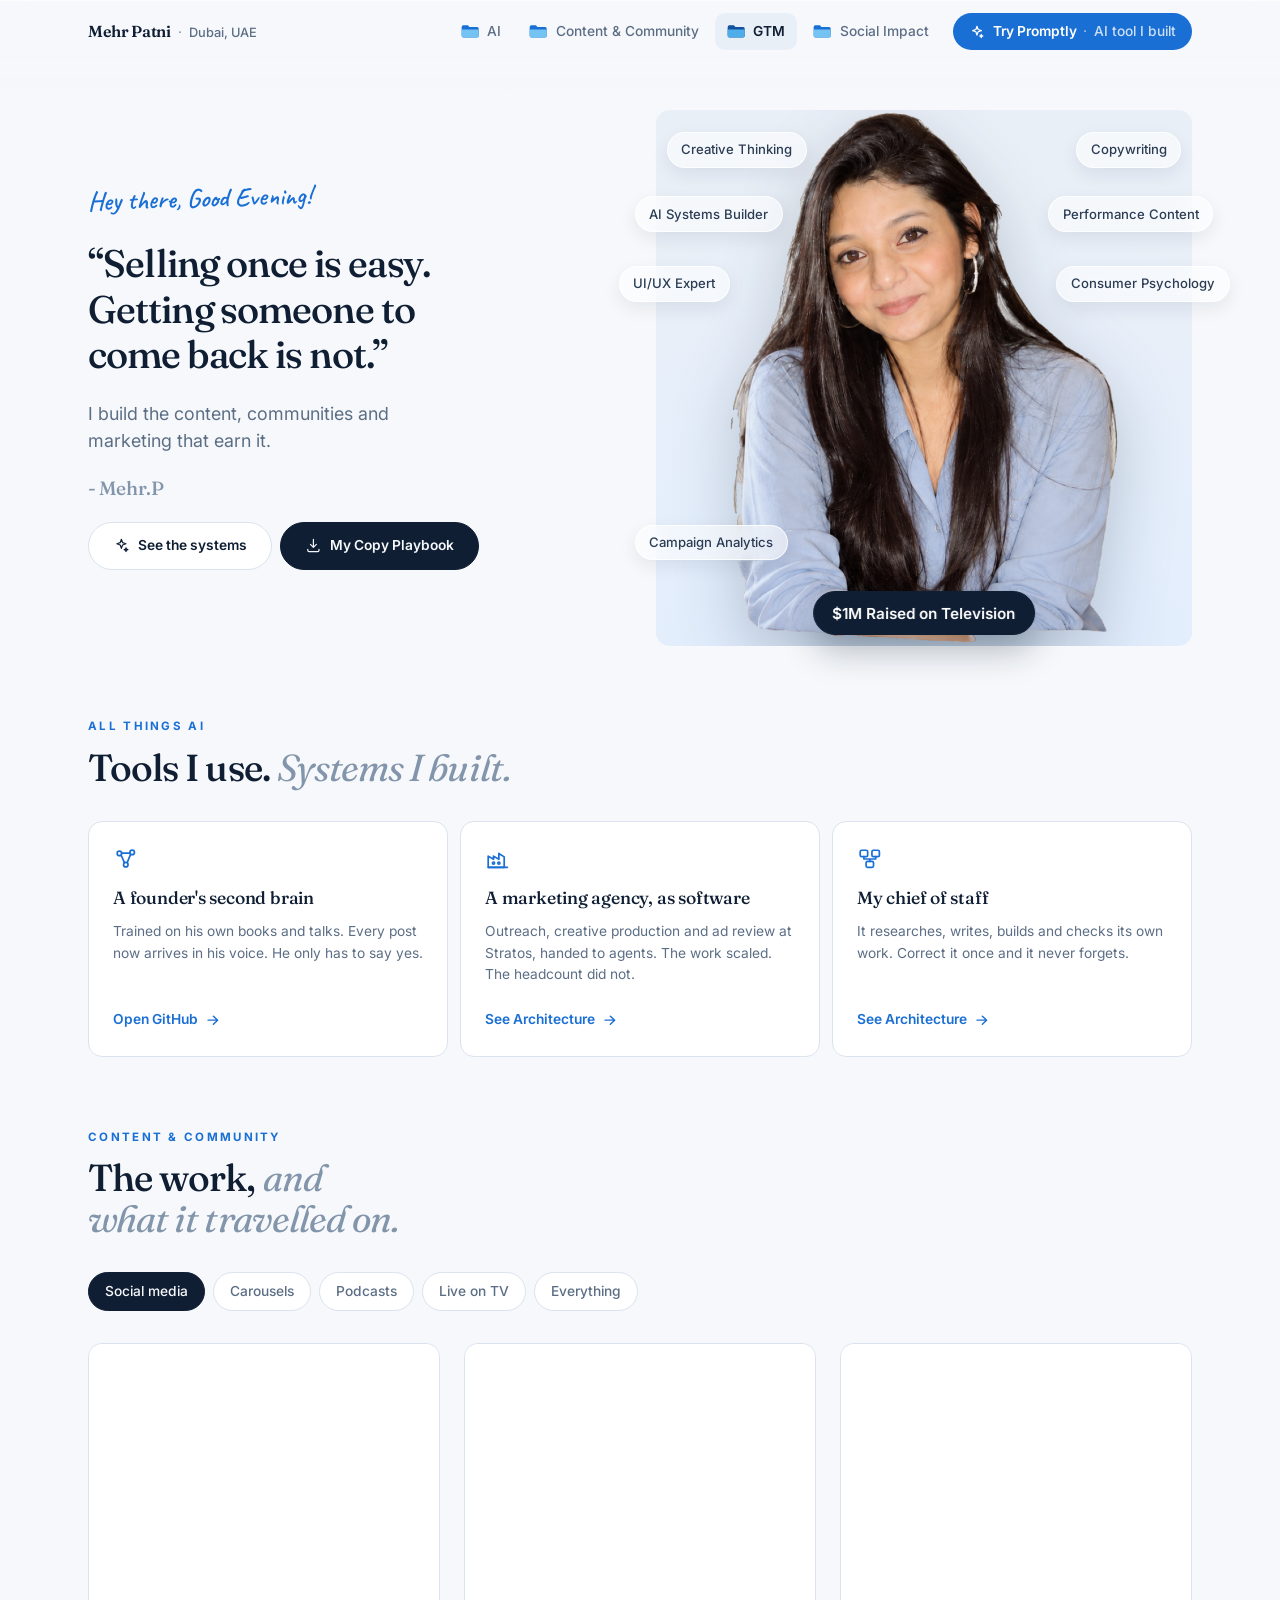
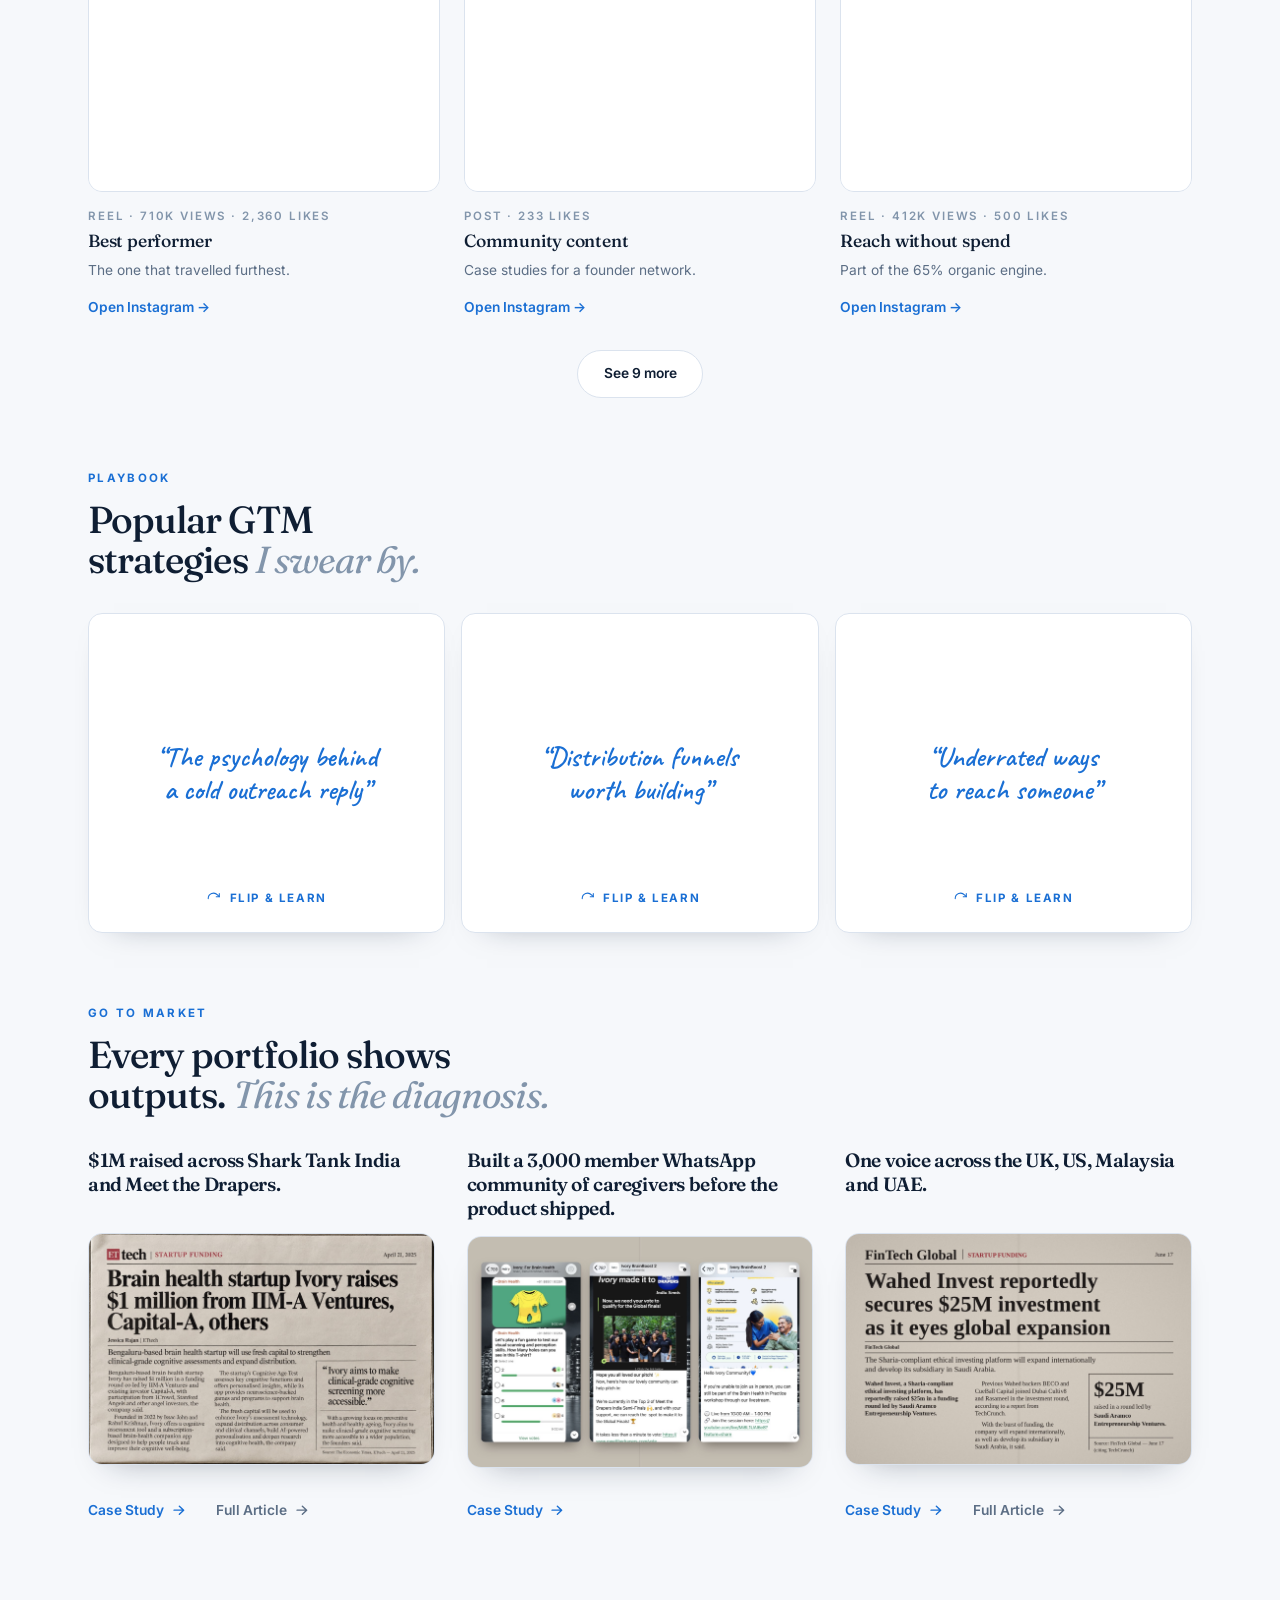
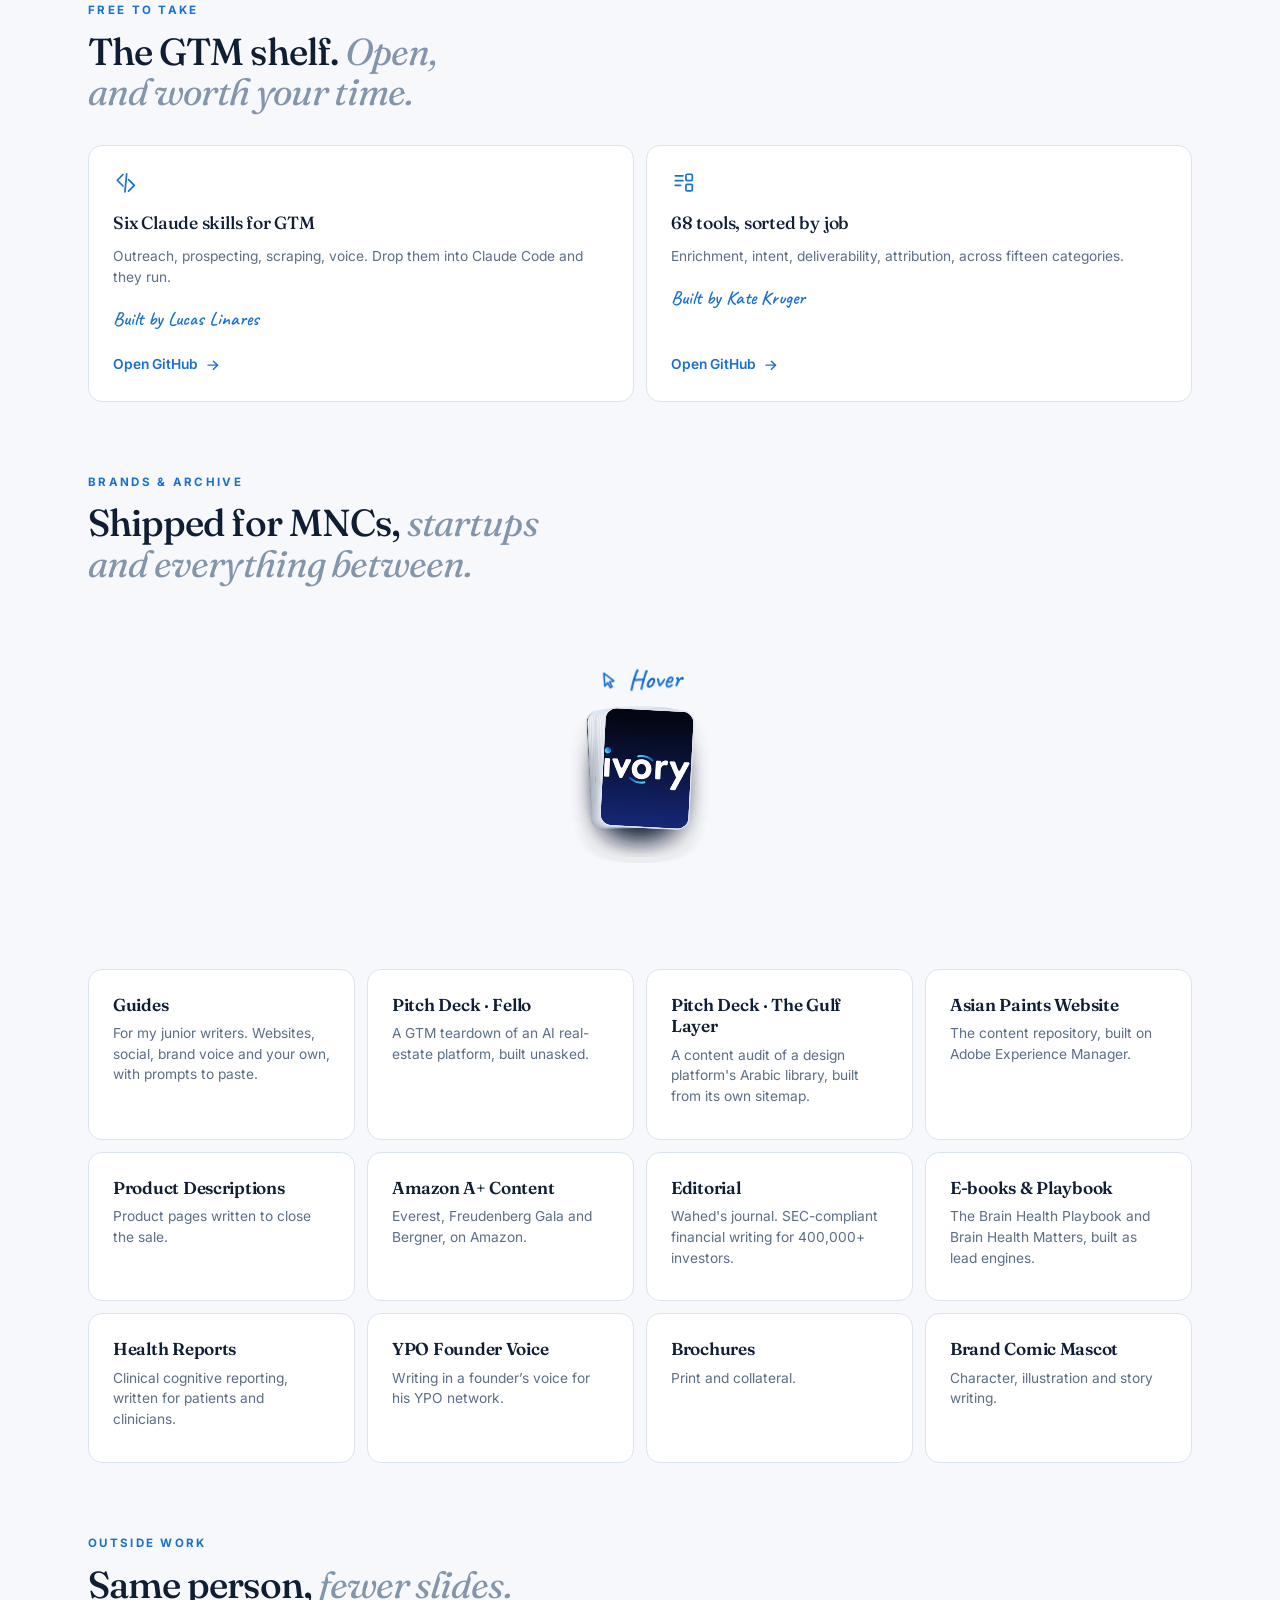
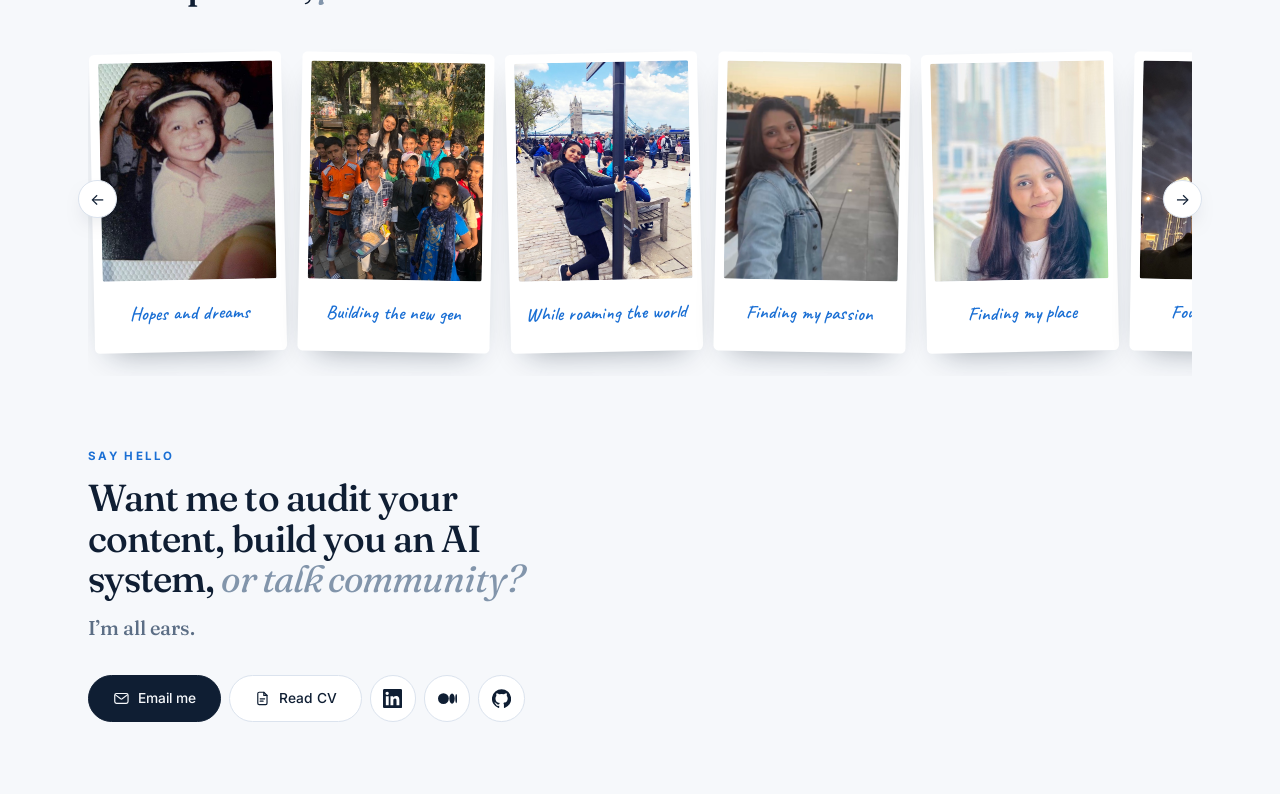
<file: index.html>
<!doctype html>
<html lang="en">
<head>
<meta charset="utf-8">
<meta name="viewport" content="width=device-width, initial-scale=1, viewport-fit=cover">
<title>Mehr | AI Content Strategist, Dubai</title>
<meta name="description" content="Mehr Patni, Dubai. Seven years of content, brand and community for products that take some explaining, and the AI systems that carry the routine half. Selected work, live.">
<link rel="icon" type="image/png" sizes="32x32" href="icon-32.png">
<link rel="icon" type="image/png" sizes="192x192" href="icon-192.png">
<link rel="apple-touch-icon" sizes="180x180" href="icon-180.png">
<meta name="theme-color" content="#1A6FD4">
<meta property="og:title" content="Mehr | AI Content Strategist, Dubai">
<meta property="og:description" content="Content, community and the AI systems behind them. Dubai.">
<meta property="og:image" content="https://mehrpatni.com/icon-512.png">
<meta property="og:url" content="https://mehrpatni.com/">
<meta property="og:type" content="website">
<meta name="twitter:card" content="summary">
<link rel="preconnect" href="https://fonts.googleapis.com">
<link rel="preconnect" href="https://fonts.gstatic.com" crossorigin>
<link href="https://fonts.googleapis.com/css2?family=Caveat:wght@600&family=Fraunces:ital,opsz,wght@0,9..144,400;0,9..144,500;0,9..144,600;1,9..144,400;1,9..144,500&family=Inter:wght@400;500;600;700&display=swap" rel="stylesheet">
<style>
/* Spacing and type run off one modular scale in rem, so everything reflows
   together when someone enlarges their text. No fixed pixel rhythm. */
:root{
  --paper:#F6F8FB; --paper-2:#E9EFF7; --ink:#0F1E33; --body:#2B3C53;
  --muted:#5C6E85; --faint:#8295AB;
  --accent:#1A6FD4; --accent-2:#74C3F2; --accent-soft:#E4EEFC;
  --line:#DBE3EE; --white:#fff; --wash:#EEF3FA;

  --s1:.25rem; --s2:.5rem; --s3:.75rem; --s4:1rem; --s5:1.5rem;
  --s6:2rem; --s7:3rem; --s8:4.5rem; --s9:6.5rem;
  --r:14px;

  /* Tracking is size specific: negative on display, neutral on body. */
  --t-display:clamp(2.9rem,8.2vw,5.8rem);
  --t-h2:clamp(1.6rem,3.2vw,2.35rem);
  --t-h3:1.1rem;
  --t-lede:clamp(1.05rem,1.6vw,1.3rem);
  --t-body:1.02rem;
  --t-small:.86rem;
  --t-micro:.72rem;
}
*{box-sizing:border-box}
html{scroll-behavior:smooth;scroll-padding-top:5rem;overflow-x:clip}
body{margin:0;background:var(--paper);color:var(--ink);
  font-family:Inter,system-ui,-apple-system,BlinkMacSystemFont,"Segoe UI",Helvetica,Arial,sans-serif;
  font-size:var(--t-body);line-height:1.55;-webkit-font-smoothing:antialiased;overflow-x:hidden}
h1,h2,h3{font-family:Fraunces,Georgia,serif;font-weight:500;margin:0}
a{color:inherit}
img{max-width:100%}
.wrap{max-width:72rem;margin:0 auto;padding:0 var(--s5)}

/* ── nav: translucent, and it fades into the page instead of ruling it off ── */
nav{position:sticky;top:0;z-index:50;
  background:color-mix(in srgb, var(--paper) 78%, transparent);
  -webkit-backdrop-filter:saturate(180%) blur(14px); backdrop-filter:saturate(180%) blur(14px);
  border-top:1px solid rgba(255,255,255,.65)}
nav::after{content:"";position:absolute;top:100%;left:0;right:0;height:1.75rem;
  background:linear-gradient(to bottom,var(--paper),transparent);pointer-events:none}
.nrow{display:flex;align-items:center;justify-content:space-between;gap:var(--s4);
  max-width:72rem;margin:0 auto;padding:var(--s3) var(--s5)}
.nme{font-family:Fraunces;font-weight:600;font-size:1rem;letter-spacing:-.02em;text-decoration:none;white-space:nowrap}
/* The location rides with the name in the bar, now that the hero eyebrow is gone. */
.nme span{font-family:Inter,system-ui,-apple-system,"Segoe UI",Helvetica,Arial,sans-serif;
  font-weight:500;font-size:.8rem;letter-spacing:0;color:var(--muted)}
.nme span::before{content:"\00b7";margin:0 .45rem;color:var(--faint)}
@media(max-width:48rem){.nme span{display:none}}
.nlinks{display:flex;gap:var(--s1);flex-wrap:wrap;align-items:center}
.nlinks a{display:inline-flex;align-items:center;gap:var(--s2);
  font-size:var(--t-small);font-weight:500;text-decoration:none;color:var(--muted);
  padding:var(--s2) var(--s3);border-radius:10px;
  transition:color .18s ease,background .18s ease}
.nlinks a:hover{color:var(--ink);background:var(--paper-2)}
.nlinks a.on{color:var(--ink);background:var(--paper-2);font-weight:600}
/* Finder folder. Two flat tones read better at 18px than a gradient does. */
.fld{width:1.15rem;height:auto;flex:0 0 auto;
  transition:transform .2s cubic-bezier(.2,.8,.2,1)}
.fld .bk{fill:#1A6FD4}
.fld .ft{fill:#74C3F2}
.nlinks a:hover .fld{transform:translateY(-1px) scale(1.06)}
.nlinks a.on .fld .bk{fill:#13529E}
.nlinks a.on .fld .ft{fill:#4FAEEA}
/* The tool is the one thing in the bar that leaves this page, so it is the
   only coloured item in it. */
.nlinks a.try{background:var(--accent);color:#fff;font-weight:600;border-radius:999px;
  padding:var(--s2) var(--s4);margin-left:var(--s2)}
.nlinks a.try:hover{background:#1560BC;color:#fff}
.nlinks a.try svg{width:1rem;height:1rem;flex:none}
.nlinks a.try i{font-style:normal;font-weight:500;opacity:.78;margin-left:.42rem}
.nlinks a.try i::before{content:"\00b7";margin-right:.42rem;opacity:.7}
@media(max-width:64rem){.nlinks a.try i{display:none}}

/* ── hero: an asymmetric split. The words get the page, the photograph gets
   the edge. Nothing is typeset on top of her face. ───────────────────────── */
header{padding:var(--s7) 0 0;position:relative}
.hero2{display:grid;grid-template-columns:minmax(0,1fr) minmax(0,1.08fr);
  gap:var(--s8);align-items:center}
.hcopy{max-width:40ch}
.eyebrow{font-size:var(--t-micro);font-weight:700;letter-spacing:.2em;text-transform:uppercase;
  color:var(--accent);margin:0 0 var(--s4)}
/* A handwritten line that reads the visitor's own clock. The HTML ships "Hey there"
   so the greeting is never blank if the script does not run. */
.hello{font-family:Caveat,"Bradley Hand","Segoe Script",cursive;font-weight:600;
  font-size:clamp(1.3rem,2.1vw,1.65rem);line-height:1.15;color:var(--accent);
  margin:0 0 var(--s5);transform:rotate(-1.6deg);transform-origin:0 100%}
/* "Good" is fixed. The time word turns into the right one: the first fades up and
   out while the real one fades up and in, and the box animates between the two
   widths so the line never jumps. No masking, because Caveat's descenders would
   be clipped by it. */
.swap{position:relative;display:inline-block;white-space:nowrap;
  transition:width .55s cubic-bezier(.2,.8,.2,1)}
.swap .w{transition:opacity .45s ease,transform .55s cubic-bezier(.2,.8,.2,1)}
.swap .w+.w{position:absolute;left:0;top:0}
.js #hreal{opacity:0;transform:translateY(.32em)}
.js .swap.go #hdecoy{opacity:0;transform:translateY(-.32em)}
.js .swap.go #hreal{opacity:1;transform:none}
@media(prefers-reduced-motion:reduce){
  #hdecoy{display:none}
  .js #hreal{position:static;opacity:1;transform:none}
  .swap{width:auto!important}
}
/* The name signs off the note instead of titling it. It is still the h1, so the
   surname is carried for search and screen readers without being set. */
.sign{font-size:1.2rem;font-weight:500;letter-spacing:-.015em;line-height:1;
  color:var(--faint);margin:var(--s5) 0 0}
.vh{position:absolute;width:1px;height:1px;margin:-1px;padding:0;overflow:hidden;
  clip:rect(0 0 0 0);clip-path:inset(50%);white-space:nowrap;border:0}
@media(prefers-reduced-motion:reduce){
  .decoy{display:none}
  .js .real{opacity:1;transform:none}
}
.name{font-size:clamp(2.6rem,6vw,4.4rem);font-weight:600;letter-spacing:-.04em;line-height:1}
/* The quote carries the page, so it takes the display face and the size.
   The line under it explains, the signature closes. Three clear steps. */
.say{margin:var(--s5) 0 0;font-family:Fraunces,Georgia,serif;font-weight:500;
  font-size:clamp(1.65rem,3vw,2.4rem);line-height:1.18;letter-spacing:-.028em;
  color:var(--ink);max-width:19ch}
.role{font-size:clamp(1.05rem,1.4vw,1.2rem);color:var(--muted);margin:var(--s5) 0 0;
  line-height:1.5;max-width:30ch}
.hfig{position:relative}
.keys{display:flex;flex-wrap:wrap;gap:var(--s2);margin:var(--s5) 0 0;padding:0;list-style:none}
.keys li{font-size:var(--t-small);font-weight:600;color:var(--ink);
  background:var(--accent-soft);border:1px solid #D2E2F8;border-radius:999px;
  padding:.42rem .85rem}
/* On a phone the pills were eating a whole screen, so only the one that carries
   proof survives. The rest are in the nav or further down in the work itself. */
@media(max-width:60rem){
  .keys li:not(:nth-child(8)){display:none}
}
/* Above 60rem the pills leave the flow and sit in the four empty corners of the
   portrait panel. The silhouette is contain-fitted to ~74% of the square's width,
   so the corners are blue ground and nothing lands on her face. */
@media(min-width:60.0625rem){
  .keys{display:block;margin:0}
  /* Seven of these are claims anyone could type. The eighth is a fact, so it
     takes the navy and the extra size and the eye goes there first. */
  .keys li{position:absolute;white-space:nowrap;z-index:2;
    font-size:.82rem;font-weight:500;color:var(--body);
    background:rgba(255,255,255,.55);-webkit-backdrop-filter:blur(10px);backdrop-filter:blur(10px);
    border-color:rgba(255,255,255,.8);box-shadow:0 .4rem 1.1rem rgba(15,30,51,.08)}
  .keys li:nth-child(1){top:4%;left:2%}
  .keys li:nth-child(2){top:16%;left:-4%}
  .keys li:nth-child(3){top:4%;right:2%}
  .keys li:nth-child(4){top:16%;right:-4%}
  .keys li:nth-child(5){top:29%;left:-7%}
  .keys li:nth-child(6){top:29%;right:-7%}
  .keys li:nth-child(7){bottom:16%;left:-4%}
  /* The centred pill uses the standalone translate property, not transform, so
     the float animation below can own transform without fighting the centring. */
  .keys li:nth-child(8){bottom:2%;left:50%;translate:-50% 0;
    font-size:.95rem;font-weight:600;color:#fff;padding:.58rem 1.15rem;
    background:var(--ink);border-color:var(--ink);
    box-shadow:0 .9rem 2.2rem rgba(15,30,51,.3)}

  /* Each pill drifts on its own clock. Different durations and delays, none of
     them whole multiples of each other, so they never fall into step. */
  .keys li{animation:bob var(--dur,6s) var(--del,0s) ease-in-out infinite alternate;
    transition:scale .22s cubic-bezier(.2,.8,.2,1),box-shadow .22s ease}
  .keys li:hover{scale:1.05;box-shadow:0 .8rem 2rem rgba(15,30,51,.18)}
  .keys li:nth-child(1){--dur:5.2s;--del:0s;   --bob:-15px; --rot:-1.4deg}
  .keys li:nth-child(2){--dur:6.1s;--del:.45s; --bob:-12px; --rot:1.2deg}
  .keys li:nth-child(3){--dur:4.9s;--del:.9s;  --bob:-14px; --rot:1.5deg}
  .keys li:nth-child(4){--dur:6.7s;--del:.2s;  --bob:-17px; --rot:-1.1deg}
  .keys li:nth-child(5){--dur:5.6s;--del:1.1s; --bob:-12px; --rot:-1.6deg}
  .keys li:nth-child(6){--dur:7.1s;--del:.6s;  --bob:-15px; --rot:1.3deg}
  .keys li:nth-child(7){--dur:5.0s;--del:1.4s; --bob:-13px; --rot:1.1deg}
  .keys li:nth-child(8){--dur:6.9s;--del:1.2s; --bob:-14px; --rot:-1deg}
  @keyframes bob{
    from{transform:translateY(0) rotate(0deg)}
    to{transform:translateY(var(--bob,-14px)) rotate(var(--rot,0deg))}
  }
  @media(prefers-reduced-motion:reduce){.keys li{animation:none}}
}

/* The cutout needs a tinted ground or its white outline disappears. */
.hshot{position:relative;margin:0;display:flex;align-items:flex-end;justify-content:center;
  border-radius:var(--r);aspect-ratio:1/1;overflow:hidden;
  background:radial-gradient(118% 92% at 50% 108%, #D8E8FA 0%, var(--accent-soft) 46%, var(--paper-2) 100%)}
.hshot img{width:92%;height:auto;max-height:100%;object-fit:contain;display:block;
  filter:drop-shadow(0 1.4rem 2rem rgba(15,30,51,.22))}

/* Someone else built these, so the credit is written in rather than printed.
   .grid.sys .card p sets size and colour, so the selector has to outrank it. */
.credit,.card p.credit,.grid.sys .card p.credit{
  font-family:Caveat,"Bradley Hand","Segoe Script",cursive;font-weight:600;
  font-size:1.2rem;line-height:1.15;color:var(--accent);margin:var(--s3) 0 0}

/* ── sections ───────────────────────────────────────────────────────────── */
section{padding:var(--s8) 0 0;scroll-margin-top:5rem}
.shead{margin-bottom:var(--s6);max-width:54ch}
h2{text-wrap:balance}
.snum{display:block;font-size:var(--t-micro);font-weight:700;letter-spacing:.2em;
  text-transform:uppercase;color:var(--accent);margin-bottom:var(--s3)}
h2{font-size:var(--t-h2);letter-spacing:-.025em;line-height:1.08}
h2 em{font-style:italic;font-weight:400;color:var(--faint)}
.shead p{margin:var(--s3) 0 0;color:var(--muted);font-size:var(--t-body)}
.shead p em{font-style:italic;color:var(--ink)}

/* Numbers sit beside the work they describe, not in a banner of their own. */

/* ── work gallery: flat, so thirteen pieces read as a gallery not as boxes ─ */
.grid{display:grid;grid-template-columns:repeat(auto-fill,minmax(19rem,1fr));gap:var(--s6) var(--s5)}
.card{display:flex;flex-direction:column;background:none;border:0}
.frame{position:relative;width:100%;background:var(--paper-2);border:1px solid var(--line);
  border-radius:var(--r);overflow:hidden;
  transition:transform .25s cubic-bezier(.2,.8,.2,1),box-shadow .25s ease}
.card:hover .frame{transform:translateY(-3px);box-shadow:0 1.4rem 3rem -2rem rgba(15,30,51,.45)}
.frame iframe{position:absolute;inset:0;width:100%;height:100%;border:0;display:block;background:#fff}
.ar-16x9{padding-top:56.25%} .ar-ig{padding-top:127%} .ar-a4{padding-top:129%}
.meta{padding:var(--s4) 0 0;display:flex;flex-direction:column;gap:var(--s1)}
.tag{font-size:var(--t-micro);letter-spacing:.16em;text-transform:uppercase;color:var(--faint);font-weight:600}
.card h3{font-size:var(--t-h3);letter-spacing:-.012em;line-height:1.25}
.card p{margin:var(--s1) 0 0;font-size:var(--t-small);color:var(--muted)}
.card .open{margin-top:var(--s3);font-size:var(--t-small);font-weight:600;text-decoration:none;color:var(--accent)}

/* ── 01: four cards, each with a line icon from the same family ─────────── */
.grid.sys{grid-template-columns:repeat(auto-fit,minmax(15rem,1fr));gap:var(--s3)}
.grid.sys .card{text-decoration:none;background:var(--white);border:1px solid var(--line);border-radius:var(--r);
  padding:var(--s5);transition:transform .25s cubic-bezier(.2,.8,.2,1),border-color .25s ease}
.grid.sys .card:hover{transform:translateY(-3px);border-color:var(--accent)}
.grid.sys .meta{padding:0;gap:var(--s2)}
.ico{width:1.6rem;height:1.6rem;color:var(--accent);margin-bottom:var(--s2)}
.grid.sys .tag{color:var(--faint)}
.grid.sys .card p{font-size:var(--t-small);line-height:1.55}
/* Icon, title, subcopy, then the call to action pinned to the bottom so the
   three cards line up however long their copy runs. */
.grid.sys .meta{flex:1}
.grid.sys .cta{margin-top:auto;padding-top:var(--s4);display:inline-flex;align-items:center;
  gap:.42rem;font-size:var(--t-small);font-weight:600;color:var(--accent)}
.grid.sys .cta .ar{width:1.02rem;height:1.02rem;flex:none;
  transition:transform .22s cubic-bezier(.2,.8,.2,1)}
.grid.sys .card:hover .cta .ar{transform:translateX(4px)}


/* ── filters ────────────────────────────────────────────────────────────── */
.filters{display:flex;flex-wrap:wrap;gap:var(--s2);margin:0 0 var(--s6)}
.filters button{font:inherit;font-size:var(--t-small);font-weight:500;cursor:pointer;
  background:var(--white);border:1px solid var(--line);color:var(--muted);
  border-radius:999px;padding:var(--s2) var(--s4);
  transition:color .16s ease,background .16s ease,border-color .16s ease}
.filters button:hover{border-color:var(--accent);color:var(--ink)}
.filters button.on{background:var(--ink);border-color:var(--ink);color:var(--paper)}
.card[hidden]{display:none!important}
/* Three cards on load. The rest are a click away, so the section opens short. */
.moreline{display:flex;justify-content:center;margin-top:var(--s6)}
.morebtn{appearance:none;cursor:pointer;font:inherit;font-size:var(--t-small);font-weight:600;
  color:var(--ink);background:var(--white);border:1px solid var(--line);border-radius:999px;
  padding:.75rem 1.6rem;min-height:44px;transition:border-color .18s ease,transform .18s ease}
.morebtn:hover{border-color:var(--accent);transform:translateY(-1px)}
.moreline[hidden]{display:none!important}

/* ── gtm ────────────────────────────────────────────────────────────────── */
.probs{display:grid;grid-template-columns:repeat(auto-fit,minmax(17rem,1fr));gap:var(--s6);align-items:stretch}
/* Equal-height columns, with the outcome and the link pinned to the bottom so
   they line up across all three regardless of how long the copy above runs. */
.prob{display:flex;flex-direction:column}
.prob .m{flex:0 0 auto}
/* Two lines' worth of room, so a one-line outcome still starts level with a
   two-line one across the row. */
.prob .cta{margin-top:auto;padding-top:var(--s4);align-self:flex-start}
/* Two links sit on one row, the case study first and the press second. */
.prob .ctarow{margin-top:auto;padding-top:var(--s4)}
.prob .ctarow .cta{margin:0 var(--s5) var(--s2) 0;padding-top:0;vertical-align:top}
.cta.alt{color:var(--muted)}
.cta.alt:hover{color:var(--accent);border-bottom-color:var(--accent)}
.cta{display:inline-flex;align-items:center;gap:.42rem;margin-top:var(--s4);font-size:var(--t-small);font-weight:600;
  color:var(--accent);text-decoration:none;border-bottom:1px solid transparent;
  transition:border-color .18s ease}
.cta:hover{border-bottom-color:var(--accent)}
.cta .ar{width:1.02rem;height:1.02rem;flex:none;
  transition:transform .22s cubic-bezier(.2,.8,.2,1)}
.cta:hover .ar{transform:translateX(4px)}
.story{display:block;width:100%;height:auto;max-width:100%;margin:0 0 var(--s4);
  background:var(--white);border:1px solid var(--line);border-radius:var(--r);padding:var(--s3)}
.prob .m{font-size:var(--t-small);line-height:1.55;margin:0 0 var(--s4);color:var(--muted)}
/* The result leads, the newspaper sits under it, the explanation follows. */
.prob .r{font-family:Fraunces;font-size:1.2rem;font-weight:600;letter-spacing:-.022em;
  line-height:1.25;color:var(--ink);margin:0 0 var(--s4);min-height:3.6em}
.prob .clip{margin:0 0 var(--s4);border-radius:var(--r);overflow:hidden;
  border:1px solid var(--line);background:var(--paper-2);
  box-shadow:0 1rem 2rem -1.4rem rgba(15,30,51,.4)}
.prob .clip img{display:block;width:100%;height:auto;aspect-ratio:3/2;object-fit:cover}
.prob .clip{flex:0 0 auto}
.prob .r{flex:0 0 auto}

/* ── brands ─────────────────────────────────────────────────────────────── */
.tiles{display:grid;grid-template-columns:repeat(auto-fill,minmax(16rem,1fr));gap:var(--s3)}
/* The archive is a long list, so each tile has to be readable at a glance: a
   serif title doing the naming, the line under it in grey, an arrow on hover. */
.tile{position:relative;background:var(--white);border:1px solid var(--line);
  border-radius:var(--r);padding:var(--s5) var(--s5) var(--s6);text-decoration:none;
  color:inherit;display:flex;flex-direction:column;gap:var(--s2);overflow:hidden;
  transition:border-color .18s ease,transform .18s ease,box-shadow .18s ease}
.tile::before{content:"";position:absolute;left:0;top:0;bottom:0;width:3px;
  background:var(--accent);transform:scaleY(0);transform-origin:50% 0;
  transition:transform .22s cubic-bezier(.2,.8,.2,1)}
.tile:hover{border-color:var(--accent);transform:translateY(-2px);
  box-shadow:0 1rem 2.2rem -1.6rem rgba(15,30,51,.5)}
.tile:hover::before{transform:scaleY(1)}
.tile .t{font-family:Fraunces,Georgia,serif;font-weight:600;font-size:1.08rem;
  letter-spacing:-.016em;line-height:1.25;color:var(--ink)}
.tile .s{font-size:var(--t-small);color:var(--muted);line-height:1.5}
.tile::after{content:"\2197";position:absolute;right:var(--s4);bottom:var(--s3);
  font-size:.86rem;color:var(--accent);opacity:0;transform:translate(-3px,3px);
  transition:opacity .2s ease,transform .2s ease}
.tile:hover::after{opacity:1;transform:none}
/* No cursor, no hover: the affordance has to be visible from the start. */
@media(hover:none){
  .tile::before{transform:scaleY(1);opacity:.45}
  .tile::after{opacity:.75;transform:none}
}

/* ── floating brand field ───────────────────────────────────────────────── */
/* Tiles drift as you scroll. Only transform moves, so it stays on the
   compositor. Swap .chip's text for <img> when real logo files arrive. */
/* ── the hand ──────────────────────────────────────────────────────────
   At rest a squared stack with one handwritten word on it. Hovering fans it
   open from the middle outward, each card a beat behind the last. ─────── */
.hand{position:relative;height:clamp(15rem,24vw,19rem);display:grid;place-items:center;
  cursor:pointer;touch-action:manipulation;margin:var(--s6) 0 var(--s7)}
.hand:focus-visible{outline:2px solid var(--accent);outline-offset:6px;border-radius:var(--r)}
.cue{position:absolute;z-index:40;display:flex;align-items:center;gap:var(--s2);
  will-change:opacity,transform;
  font-family:Caveat,"Bradley Hand",cursive;font-size:1.7rem;font-weight:600;color:var(--accent);
  transform:translateY(-5.6rem) rotate(-2deg);
  transition:opacity .28s ease,transform .38s cubic-bezier(.2,.8,.2,1);pointer-events:none}
.cue svg{width:1.4rem;height:1.4rem}
.cue b{font-weight:600}
.cue-t,.cue .ic-t{display:none}
@media(hover:none){ .cue-h,.cue .ic-h{display:none} .cue-t{display:inline} .cue .ic-t{display:block} }
.hand.open .cue{opacity:0;transform:translateY(-7rem) rotate(-2deg)}
@media(hover:hover){
  .hand:hover .cue{opacity:0;transform:translateY(-7rem) rotate(-2deg)}
}

.chip{--w:clamp(4.6rem,7vw,6.2rem);
  position:absolute;top:50%;left:50%;width:var(--w);aspect-ratio:3/4;
  margin:calc(var(--w) * -.667) 0 0 calc(var(--w) / -2);
  background:var(--white);border:1px solid var(--line);border-radius:12px;
  display:grid;place-items:center;padding:var(--s3);text-decoration:none;
  box-shadow:0 1rem 2.2rem -1.4rem rgba(15,30,51,.5);
  transform:translateX(var(--rx)) rotate(var(--rr));
  transition:transform .6s cubic-bezier(.22,.9,.24,1),box-shadow .3s ease,border-color .2s ease;
  transition-delay:calc(var(--d) * 24ms)}
.chip img{width:84%;height:auto;max-height:64%;object-fit:contain}
.chip.fill{padding:0;overflow:hidden}
.chip.fill img{width:100%;height:100%;max-height:none;object-fit:cover;border-radius:11px}
.hand.open .chip{transform:translateX(var(--x)) translateY(var(--y)) rotate(var(--rot))}
@media(hover:hover){
  .hand:hover .chip{transform:translateX(var(--x)) translateY(var(--y)) rotate(var(--rot))}
  .hand .chip:hover{z-index:60;border-color:var(--accent);
    box-shadow:0 1.6rem 3rem -1.2rem rgba(15,30,51,.6)}
}
/* A twelve-card fan needs room. Below 52rem there is none, so the hand
   deals the cards into a grid instead: still hidden until you ask, still
   not a logo bar, but every mark readable. Closed, the cards take no
   space at all, so the section does not sit on an empty hole. */
@media(max-width:52rem){
  .hand{display:block;position:relative;height:auto;min-height:8.5rem;
    margin:var(--s5) 0 var(--s6)}
  .cue{top:50%;left:50%;transform:translate(-50%,-50%) rotate(-2deg)}
  .hand.open .cue{opacity:0;transform:translate(-50%,-50%) translateY(-.8rem) rotate(-2deg)}
  .chip{position:absolute;top:50%;left:50%;width:4.6rem;aspect-ratio:1;
    margin:-2.3rem 0 0 -2.3rem;opacity:0;pointer-events:none;
    transform:translateY(8px) scale(.9);
    transition:opacity .3s ease,transform .4s cubic-bezier(.2,.8,.2,1)}
  .hand.open{display:grid;grid-template-columns:repeat(4,1fr);gap:var(--s3);
    min-height:0;place-items:stretch}
  .hand.open .chip{position:static;width:auto;margin:0;opacity:1;pointer-events:auto;
    transform:none;transition-delay:calc(var(--i) * 32ms)}
  .chip img{max-height:72%}
}
@media(max-width:24rem){ .hand{grid-template-columns:repeat(3,1fr)} }
@media(prefers-reduced-motion:reduce){.chip{transition:none}}

/* ── the playbook: three cards that turn ────────────────────────────────
   The title is the whole front. The diagram is behind it, so the section
   reads as three questions rather than three dense drawings at once.
   Hover turns it on a pointer; tap or Enter turns it on anything else. */
.dgrid{display:grid;grid-template-columns:repeat(3,1fr);gap:var(--s4);margin-top:var(--s6)}
.dblk{appearance:none;border:0;padding:0;background:none;font:inherit;color:inherit;
  cursor:pointer;display:block;position:relative;width:100%;
  height:clamp(17rem,25vw,20.5rem);perspective:1400px;text-align:center}
/* Absolute rather than height:100%: a percentage height will not resolve
   against a button's content box, which collapses both faces to nothing. */
.dblk .inner{position:absolute;inset:0;transform-style:preserve-3d;
  transition:transform .62s cubic-bezier(.2,.8,.2,1)}
.dblk[aria-expanded="true"] .inner{transform:rotateY(180deg)}
@media(hover:hover){.dblk:hover .inner{transform:rotateY(180deg)}}
.dblk:focus-visible{outline:2px solid var(--accent);outline-offset:4px;border-radius:var(--r)}
.face{position:absolute;inset:0;backface-visibility:hidden;-webkit-backface-visibility:hidden;
  border-radius:var(--r);border:1px solid var(--line);background:var(--white);
  display:grid;place-items:center;padding:var(--s5);
  box-shadow:0 .8rem 2rem -1.6rem rgba(15,30,51,.5)}
.front .t{display:block;font-family:Caveat,"Bradley Hand","Segoe Script",cursive;
  font-weight:600;font-size:clamp(1.6rem,2.2vw,1.95rem);letter-spacing:0;line-height:1.18;
  color:var(--accent);max-width:17ch}
.front .t::before{content:"\201C"}
.front .t::after{content:"\201D"}
.hintrow{position:absolute;left:0;right:0;bottom:var(--s5);display:flex;align-items:center;
  justify-content:center;gap:var(--s2);font-size:var(--t-micro);font-weight:700;
  letter-spacing:.14em;text-transform:uppercase;color:var(--accent)}
.hintrow svg{width:.95rem;height:.95rem}
.back{transform:rotateY(180deg)}
.dg{display:block;width:100%;height:auto;max-height:100%}
/* The six channels are the third card's drawing, so they live inside a face. */
.mgrid{display:grid;grid-template-columns:repeat(2,1fr);gap:var(--s5) var(--s4);
  width:100%;align-content:center}
.mt{display:flex;flex-direction:column;align-items:center;gap:var(--s2);
  font-size:var(--t-small);font-weight:600;color:var(--ink);line-height:1.25;text-align:center}
.mi{width:1.5rem;height:1.5rem;flex:none;color:var(--accent)}
@media(prefers-reduced-motion:reduce){.dblk .inner{transition:none}}
@media(max-width:52rem){.dgrid{grid-template-columns:1fr;gap:var(--s4)}
  .dblk{height:19rem}.mgrid{max-width:22rem;margin-inline:auto}}

/* ── phones: long stacks glide sideways instead of running down the page ──
   The strip bleeds to both screen edges so the next card peeks in and the
   gesture is obvious without a visible scrollbar. ──────────────────────── */
@media(max-width:52rem){
  #workgrid,.tiles,.grid.sys,.probs,.dgrid{
    display:flex!important;flex-wrap:nowrap;gap:var(--s4);
    overflow-x:auto;overscroll-behavior-x:contain;scroll-snap-type:x mandatory;
    scrollbar-width:none;-webkit-overflow-scrolling:touch;
    margin-inline:calc(var(--s5) * -1);padding:0 var(--s5) var(--s4);
    scroll-padding-inline:var(--s5)}
  #workgrid::-webkit-scrollbar,.tiles::-webkit-scrollbar,.grid.sys::-webkit-scrollbar,
  .probs::-webkit-scrollbar,.dgrid::-webkit-scrollbar{display:none}
  #workgrid > *,.tiles > *,.grid.sys > *,.probs > *,.dgrid > *{
    flex:0 0 80%;max-width:80%;scroll-snap-align:start}
  .tiles > *{flex-basis:68%;max-width:68%}
  .dgrid > *{flex-basis:86%;max-width:86%}
  .dgrid{gap:var(--s4)}
  .dblk .dg,.dblk .mgrid{max-width:100%}
  .mgrid{min-height:0;grid-template-columns:repeat(2,1fr)}
  /* The filters ride on one line as well, rather than stacking three deep. */
  .filters{flex-wrap:nowrap;overflow-x:auto;scrollbar-width:none;
    margin-inline:calc(var(--s5) * -1);padding:0 var(--s5) var(--s2)}
  .filters::-webkit-scrollbar{display:none}
  .filters button{flex:none}
}

/* ── outside work: a scroll-snapped strip, tilted just enough to feel human ── */
.carousel{position:relative}
.track{display:flex;gap:var(--s4);overflow-x:auto;padding:var(--s4) var(--s1) var(--s5);
  scroll-snap-type:x mandatory;scrollbar-width:none;-webkit-overflow-scrolling:touch}
.track::-webkit-scrollbar{display:none}
.shot{flex:0 0 auto;margin:0;width:clamp(9.5rem,15vw,12rem);scroll-snap-align:center;
  background:var(--white);padding:.55rem .55rem .5rem;border-radius:5px;
  box-shadow:0 .9rem 2rem -1.1rem rgba(15,30,51,.45);
  transition:transform .28s cubic-bezier(.2,.8,.2,1),box-shadow .28s ease}
/* height:auto is load bearing. Without it the width/height attributes on the
   img win over aspect-ratio and every card renders three times too tall. */
.shot img{display:block;width:100%;height:auto;aspect-ratio:4/5;object-fit:cover;
  object-position:50% 42%;border-radius:2px;background:var(--paper-2)}
/* The caption lives in the polaroid's own white margin, never over the photo. */
.shot figcaption{font-family:Caveat,"Bradley Hand","Segoe Script",cursive;font-weight:600;
  font-size:1.18rem;line-height:1.15;color:var(--accent);text-align:center;
  height:3.4em;display:flex;align-items:center;justify-content:center;
  padding:.5rem .25rem .2rem}
.shot:nth-child(odd){transform:rotate(-1.2deg)}
.shot:nth-child(even){transform:rotate(1deg)}
.shot:hover{transform:rotate(0) translateY(-5px) scale(1.02);
  box-shadow:0 1.8rem 3rem -1.4rem rgba(15,30,51,.5);z-index:2}
.cnav{position:absolute;top:42%;z-index:3;width:2.4rem;height:2.4rem;border-radius:50%;
  border:1px solid var(--line);background:var(--white);color:var(--ink);cursor:pointer;
  font:inherit;font-size:1rem;line-height:1;display:grid;place-items:center;
  box-shadow:0 .6rem 1.4rem -.8rem rgba(15,30,51,.5);transition:border-color .18s ease}
.cnav:hover{border-color:var(--accent);color:var(--accent)}
.cnav.prev{left:-.6rem} .cnav.next{right:-.6rem}
@media(max-width:48rem){.cnav{display:none}}

.links{display:flex;flex-wrap:wrap;gap:var(--s2);margin-top:var(--s6)}
.hcta{display:flex;flex-wrap:wrap;align-items:center;gap:var(--s2);margin-top:var(--s5)}
.hcta a{display:inline-flex;align-items:center;gap:var(--s2);background:var(--white);border:1px solid var(--line);
  border-radius:999px;padding:var(--s3) var(--s5);font-size:var(--t-small);font-weight:600;
  text-decoration:none;transition:border-color .18s ease,transform .18s ease}
.hcta a:hover{border-color:var(--accent);transform:translateY(-1px)}
.hcta a.primary{background:var(--ink);color:var(--paper);border-color:var(--ink)}
.links a{display:inline-flex;align-items:center;gap:var(--s2);background:var(--white);
  border:1px solid var(--line);border-radius:999px;padding:var(--s3) var(--s5);
  font-size:var(--t-small);font-weight:500;text-decoration:none;
  transition:border-color .18s ease,transform .18s ease}
.links a:hover{border-color:var(--accent);transform:translateY(-1px)}
.bi{width:1.05rem;height:1.05rem;flex:0 0 auto}
.links a.primary{background:var(--ink);color:var(--paper);border-color:var(--ink)}

/* ── the close: one question, one address, three marks ─────────────────── */
#contact{position:relative}
#contact .ears{margin:var(--s3) 0 0;font-family:Fraunces,Georgia,serif;font-size:1.25rem;
  font-weight:500;color:var(--muted)}
#contact .links{margin-top:var(--s6);align-items:center;padding-bottom:var(--s8)}
.links a.sico{display:inline-grid;place-items:center;width:2.9rem;height:2.9rem;flex:none;
  padding:0;border-radius:50%;color:var(--ink)}
.links a.sico svg{width:1.2rem;height:1.2rem}
.links a.sico:hover{color:var(--accent);border-color:var(--accent)}

/* Only transform and opacity animate, so this stays on the compositor. */
.js .rv{opacity:0;transform:translateY(.9rem);
  transition:opacity .5s ease,transform .5s cubic-bezier(.2,.8,.2,1)}
.js .rv.in{opacity:1;transform:none}

@media(max-width:60rem){
  .steps{grid-template-columns:1fr;gap:var(--s6)}
  .hero2{grid-template-columns:1fr;gap:var(--s6)}
  .hcopy{max-width:none}
  .hshot{aspect-ratio:4/3}
}
@media(max-width:48rem){
  header{padding:var(--s7) 0 var(--s6)} section{padding:var(--s8) 0 0} .ghost{display:none}
  .nlinks a{padding:var(--s1) var(--s2);font-size:var(--t-micro)}
}
/* ── phones ─────────────────────────────────────────────────────────────── */
@media(max-width:34rem){
  /* The name is three centimetres below in the hero, so the bar gives its space
     to the three labels, which are the actual navigation. */
  .nme{display:none}
  .nlinks{width:100%;justify-content:space-between;gap:0}
  .nlinks a.try{order:-1;width:100%;justify-content:center;margin:0 0 var(--s2)}
  .nlinks a.try i{display:inline}
  .nlinks a{padding:.6rem .5rem;font-size:.76rem;min-height:44px}
  .fld{width:1rem}
  header{padding:var(--s5) 0 0}
  /* Portrait scales to the panel height instead of leaving blue above and below. */
  .hshot{aspect-ratio:5/4}
  .hshot img{width:auto;height:100%;max-width:94%;margin:0 auto}
  /* Comfortable thumb targets. */
  .filters button{min-height:44px;padding:var(--s2) var(--s5)}
  .hcta a,.links a{min-height:44px}
  .shot{width:11.5rem}
}
@media(max-width:27rem){
  .wrap,.nrow{padding-left:var(--s4);padding-right:var(--s4)}
  .grid,.tiles,.probs,.steps{grid-template-columns:1fr}
}
/* Three independent accessibility signals, three different answers. */
@media(prefers-reduced-motion:reduce){
  *{transition:none!important;animation:none!important}
  .rv{opacity:1;transform:none}
  html{scroll-behavior:auto}
}
@media(prefers-reduced-transparency:reduce){
  nav{background:var(--paper);-webkit-backdrop-filter:none;backdrop-filter:none}
}
@media(prefers-contrast:more){
  :root{--muted:#3C4C63;--faint:#4C5E76;--line:#A9B6C8}
  nav{background:var(--paper)}
}
@media(max-width:34rem){.nlinks a:not(.try){padding-left:3px;padding-right:3px;gap:4px}}
</style>
</head>
<body>
<script>document.documentElement.classList.add('js');</script>

<nav id="nav">
  <div class="nrow">
    <a class="nme" href="#top">Mehr Patni<span>Dubai, UAE</span></a>
    <div class="nlinks">
      <a href="#ai"><svg class="fld" viewBox="0 0 28 22" aria-hidden="true"><path class="bk" d="M1 4.6A2.6 2.6 0 013.6 2h6.9l2.3 2.5h11.6A2.6 2.6 0 0127 7.1V18a2.6 2.6 0 01-2.6 2.6H3.6A2.6 2.6 0 011 18V4.6z"/><path class="ft" d="M1 8.2h26V18a2.6 2.6 0 01-2.6 2.6H3.6A2.6 2.6 0 011 18V8.2z"/></svg><span>AI</span></a>
      <a href="#content"><svg class="fld" viewBox="0 0 28 22" aria-hidden="true"><path class="bk" d="M1 4.6A2.6 2.6 0 013.6 2h6.9l2.3 2.5h11.6A2.6 2.6 0 0127 7.1V18a2.6 2.6 0 01-2.6 2.6H3.6A2.6 2.6 0 011 18V4.6z"/><path class="ft" d="M1 8.2h26V18a2.6 2.6 0 01-2.6 2.6H3.6A2.6 2.6 0 011 18V8.2z"/></svg><span>Content &amp; Community</span></a>
      <a href="#gtm"><svg class="fld" viewBox="0 0 28 22" aria-hidden="true"><path class="bk" d="M1 4.6A2.6 2.6 0 013.6 2h6.9l2.3 2.5h11.6A2.6 2.6 0 0127 7.1V18a2.6 2.6 0 01-2.6 2.6H3.6A2.6 2.6 0 011 18V4.6z"/><path class="ft" d="M1 8.2h26V18a2.6 2.6 0 01-2.6 2.6H3.6A2.6 2.6 0 011 18V8.2z"/></svg><span>GTM</span></a>
      <a href="impact.html"><svg class="fld" viewBox="0 0 28 22" aria-hidden="true"><path class="bk" d="M1 4.6A2.6 2.6 0 013.6 2h6.9l2.3 2.5h11.6A2.6 2.6 0 0127 7.1V18a2.6 2.6 0 01-2.6 2.6H3.6A2.6 2.6 0 011 18V4.6z"/><path class="ft" d="M1 8.2h26V18a2.6 2.6 0 01-2.6 2.6H3.6A2.6 2.6 0 011 18V8.2z"/></svg><span>Social Impact</span></a>
      <a class="try" href="promptly/index.html"><svg viewBox="0 0 24 24" fill="none" stroke="currentColor" stroke-width="1.8" stroke-linecap="round" stroke-linejoin="round" aria-hidden="true"><path d="M12 3.4 13.7 8.3 18.6 10 13.7 11.7 12 16.6 10.3 11.7 5.4 10l4.9-1.7z"/><path d="M18.4 15.6l.6 1.8 1.8.6-1.8.6-.6 1.8-.6-1.8-1.8-.6 1.8-.6z"/></svg><span>Try Promptly<i>AI tool I built</i></span></a>
    </div>
  </div>
</nav>

<div class="wrap" id="top">

  <header>
    <div class="hero2">
      <div class="hcopy">
        <p class="hello">Hey there, <span id="hgood">Good </span><span class="swap" id="hswap"><span class="w" id="hdecoy">Morning</span><span class="w" id="hreal">Evening</span></span>!</p>
        <blockquote class="say">&ldquo;Selling once is easy.
        Getting someone to come back is not.&rdquo;</blockquote>
        <p class="role">I build the content, communities and marketing that earn it.</p>
        <h1 class="sign">- Mehr<span class="vh"> Patni</span>.P</h1>
        <div class="hcta">
          <a href="#ai"><svg class="bi" viewBox="0 0 24 24" fill="none" stroke="currentColor" stroke-width="1.7" stroke-linecap="round" stroke-linejoin="round" aria-hidden="true"><path d="M12 3.2 13.7 8l4.8 1.7-4.8 1.7L12 16.2l-1.7-4.8L5.5 9.7 10.3 8z"/><path d="M18.6 15.4l.7 2 2 .7-2 .7-.7 2-.7-2-2-.7 2-.7z"/></svg><span>See the systems</span></a>
          <a class="primary" href="guides/Mehr Patni - Copy Guides for Junior Writers.pdf" download><svg class="bi" viewBox="0 0 24 24" fill="none" stroke="currentColor" stroke-width="1.7" stroke-linecap="round" stroke-linejoin="round" aria-hidden="true"><path d="M12 3.5v11M7.8 10.6 12 14.8l4.2-4.2M4 17.5v1.6A1.9 1.9 0 0 0 5.9 21h12.2a1.9 1.9 0 0 0 1.9-1.9v-1.6"/></svg><span>My Copy Playbook</span></a>
        </div>
      </div>
      <div class="hfig">
      <figure class="hshot">
        <img src="mehr-cut.png" alt="Mehr Patni" width="644" height="875" fetchpriority="high">
      </figure>
      <ul class="keys">
        <li>Creative Thinking</li>
        <li>AI Systems Builder</li>
        <li>Copywriting</li>
        <li>Performance Content</li>
        <li>UI/UX Expert</li>
        <li>Consumer Psychology</li>
        <li>Campaign Analytics</li>
        <li>$1M Raised on Television</li>
      </ul>
      </div>
    </div>

  </header>

  <!-- ─────────── 01 all things ai ─────────── -->
  <section id="ai">
    <div class="shead rv">
      <span class="snum">All things AI</span>
      <h2>Tools I use. <em>Systems I built.</em></h2>
    </div>
    <div class="grid sys">
      <a class="card rv" href="https://github.com/mehrpatni9-lgtm/magna-brain" target="_blank" rel="noopener"><div class="meta">
        <svg class="ico" viewBox="0 0 24 24" fill="none" stroke="currentColor" stroke-width="1.6" stroke-linecap="round" stroke-linejoin="round" aria-hidden="true"><circle cx="6" cy="7" r="2.1"/><circle cx="18" cy="6" r="2.1"/><circle cx="12" cy="17.5" r="2.1"/><path d="M7.7 8.7 10.7 15.6M16.5 7.8 13.3 15.6M8.1 6.7h7.8"/></svg>
        <h3>A founder's second brain</h3>
        <p>Trained on his own books and talks. Every post now arrives in his voice. He only has
        to say yes.</p>
        <span class="cta">Open GitHub <svg class="ar" viewBox="0 0 24 24" fill="none" stroke="currentColor" stroke-width="2.1" stroke-linecap="round" stroke-linejoin="round" aria-hidden="true"><path d="M4.5 12h13.3M12.3 6.1 18.6 12l-6.3 5.9"/></svg></span>
      </div></a>
      <a class="card rv" href="systems/stratos.html" target="_blank" rel="noopener"><div class="meta">
        <svg class="ico" viewBox="0 0 24 24" fill="none" stroke="currentColor" stroke-width="1.6" stroke-linecap="round" stroke-linejoin="round" aria-hidden="true"><path d="M3 20V9.5l5 3v-3l5 3V7l5 3.2V20z"/><path d="M3 20h18"/><circle cx="8" cy="16" r="1"/><circle cx="13" cy="16" r="1"/></svg>
        <h3>A marketing agency, as software</h3>
        <p>Outreach, creative production and ad review at Stratos, handed to agents. The work
        scaled. The headcount did not.</p>
        <span class="cta">See Architecture <svg class="ar" viewBox="0 0 24 24" fill="none" stroke="currentColor" stroke-width="2.1" stroke-linecap="round" stroke-linejoin="round" aria-hidden="true"><path d="M4.5 12h13.3M12.3 6.1 18.6 12l-6.3 5.9"/></svg></span>
      </div></a>
      <a class="card rv" href="systems/chief-of-staff.html" target="_blank" rel="noopener"><div class="meta">
        <svg class="ico" viewBox="0 0 24 24" fill="none" stroke="currentColor" stroke-width="1.6" stroke-linecap="round" stroke-linejoin="round" aria-hidden="true"><rect x="3" y="4" width="7" height="6" rx="1.4"/><rect x="14" y="4" width="7" height="6" rx="1.4"/><rect x="8.5" y="14.5" width="7" height="5.5" rx="1.4"/><path d="M6.5 10v2.2h11V10M12 12.2v2.3"/></svg>
        <h3>My chief of staff</h3>
        <p>It researches, writes, builds and checks its own work. Correct it once and it never
        forgets.</p>
        <span class="cta">See Architecture <svg class="ar" viewBox="0 0 24 24" fill="none" stroke="currentColor" stroke-width="2.1" stroke-linecap="round" stroke-linejoin="round" aria-hidden="true"><path d="M4.5 12h13.3M12.3 6.1 18.6 12l-6.3 5.9"/></svg></span>
      </div></a>
    </div>
  </section>

  <!-- ─ 02 content & community ─────────── -->
  <section id="content">
    <div class="shead rv">
      <span class="snum">Content &amp; Community</span>
      <h2>The work, <em>and what it travelled on.</em></h2>
    </div>

    <div class="filters rv" role="group" aria-label="Filter work">
      <button class="on" data-f="shortform">Social media</button>
      <button data-f="carousel">Carousels</button>
      <button data-f="podcast">Podcasts</button>
      <button data-f="tv">Live on TV</button>
      <button data-f="all">Everything</button>
    </div>

    <div class="grid ig" id="workgrid">

      <article class="card rv" data-cat="tv" hidden><div class="frame ar-16x9">
        <iframe loading="lazy" src="https://www.youtube.com/embed/m3BdTGohDEM" title="Ivory on Shark Tank India, Season 4" allowfullscreen allow="accelerometer; clipboard-write; encrypted-media; picture-in-picture"></iframe></div>
        <div class="meta"><span class="tag">Ivory &middot; Shark Tank India S4</span><h3>The full pitch</h3>
        <p>Neuroscience, cut to hold on prime time.</p>
        <a class="open" href="https://www.youtube.com/watch?v=m3BdTGohDEM" target="_blank" rel="noopener">Watch <span>&rarr;</span></a></div></article>

      <article class="card rv" data-cat="tv" hidden><div class="frame ar-16x9">
        <iframe loading="lazy" src="https://www.youtube.com/embed/0x2AAn_VHNY?start=483" title="Ivory on Meet the Drapers India, Hyderabad" allowfullscreen allow="accelerometer; clipboard-write; encrypted-media; picture-in-picture"></iframe></div>
        <div class="meta"><span class="tag">Ivory &middot; Meet the Drapers India</span><h3>The Hyderabad episode</h3>
        <p>The second raise. A different room.</p>
        <a class="open" href="https://youtu.be/0x2AAn_VHNY?t=483" target="_blank" rel="noopener">Watch from our pitch <span>&rarr;</span></a></div></article>

      <article class="card rv" data-cat="tv" hidden><div class="frame ar-16x9">
        <iframe loading="lazy" src="https://www.youtube.com/embed/9cqxDYkyx_4" title="Where the Heart Is, Season 4, Episode 1" allowfullscreen allow="accelerometer; clipboard-write; encrypted-media; picture-in-picture"></iframe></div>
        <div class="meta"><span class="tag">Asian Paints &middot; Where the Heart Is</span><h3>Season 4, with Shankar Mahadevan</h3>
        <p>Celebrity home tours. 62M+ reach.</p>
        <a class="open" href="https://www.youtube.com/watch?v=9cqxDYkyx_4" target="_blank" rel="noopener">Watch <span>&rarr;</span></a></div></article>

      <article class="card rv" data-cat="tv" hidden><div class="frame ar-16x9">
        <iframe loading="lazy" src="https://www.youtube.com/embed/xDxaomS1uq0" title="Kaamyabi Ke Rang, Season 2, Episode 2" allowfullscreen allow="accelerometer; clipboard-write; encrypted-media; picture-in-picture"></iframe></div>
        <div class="meta"><span class="tag">Asian Paints &middot; Kaamyabi Ke Rang</span><h3>Colors of Success, Season 2</h3>
        <p>Portraits of people who built something.</p>
        <a class="open" href="https://www.youtube.com/watch?v=xDxaomS1uq0" target="_blank" rel="noopener">Watch <span>&rarr;</span></a></div></article>

      <article class="card rv" data-cat="podcast" hidden><div class="frame ar-16x9">
        <iframe loading="lazy" src="https://www.youtube.com/embed/5ZsnDE9JfVs" title="The Muslim Money Experts Ep.3: Paul Pogba" allowfullscreen allow="accelerometer; clipboard-write; encrypted-media; picture-in-picture"></iframe></div>
        <div class="meta"><span class="tag">Wahed &middot; podcast</span><h3>The Muslim Money Experts, Ep.3: Paul Pogba</h3>
        <p>Awareness 4.5% to 30%, on one podcast.</p>
        <a class="open" href="https://www.youtube.com/watch?v=5ZsnDE9JfVs" target="_blank" rel="noopener">Watch <span>&rarr;</span></a></div></article>

      <article class="card rv" data-cat="podcast" hidden><div class="frame ar-16x9">
        <iframe loading="lazy" src="https://www.youtube.com/embed/videoseries?list=PL_1RmXudmaqJ9MfypUM-391f6Il-uMpp1" title="The Healthy Ageing Podcast, Ivory" allowfullscreen allow="accelerometer; clipboard-write; encrypted-media; picture-in-picture"></iframe></div>
        <div class="meta"><span class="tag">Ivory &middot; podcast series</span><h3>The Healthy Ageing Podcast</h3>
        <p>Neuroscience, made listenable. Past 1M views.</p>
        <a class="open" href="https://www.youtube.com/playlist?list=PL_1RmXudmaqJ9MfypUM-391f6Il-uMpp1" target="_blank" rel="noopener">Open playlist <span>&rarr;</span></a></div></article>

      <article class="card rv" data-cat="shortform"><div class="frame ar-ig"><iframe loading="lazy" src="https://www.instagram.com/reel/DMP0cqNyGUa/embed/" title="Reel, 710k views" scrolling="no" allowtransparency="true"></iframe></div>
        <div class="meta"><span class="tag">Reel &middot; 710k views &middot; 2,360 likes</span><h3>Best performer</h3>
        <p>The one that travelled furthest.</p>
        <a class="open" href="https://www.instagram.com/reel/DMP0cqNyGUa/" target="_blank" rel="noopener">Open Instagram <span>&rarr;</span></a></div></article>

      <article class="card rv" data-cat="shortform"><div class="frame ar-ig"><iframe loading="lazy" src="https://www.instagram.com/p/DHBffuUSVl_/embed/" title="Community post" scrolling="no" allowtransparency="true"></iframe></div>
        <div class="meta"><span class="tag">Post &middot; 233 likes</span><h3>Community content</h3>
        <p>Case studies for a founder network.</p>
        <a class="open" href="https://www.instagram.com/p/DHBffuUSVl_/" target="_blank" rel="noopener">Open Instagram <span>&rarr;</span></a></div></article>

      <article class="card rv" data-cat="shortform"><div class="frame ar-ig"><iframe loading="lazy" src="https://www.instagram.com/reel/DOyO5Ekk3Zk/embed/" title="Reel, 412k views" scrolling="no" allowtransparency="true"></iframe></div>
        <div class="meta"><span class="tag">Reel &middot; 412k views &middot; 500 likes</span><h3>Reach without spend</h3>
        <p>Part of the 65% organic engine.</p>
        <a class="open" href="https://www.instagram.com/reel/DOyO5Ekk3Zk/" target="_blank" rel="noopener">Open Instagram <span>&rarr;</span></a></div></article>

      <article class="card rv" data-cat="shortform"><div class="frame ar-ig"><iframe loading="lazy" src="https://www.instagram.com/reel/DHlaaOMo5Rm/embed/" title="Reel" scrolling="no" allowtransparency="true"></iframe></div>
        <div class="meta"><span class="tag">Reel &middot; 78k views</span><h3>Format test</h3>
        <p>Kept in because the learning was the point.</p>
        <a class="open" href="https://www.instagram.com/reel/DHlaaOMo5Rm/" target="_blank" rel="noopener">Open Instagram <span>&rarr;</span></a></div></article>

      <article class="card rv" data-cat="carousel" hidden><div class="frame ar-ig"><iframe loading="lazy" src="https://www.instagram.com/p/DCiqfE2oe6j/embed/" title="A man was here, International Men's Day" scrolling="no" allowtransparency="true"></iframe></div>
        <div class="meta"><span class="tag">Carousel &middot; 73 likes</span><h3>A man was here</h3>
        <p>Men&rsquo;s Day as a health nudge.</p>
        <a class="open" href="https://www.instagram.com/p/DCiqfE2oe6j/?img_index=1" target="_blank" rel="noopener">Open Instagram <span>&rarr;</span></a></div></article>
      <article class="card rv" data-cat="carousel" hidden><div class="frame ar-ig"><iframe loading="lazy" src="https://www.instagram.com/p/DQOJAW4iFrZ/embed/" title="Company's journey carousel" scrolling="no" allowtransparency="true"></iframe></div>
        <div class="meta"><span class="tag">Carousel</span><h3>Company's journey</h3>
        <p>The origin story, told in swipes.</p>
        <a class="open" href="https://www.instagram.com/p/DQOJAW4iFrZ/?img_index=1" target="_blank" rel="noopener">Open Instagram <span>&rarr;</span></a></div></article>

      <article class="card rv" data-cat="carousel" hidden><div class="frame ar-ig"><iframe loading="lazy" src="https://www.instagram.com/p/DR4lHjciFbV/embed/" title="IndiGo targeted ad" scrolling="no" allowtransparency="true"></iframe></div>
        <div class="meta"><span class="tag">Targeted campaign</span><h3>An ad aimed at IndiGo passengers</h3>
        <p>Right message, right cabin.</p>
        <a class="open" href="https://www.instagram.com/p/DR4lHjciFbV/" target="_blank" rel="noopener">Open Instagram <span>&rarr;</span></a></div></article>
      <article class="card rv" data-cat="carousel" hidden><div class="frame ar-ig"><iframe loading="lazy" src="https://www.instagram.com/p/DPi23HlExpv/embed/" title="Your brain's biological age" scrolling="no" allowtransparency="true"></iframe></div>
        <div class="meta"><span class="tag">Carousel &middot; research-led &middot; 45 likes</span><h3>Your brain&rsquo;s biological age</h3>
        <p>A claim with its citation attached.</p>
        <a class="open" href="https://www.instagram.com/p/DPi23HlExpv/?img_index=1" target="_blank" rel="noopener">Open Instagram <span>&rarr;</span></a></div></article>
      <article class="card rv" data-cat="carousel" hidden><div class="frame ar-ig"><iframe loading="lazy" src="https://www.instagram.com/p/DLARWvLI8PK/embed/" title="Panic strikes brain functions, comic strip" scrolling="no" allowtransparency="true"></iframe></div>
        <div class="meta"><span class="tag">Carousel &middot; comics</span><h3>Panic strikes brain functions</h3>
        <p>Brain science for people who skip diagrams.</p>
        <a class="open" href="https://www.instagram.com/p/DLARWvLI8PK/?img_index=1" target="_blank" rel="noopener">Open Instagram <span>&rarr;</span></a></div></article>
      <article class="card rv" data-cat="carousel" hidden><div class="frame ar-ig"><iframe loading="lazy" src="https://www.instagram.com/p/DJUK8mryjO4/embed/" title="Healthy ageing, the Met Gala edition" scrolling="no" allowtransparency="true"></iframe></div>
        <div class="meta"><span class="tag">Carousel &middot; 35 likes</span><h3>Healthy ageing, the Met Gala edition</h3>
        <p>Borrowing a culture moment.</p>
        <a class="open" href="https://www.instagram.com/p/DJUK8mryjO4/?img_index=1" target="_blank" rel="noopener">Open Instagram <span>&rarr;</span></a></div></article>
      <article class="card rv" data-cat="carousel" hidden><div class="frame ar-ig"><iframe loading="lazy" src="https://www.instagram.com/p/DJRkI74yH7A/embed/" title="Mental Health Awareness Month" scrolling="no" allowtransparency="true"></iframe></div>
        <div class="meta"><span class="tag">Carousel</span><h3>Mental Health Awareness Month</h3>
        <p>Published to listen, not to launch.</p>
        <a class="open" href="https://www.instagram.com/p/DJRkI74yH7A/?img_index=1" target="_blank" rel="noopener">Open Instagram <span>&rarr;</span></a></div></article>
      <article class="card rv" data-cat="carousel" hidden><div class="frame ar-ig"><iframe loading="lazy" src="https://www.instagram.com/p/DStpTHiEykc/embed/" title="A year in review" scrolling="no" allowtransparency="true"></iframe></div>
        <div class="meta"><span class="tag">Carousel &middot; year in review</span><h3>That was our year</h3>
        <p>The year as a list, not a victory lap.</p>
        <a class="open" href="https://www.instagram.com/p/DStpTHiEykc/?img_index=1" target="_blank" rel="noopener">Open Instagram <span>&rarr;</span></a></div></article>

      <article class="card rv" data-cat="shortform"><div class="frame ar-ig"><iframe loading="lazy" src="https://www.instagram.com/p/DO3ov_3iDLS/embed/" title="Nostalgic marketing" scrolling="no" allowtransparency="true"></iframe></div>
        <div class="meta"><span class="tag">Nostalgia</span><h3>Nostalgic marketing</h3>
        <p>Borrowing memory to earn attention.</p>
        <a class="open" href="https://www.instagram.com/p/DO3ov_3iDLS/" target="_blank" rel="noopener">Open Instagram <span>&rarr;</span></a></div></article>

      <article class="card rv" data-cat="shortform"><div class="frame ar-ig"><iframe loading="lazy" src="https://www.instagram.com/p/DOnte3tlINr/embed/" title="Research-based content" scrolling="no" allowtransparency="true"></iframe></div>
        <div class="meta"><span class="tag">Research-led</span><h3>Research-based</h3>
        <p>Grounded in research. The Magna approach.</p>
        <a class="open" href="https://www.instagram.com/p/DOnte3tlINr/" target="_blank" rel="noopener">Open Instagram <span>&rarr;</span></a></div></article>


      <article class="card rv" data-cat="shortform"><div class="frame ar-ig"><iframe loading="lazy" src="https://www.instagram.com/p/DYXEuEOTyQq/embed/" title="What's your cognitive score?" scrolling="no" allowtransparency="true"></iframe></div>
        <div class="meta"><span class="tag">Reel &middot; product explainer</span><h3>What&rsquo;s your cognitive score?</h3>
        <p>A clinical test, explained in one scroll.</p>
        <a class="open" href="https://www.instagram.com/p/DYXEuEOTyQq/" target="_blank" rel="noopener">Open Instagram <span>&rarr;</span></a></div></article>

      <article class="card rv" data-cat="shortform"><div class="frame ar-ig"><iframe loading="lazy" src="https://www.instagram.com/p/DTjQJNzExaI/embed/" title="Meet the Drapers, with Draper TV" scrolling="no" allowtransparency="true"></iframe></div>
        <div class="meta"><span class="tag">Reel &middot; collab with Draper TV</span><h3>Why the founder built it</h3>
        <p>His father had Parkinson&rsquo;s. Hence the company.</p>
        <a class="open" href="https://www.instagram.com/p/DTjQJNzExaI/" target="_blank" rel="noopener">Open Instagram <span>&rarr;</span></a></div></article>

      <article class="card rv" data-cat="shortform"><div class="frame ar-ig"><iframe loading="lazy" src="https://www.instagram.com/p/DSACvimE0xg/embed/" title="Creator partnership with Dr. Sid Warrier" scrolling="no" allowtransparency="true"></iframe></div>
        <div class="meta"><span class="tag">Reel &middot; creator collab &middot; 339 likes</span><h3>Strategic creator partnership</h3>
        <p>A recurring series with neurologist Dr. Sid Warrier.</p>
        <a class="open" href="https://www.instagram.com/p/DSACvimE0xg/" target="_blank" rel="noopener">Open Instagram <span>&rarr;</span></a></div></article>

      <article class="card rv" data-cat="shortform"><div class="frame ar-ig"><iframe loading="lazy" src="https://www.instagram.com/p/DSPOQDDk9r6/embed/" title="The LinkedIn launch" scrolling="no" allowtransparency="true"></iframe></div>
        <div class="meta"><span class="tag">Reel</span><h3>This could be you</h3>
        <p>Launched as a profile, not a page.</p>
        <a class="open" href="https://www.instagram.com/p/DSPOQDDk9r6/" target="_blank" rel="noopener">Open Instagram <span>&rarr;</span></a></div></article>

      <article class="card rv" data-cat="shortform"><div class="frame ar-ig"><iframe loading="lazy" src="https://www.instagram.com/p/DJT66ueyE1j/embed/" title="The expert, in three seconds" scrolling="no" allowtransparency="true"></iframe></div>
        <div class="meta"><span class="tag">Reel &middot; 4,897 likes</span><h3>The expert, in three seconds</h3>
        <p>Most engaged post. The first three seconds did it.</p>
        <a class="open" href="https://www.instagram.com/p/DJT66ueyE1j/" target="_blank" rel="noopener">Open Instagram <span>&rarr;</span></a></div></article>

      <article class="card rv" data-cat="shortform"><div class="frame ar-ig"><iframe loading="lazy" src="https://www.instagram.com/p/DP0-q7tEoRM/embed/" title="Are we remembering less?" scrolling="no" allowtransparency="true"></iframe></div>
        <div class="meta"><span class="tag">Reel &middot; topical</span><h3>Are we remembering less?</h3>
        <p>Biometric payments, turned into a memory question.</p>
        <a class="open" href="https://www.instagram.com/p/DP0-q7tEoRM/" target="_blank" rel="noopener">Open Instagram <span>&rarr;</span></a></div></article>




    </div>
    <div class="moreline"><button class="morebtn" id="more" type="button">See more</button></div>
  </section>

  <!-- ─────────── 03 gtm ─────────── -->
  <section id="gtm">
    <div class="shead rv" id="playbook">
      <span class="snum">Playbook</span>
      <h2 class="oneline">Popular GTM strategies <em>I swear by.</em></h2>
    </div>
    <div class="dgrid">
      <button class="dblk rv" type="button" aria-expanded="false">
        <span class="inner">
          <span class="face front"><span class="t">The psychology behind<br>a cold outreach reply</span><span class="hintrow"><svg viewBox="0 0 24 24" fill="none" stroke="currentColor" stroke-width="1.7" stroke-linecap="round" stroke-linejoin="round" aria-hidden="true"><path d="M3.5 12a8.5 8.5 0 0 1 14.6-5.9L21 9"/><path d="M21 4.2V9h-4.8"/></svg>Flip &amp; learn</span></span>
          <span class="face back"><svg class="dg" viewBox="0 0 300 200" role="img" aria-label="Four layers narrowing to a reply"><g font-family="Inter,system-ui,sans-serif"><circle cx="198" cy="100" r="88" fill="var(--accent)" fill-opacity="0.05" stroke="var(--accent)" stroke-opacity="0.35" stroke-width="1.3"/><circle cx="198" cy="100" r="69" fill="var(--accent)" fill-opacity="0.09" stroke="var(--accent)" stroke-opacity="0.39" stroke-width="1.3"/><circle cx="198" cy="100" r="50" fill="var(--accent)" fill-opacity="0.13" stroke="var(--accent)" stroke-opacity="0.43" stroke-width="1.3"/><circle cx="198" cy="100" r="31" fill="var(--accent)" fill-opacity="0.18" stroke="var(--accent)" stroke-opacity="0.48" stroke-width="1.3"/><circle cx="198" cy="100" r="11" fill="var(--accent)"/><text x="86" y="43" text-anchor="end" font-size="10.5" font-weight="600" fill="var(--ink)">Personalisation</text><path d="M90 40 H133.6" stroke="var(--accent)" stroke-opacity=".5" stroke-width="1"/><circle cx="133.6" cy="40" r="2.1" fill="var(--accent)"/><text x="86" y="75" text-anchor="end" font-size="10.5" font-weight="600" fill="var(--ink)">Signals</text><path d="M90 72 H134.9" stroke="var(--accent)" stroke-opacity=".5" stroke-width="1"/><circle cx="134.9" cy="72" r="2.1" fill="var(--accent)"/><text x="86" y="107" text-anchor="end" font-size="10.5" font-weight="600" fill="var(--ink)">Volume</text><path d="M90 104 H148.2" stroke="var(--accent)" stroke-opacity=".5" stroke-width="1"/><circle cx="148.2" cy="104" r="2.1" fill="var(--accent)"/><text x="86" y="139" text-anchor="end" font-size="10.5" font-weight="600" fill="var(--ink)">Relevancy</text><path d="M90 136 H197.0" stroke="var(--accent)" stroke-opacity=".5" stroke-width="1"/><circle cx="197.0" cy="136" r="2.1" fill="var(--accent)"/></g></svg></span>
        </span>
      </button>
      <button class="dblk rv" type="button" aria-expanded="false">
        <span class="inner">
          <span class="face front"><span class="t">Distribution funnels<br>worth building</span><span class="hintrow"><svg viewBox="0 0 24 24" fill="none" stroke="currentColor" stroke-width="1.7" stroke-linecap="round" stroke-linejoin="round" aria-hidden="true"><path d="M3.5 12a8.5 8.5 0 0 1 14.6-5.9L21 9"/><path d="M21 4.2V9h-4.8"/></svg>Flip &amp; learn</span></span>
          <span class="face back"><svg class="dg" viewBox="0 0 300 220" role="img" aria-label="Eight distribution funnels, each feeding the others"><g font-family="Inter,system-ui,sans-serif"><circle cx="150" cy="108" r="62" fill="none" stroke="var(--accent)" stroke-opacity=".2" stroke-width="1.1" stroke-dasharray="2 4"/><path d="M150.0 46.0L193.8 64.2" stroke="var(--accent)" stroke-opacity=".16" stroke-width="1"/><path d="M150.0 46.0L212.0 108.0" stroke="var(--accent)" stroke-opacity=".16" stroke-width="1"/><path d="M150.0 46.0L193.8 151.8" stroke="var(--accent)" stroke-opacity=".16" stroke-width="1"/><path d="M150.0 46.0L150.0 170.0" stroke="var(--accent)" stroke-opacity=".16" stroke-width="1"/><path d="M150.0 46.0L106.2 151.8" stroke="var(--accent)" stroke-opacity=".16" stroke-width="1"/><path d="M150.0 46.0L88.0 108.0" stroke="var(--accent)" stroke-opacity=".16" stroke-width="1"/><path d="M150.0 46.0L106.2 64.2" stroke="var(--accent)" stroke-opacity=".16" stroke-width="1"/><path d="M193.8 64.2L212.0 108.0" stroke="var(--accent)" stroke-opacity=".16" stroke-width="1"/><path d="M193.8 64.2L193.8 151.8" stroke="var(--accent)" stroke-opacity=".16" stroke-width="1"/><path d="M193.8 64.2L150.0 170.0" stroke="var(--accent)" stroke-opacity=".16" stroke-width="1"/><path d="M193.8 64.2L106.2 151.8" stroke="var(--accent)" stroke-opacity=".16" stroke-width="1"/><path d="M193.8 64.2L88.0 108.0" stroke="var(--accent)" stroke-opacity=".16" stroke-width="1"/><path d="M193.8 64.2L106.2 64.2" stroke="var(--accent)" stroke-opacity=".16" stroke-width="1"/><path d="M212.0 108.0L193.8 151.8" stroke="var(--accent)" stroke-opacity=".16" stroke-width="1"/><path d="M212.0 108.0L150.0 170.0" stroke="var(--accent)" stroke-opacity=".16" stroke-width="1"/><path d="M212.0 108.0L106.2 151.8" stroke="var(--accent)" stroke-opacity=".16" stroke-width="1"/><path d="M212.0 108.0L88.0 108.0" stroke="var(--accent)" stroke-opacity=".16" stroke-width="1"/><path d="M212.0 108.0L106.2 64.2" stroke="var(--accent)" stroke-opacity=".16" stroke-width="1"/><path d="M193.8 151.8L150.0 170.0" stroke="var(--accent)" stroke-opacity=".16" stroke-width="1"/><path d="M193.8 151.8L106.2 151.8" stroke="var(--accent)" stroke-opacity=".16" stroke-width="1"/><path d="M193.8 151.8L88.0 108.0" stroke="var(--accent)" stroke-opacity=".16" stroke-width="1"/><path d="M193.8 151.8L106.2 64.2" stroke="var(--accent)" stroke-opacity=".16" stroke-width="1"/><path d="M150.0 170.0L106.2 151.8" stroke="var(--accent)" stroke-opacity=".16" stroke-width="1"/><path d="M150.0 170.0L88.0 108.0" stroke="var(--accent)" stroke-opacity=".16" stroke-width="1"/><path d="M150.0 170.0L106.2 64.2" stroke="var(--accent)" stroke-opacity=".16" stroke-width="1"/><path d="M106.2 151.8L88.0 108.0" stroke="var(--accent)" stroke-opacity=".16" stroke-width="1"/><path d="M106.2 151.8L106.2 64.2" stroke="var(--accent)" stroke-opacity=".16" stroke-width="1"/><path d="M88.0 108.0L106.2 64.2" stroke="var(--accent)" stroke-opacity=".16" stroke-width="1"/><circle cx="150.0" cy="46.0" r="5.2" fill="var(--white)" stroke="var(--accent)" stroke-width="2"/><circle cx="193.8" cy="64.2" r="5.2" fill="var(--white)" stroke="var(--accent)" stroke-width="2"/><circle cx="212.0" cy="108.0" r="5.2" fill="var(--white)" stroke="var(--accent)" stroke-width="2"/><circle cx="193.8" cy="151.8" r="5.2" fill="var(--white)" stroke="var(--accent)" stroke-width="2"/><circle cx="150.0" cy="170.0" r="5.2" fill="var(--white)" stroke="var(--accent)" stroke-width="2"/><circle cx="106.2" cy="151.8" r="5.2" fill="var(--white)" stroke="var(--accent)" stroke-width="2"/><circle cx="88.0" cy="108.0" r="5.2" fill="var(--white)" stroke="var(--accent)" stroke-width="2"/><circle cx="106.2" cy="64.2" r="5.2" fill="var(--white)" stroke="var(--accent)" stroke-width="2"/><text x="150.0" y="33.0" text-anchor="middle" font-size="10.5" font-weight="600" fill="var(--ink)">Content</text><text x="204.8" y="68.2" text-anchor="start" font-size="10.5" font-weight="600" fill="var(--ink)">Cold to warm</text><text x="223.0" y="112.0" text-anchor="start" font-size="10.5" font-weight="600" fill="var(--ink)">Lead magnets</text><text x="204.8" y="155.8" text-anchor="start" font-size="10.5" font-weight="600" fill="var(--ink)">Education</text><text x="150.0" y="191.0" text-anchor="middle" font-size="10.5" font-weight="600" fill="var(--ink)">Community</text><text x="95.2" y="155.8" text-anchor="end" font-size="10.5" font-weight="600" fill="var(--ink)">Product-led</text><text x="77.0" y="112.0" text-anchor="end" font-size="10.5" font-weight="600" fill="var(--ink)">Search intent</text><text x="95.2" y="68.2" text-anchor="end" font-size="10.5" font-weight="600" fill="var(--ink)">Partners</text></g></svg></span>
        </span>
      </button>
      <button class="dblk rv" type="button" aria-expanded="false">
        <span class="inner">
          <span class="face front"><span class="t">Underrated ways<br>to reach someone</span><span class="hintrow"><svg viewBox="0 0 24 24" fill="none" stroke="currentColor" stroke-width="1.7" stroke-linecap="round" stroke-linejoin="round" aria-hidden="true"><path d="M3.5 12a8.5 8.5 0 0 1 14.6-5.9L21 9"/><path d="M21 4.2V9h-4.8"/></svg>Flip &amp; learn</span></span>
          <span class="face back"><div class="mgrid"><div class="mt"><svg class="mi" viewBox="0 0 24 24" fill="none" stroke="currentColor" stroke-width="1.5" stroke-linecap="round" stroke-linejoin="round" aria-hidden="true"><circle cx="12" cy="12" r="8.2"/><circle cx="9.4" cy="10" r=".9"/><circle cx="14.4" cy="9.4" r=".9"/><circle cx="12.6" cy="14.6" r=".9"/></svg><span>Cookie boxes</span></div><div class="mt"><svg class="mi" viewBox="0 0 24 24" fill="none" stroke="currentColor" stroke-width="1.5" stroke-linecap="round" stroke-linejoin="round" aria-hidden="true"><rect x="9.2" y="3.2" width="5.6" height="10" rx="2.8"/><path d="M5.8 11.2a6.2 6.2 0 0 0 12.4 0M12 17.4V21M9 21h6"/></svg><span>Cold voice notes</span></div><div class="mt"><svg class="mi" viewBox="0 0 24 24" fill="none" stroke="currentColor" stroke-width="1.5" stroke-linecap="round" stroke-linejoin="round" aria-hidden="true"><circle cx="12" cy="12" r="3.3"/><path d="M15.3 12v1.9a2.4 2.4 0 0 0 4.8 0V12a8.1 8.1 0 1 0-3.2 6.4"/></svg><span>Post mentions</span></div><div class="mt"><svg class="mi" viewBox="0 0 24 24" fill="none" stroke="currentColor" stroke-width="1.5" stroke-linecap="round" stroke-linejoin="round" aria-hidden="true"><rect x="3" y="5.5" width="18" height="13" rx="2.2"/><path d="m3.8 7.2 7.1 5.3a1.8 1.8 0 0 0 2.2 0l7.1-5.3"/></svg><span>Warm emails</span></div><div class="mt"><svg class="mi" viewBox="0 0 24 24" fill="none" stroke="currentColor" stroke-width="1.5" stroke-linecap="round" stroke-linejoin="round" aria-hidden="true"><circle cx="9" cy="9" r="3"/><path d="M3.6 19.2a5.6 5.6 0 0 1 10.8 0"/><path d="M16.2 7.1a3 3 0 0 1 0 5.6M18 18.4a5.3 5.3 0 0 0-2-3.8"/></svg><span>Community reachouts</span></div><div class="mt"><svg class="mi" viewBox="0 0 24 24" fill="none" stroke="currentColor" stroke-width="1.5" stroke-linecap="round" stroke-linejoin="round" aria-hidden="true"><circle cx="12" cy="5.2" r="2.3"/><circle cx="5.4" cy="17" r="2.3"/><circle cx="18.6" cy="17" r="2.3"/><path d="M10.4 7 7 14.8M13.6 7 17 14.8M7.7 17h8.6"/></svg><span>Event networking</span></div></div></span>
        </span>
      </button>
    </div>
    <div class="shead rv" style="margin-top:var(--s8)">
      <span class="snum">Go to market</span>
      <h2>Every portfolio shows outputs. <em>This is the diagnosis.</em></h2>
    </div>
    <div class="probs">

      <div class="prob rv">
        <h3 class="r">$1M raised across Shark Tank India and Meet the Drapers.</h3>
        <figure class="clip"><img loading="lazy" src="case/tv.jpg" alt="A newspaper report of Ivory raising $1 million" width="1400" height="933"></figure>
        <div class="ctarow">
          <a class="cta" href="systems/case-television.html">Case Study <svg class="ar" viewBox="0 0 24 24" fill="none" stroke="currentColor" stroke-width="2.1" stroke-linecap="round" stroke-linejoin="round" aria-hidden="true"><path d="M4.5 12h13.3M12.3 6.1 18.6 12l-6.3 5.9"/></svg></a>
          <a class="cta alt" href="https://economictimes.indiatimes.com/tech/startups/brain-health-startup-ivory-develops-treadmill-test-for-brain-focusses-on-cognitive-health-in-india/articleshow/130265512.cms" target="_blank" rel="noopener">Full Article <svg class="ar" viewBox="0 0 24 24" fill="none" stroke="currentColor" stroke-width="2.1" stroke-linecap="round" stroke-linejoin="round" aria-hidden="true"><path d="M4.5 12h13.3M12.3 6.1 18.6 12l-6.3 5.9"/></svg></a>
        </div></div>

      <div class="prob rv">
        <h3 class="r">Built a 3,000 member WhatsApp community of caregivers before the product shipped.</h3>
        <figure class="clip"><img loading="lazy" src="case/community-3up.jpg" alt="Three announcements in the Ivory WhatsApp community: a brain health game, a Meet the Drapers vote, and a workshop livestream" width="1400" height="933"></figure>
        <div class="ctarow">
          <a class="cta" href="systems/case-community.html">Case Study <svg class="ar" viewBox="0 0 24 24" fill="none" stroke="currentColor" stroke-width="2.1" stroke-linecap="round" stroke-linejoin="round" aria-hidden="true"><path d="M4.5 12h13.3M12.3 6.1 18.6 12l-6.3 5.9"/></svg></a>
        </div></div>

      <div class="prob rv">
        <h3 class="r">One voice across the UK, US, Malaysia and UAE.</h3>
        <figure class="clip"><img loading="lazy" src="case/wahed.jpg" alt="A newspaper report of Wahed Invest raising $25 million" width="1400" height="933"></figure>
        <div class="ctarow">
          <a class="cta" href="systems/case-wahed.html">Case Study <svg class="ar" viewBox="0 0 24 24" fill="none" stroke="currentColor" stroke-width="2.1" stroke-linecap="round" stroke-linejoin="round" aria-hidden="true"><path d="M4.5 12h13.3M12.3 6.1 18.6 12l-6.3 5.9"/></svg></a>
          <a class="cta alt" href="https://fintech.global/digitalwealthtechforum/wahed-invest-reportedly-secures-25m-investment-as-it-eyes-global-expansion/" target="_blank" rel="noopener">Full Article <svg class="ar" viewBox="0 0 24 24" fill="none" stroke="currentColor" stroke-width="2.1" stroke-linecap="round" stroke-linejoin="round" aria-hidden="true"><path d="M4.5 12h13.3M12.3 6.1 18.6 12l-6.3 5.9"/></svg></a>
        </div></div>

    </div>

  </section>

  <!-- ─ free resources: curated, not authored. Attribution is on every card. ─ -->
  <section id="free">
    <div class="shead rv">
      <span class="snum">Free to take</span>
      <h2>The GTM shelf. <em>Open, and worth your time.</em></h2>
    </div>
    <div class="grid sys">

      <a class="card rv" href="https://github.com/lucaslinares1/gtm-skills" target="_blank" rel="noopener"><div class="meta">
        <svg class="ico" viewBox="0 0 24 24" fill="none" stroke="currentColor" stroke-width="1.6" stroke-linecap="round" stroke-linejoin="round" aria-hidden="true"><path d="M9.4 4.2 4 9.6l5.4 5.4M14.6 19.8 20 14.4 14.6 9"/><path d="M11.2 20.5 12.8 3.5"/></svg>
        <h3>Six Claude skills for GTM</h3>
        <p>Outreach, prospecting, scraping, voice. Drop them into Claude Code and they run.</p>
        <p class="credit">Built by Lucas Linares</p>
        <span class="cta">Open GitHub <svg class="ar" viewBox="0 0 24 24" fill="none" stroke="currentColor" stroke-width="2.1" stroke-linecap="round" stroke-linejoin="round" aria-hidden="true"><path d="M4.5 12h13.3M12.3 6.1 18.6 12l-6.3 5.9"/></svg></span>
      </div></a>

      <a class="card rv" href="https://github.com/katekruger/awesome-gtm-engineering" target="_blank" rel="noopener"><div class="meta">
        <svg class="ico" viewBox="0 0 24 24" fill="none" stroke="currentColor" stroke-width="1.6" stroke-linecap="round" stroke-linejoin="round" aria-hidden="true"><path d="M4 5.5h7.2M4 10h7.2M4 14.5h5"/><rect x="14" y="4" width="6" height="6" rx="1.3"/><rect x="14" y="13.5" width="6" height="6" rx="1.3"/></svg>
        <h3>68 tools, sorted by job</h3>
        <p>Enrichment, intent, deliverability, attribution, across fifteen categories.</p>
        <p class="credit">Built by Kate Kruger</p>
        <span class="cta">Open GitHub <svg class="ar" viewBox="0 0 24 24" fill="none" stroke="currentColor" stroke-width="2.1" stroke-linecap="round" stroke-linejoin="round" aria-hidden="true"><path d="M4.5 12h13.3M12.3 6.1 18.6 12l-6.3 5.9"/></svg></span>
      </div></a>

    </div>
  </section>

  <!-- ─────────── 04 brands ─────────── -->
  <section id="brands">
    <div class="shead rv">
      <span class="snum">Brands &amp; Archive</span>
      <h2>Shipped for MNCs, <em>startups and everything between.</em></h2>
    </div>
    <!-- A deck, not a logo bar. It opens on hover, or on a tap where there
         is no cursor, so the brands are a reveal rather than wallpaper. -->
    <div class="hand rv" id="hand" role="button" tabindex="0" aria-label="Show the brands">
      <span class="cue">
        <svg class="ic-h" viewBox="0 0 24 24" fill="none" stroke="currentColor" stroke-width="1.8" stroke-linecap="round" stroke-linejoin="round" aria-hidden="true"><path d="M6.5 3.8 17 12.4l-4.6.9 2.5 5.2-2 1-2.5-5.2-3.2 3.4z"/></svg><svg class="ic-t" viewBox="0 0 24 24" fill="none" stroke="currentColor" stroke-width="1.8" stroke-linecap="round" stroke-linejoin="round" aria-hidden="true"><path d="M10 9.2V4.1a2 2 0 1 1 4 0v7.4"/><path d="M14 11.1v-.9a2 2 0 1 1 4 0v1.3"/><path d="M18 11.9a2 2 0 1 1 4 0v2.6a7.5 7.5 0 0 1-7.5 7.5h-1.3c-2.2 0-3.7-.8-5.1-2.2l-3.4-3.4a2 2 0 0 1 2.8-2.8l2.5 2.3"/></svg>
        <b class="cue-h">Hover</b><b class="cue-t">Tap</b>
      </span>
    </div>
    <div class="tiles">
      <a class="tile rv" href="guides/index.html">
        <span class="t">Guides</span><span class="s">For my junior writers. Websites, social, brand voice and your own, with prompts to paste.</span></a>
      <a class="tile rv" href="decks/Fello GTM teardown.pdf" target="_blank" rel="noopener">
        <span class="t">Pitch Deck &middot; Fello</span><span class="s">A GTM teardown of an AI real-estate platform, built unasked.</span></a>
      <a class="tile rv" href="decks/Canva Gulf Layer.pdf" target="_blank" rel="noopener">
        <span class="t">Pitch Deck &middot; The Gulf Layer</span><span class="s">A content audit of a design platform's Arabic library, built from its own sitemap.</span></a>
      <a class="tile rv" href="https://drive.google.com/drive/folders/1o7cRe7fBhzeNXSJ8paDkvA7reOQVqV7A?usp=drive_link" target="_blank" rel="noopener">
        <span class="t">Asian Paints Website</span><span class="s">The content repository, built on Adobe Experience Manager.</span></a>
      <a class="tile rv" href="https://drive.google.com/drive/folders/1V437bPIIC5VPXYGeZK_FCIIAuf9d1nbK?usp=drive_link" target="_blank" rel="noopener">
        <span class="t">Product Descriptions</span><span class="s">Product pages written to close the sale.</span></a>
      <a class="tile rv" href="https://drive.google.com/drive/folders/1_1hVtfk0_9Srswh_dcT0y27ddcDzzrZg?usp=drive_link" target="_blank" rel="noopener">
        <span class="t">Amazon A+ Content</span><span class="s">Everest, Freudenberg Gala and Bergner, on Amazon.</span></a>
      <a class="tile rv" href="https://drive.google.com/drive/folders/1capZPr-bfMvaomaz__Od7mzBQOY9JnbE?usp=drive_link" target="_blank" rel="noopener">
        <span class="t">Editorial</span><span class="s">Wahed's journal. SEC-compliant financial writing for 400,000+ investors.</span></a>
      <a class="tile rv" href="https://drive.google.com/drive/folders/1LJg8VmSeoRy0F6eUHvTB7qHOIAwvjnqg?usp=drive_link" target="_blank" rel="noopener">
        <span class="t">E-books &amp; Playbook</span><span class="s">The Brain Health Playbook and Brain Health Matters, built as lead engines.</span></a>
      <a class="tile rv" href="https://drive.google.com/drive/folders/1AZrDqWWB5tC_P-2nm-KRv_N6syAt2ULr?usp=drive_link" target="_blank" rel="noopener">
        <span class="t">Health Reports</span><span class="s">Clinical cognitive reporting, written for patients and clinicians.</span></a>
      <a class="tile rv" href="https://drive.google.com/drive/folders/1wNaPOTpZj1UMvn6Wb7d6AanKS1BhoW0d?usp=drive_link" target="_blank" rel="noopener">
        <span class="t">YPO Founder Voice</span><span class="s">Writing in a founder&rsquo;s voice for his YPO network.</span></a>
      <a class="tile rv" href="https://drive.google.com/drive/folders/1mfgGviW3W7e4ti4ND6HZrgKyHv3xq94U?usp=drive_link" target="_blank" rel="noopener">
        <span class="t">Brochures</span><span class="s">Print and collateral.</span></a>
      <a class="tile rv" href="https://drive.google.com/drive/folders/12KUUIv7dh-fYopnL2ll5lVv6x9ziS2ub?usp=drive_link" target="_blank" rel="noopener">
        <span class="t">Brand Comic Mascot</span><span class="s">Character, illustration and story writing.</span></a>
    </div>
  </section>


  <!-- ─ outside work ─ -->
  <section id="life">
    <div class="shead rv">
      <span class="snum">Outside work</span>
      <h2>Same person, <em>fewer slides.</em></h2>
    </div>
    <div class="carousel">
      <button class="cnav prev" type="button" aria-label="Previous photos">&larr;</button>
      <div class="track" id="track">
        <figure class="shot"><img loading="lazy" src="life/l1.jpg" alt="Mehr as a child" width="800" height="1000"><figcaption>Hopes and dreams</figcaption></figure>
        <figure class="shot"><img loading="lazy" src="life/l2.jpg" alt="With children in Mumbai" width="800" height="1000"><figcaption>Building the new gen</figcaption></figure>
        <figure class="shot"><img loading="lazy" src="life/l3.jpg" alt="Tower Bridge, London" width="800" height="1000"><figcaption>While roaming the world</figcaption></figure>
        <figure class="shot"><img loading="lazy" src="life/l4.jpg" alt="A sunset walk" width="800" height="1000"><figcaption>Finding my passion</figcaption></figure>
        <figure class="shot"><img loading="lazy" src="life/l5.jpg" alt="Dubai Marina" width="800" height="1000" style="object-position:50% 75%"><figcaption>Finding my place</figcaption></figure>
        <figure class="shot"><img loading="lazy" src="life/l6.jpg" alt="With Sahil under the Burj Khalifa" width="800" height="1000"><figcaption>Found my person</figcaption></figure>
      </div>
      <button class="cnav next" type="button" aria-label="More photos">&rarr;</button>
    </div>
  </section>

  <section id="contact">
    <div class="shead rv">
      <span class="snum">Say hello</span>
      <h2>Want me to audit your content, build you an AI system,
      <em>or talk community?</em></h2>
      <p class="ears">I&rsquo;m all ears.</p>
    </div>
    <div class="links rv">
      <a class="primary" href="mailto:mehrpatni9@gmail.com"><svg class="bi" viewBox="0 0 24 24" fill="none" stroke="currentColor" stroke-width="1.7" stroke-linecap="round" stroke-linejoin="round" aria-hidden="true"><rect x="2.5" y="5" width="19" height="14" rx="2.4"/><path d="m3.5 7 7.4 5.6a2 2 0 0 0 2.2 0L20.5 7"/></svg><span>Email me</span></a>
        <a href="Mehr Patni CV.pdf" target="_blank" rel="noopener"><svg class="bi" viewBox="0 0 24 24" fill="none" stroke="currentColor" stroke-width="1.7" stroke-linecap="round" stroke-linejoin="round" aria-hidden="true"><path d="M14 3.2H7.4a2 2 0 0 0-2 2v13.6a2 2 0 0 0 2 2h9.2a2 2 0 0 0 2-2V7.8z"/><path d="M14 3.2v4.6h4.6"/><path d="M8.8 12.6h6.4M8.8 16h4.2"/></svg><span>Read CV</span></a>
      <a class="sico" href="https://www.linkedin.com/in/mehrpatni/" target="_blank" rel="noopener" aria-label="LinkedIn" title="LinkedIn"><svg viewBox="0 0 24 24" fill="currentColor" aria-hidden="true"><path d="M20.45 20.45h-3.56v-5.57c0-1.33-.02-3.04-1.85-3.04-1.85 0-2.13 1.45-2.13 2.94v5.67H9.35V9h3.41v1.56h.05c.48-.9 1.64-1.85 3.37-1.85 3.6 0 4.27 2.37 4.27 5.46v6.28zM5.34 7.43a2.07 2.07 0 1 1 0-4.13 2.07 2.07 0 0 1 0 4.13zm1.78 13.02H3.56V9h3.56v11.45zM22.22 0H1.77C.79 0 0 .77 0 1.73v20.54C0 23.23.79 24 1.77 24h20.45c.98 0 1.78-.77 1.78-1.73V1.73C24 .77 23.2 0 22.22 0z"/></svg></a>
        <a class="sico" href="https://medium.com/@mehr.patni" target="_blank" rel="noopener" aria-label="Medium" title="Medium"><svg viewBox="0 0 24 24" fill="currentColor" aria-hidden="true"><path d="M13.54 12a6.77 6.77 0 1 1-13.54 0 6.77 6.77 0 0 1 13.54 0zM20.96 12c0 3.54-1.51 6.42-3.38 6.42s-3.39-2.88-3.39-6.42 1.52-6.42 3.39-6.42S20.96 8.46 20.96 12zM24 12c0 3.17-.53 5.75-1.19 5.75s-1.19-2.58-1.19-5.75.53-5.75 1.19-5.75S24 8.83 24 12z"/></svg></a>
        <a class="sico" href="https://github.com/mehrpatni9-lgtm" target="_blank" rel="noopener" aria-label="GitHub" title="GitHub"><svg viewBox="0 0 24 24" fill="currentColor" aria-hidden="true"><path d="M12 .3a12 12 0 0 0-3.8 23.4c.6.1.82-.26.82-.58l-.01-2.04c-3.34.72-4.04-1.61-4.04-1.61-.55-1.39-1.34-1.76-1.34-1.76-1.09-.74.08-.73.08-.73 1.2.09 1.84 1.24 1.84 1.24 1.07 1.83 2.81 1.3 3.5 1 .1-.78.41-1.31.75-1.61-2.66-.3-5.46-1.33-5.46-5.93 0-1.31.46-2.38 1.23-3.22-.13-.3-.54-1.52.11-3.17 0 0 1-.33 3.3 1.23a11.5 11.5 0 0 1 6 0c2.28-1.56 3.28-1.23 3.28-1.23.65 1.65.24 2.87.12 3.17.77.84 1.23 1.91 1.23 3.22 0 4.61-2.8 5.63-5.47 5.92.42.36.8 1.1.8 2.22l-.01 3.29c0 .31.21.69.83.57A12 12 0 0 0 12 .3z"/></svg></a>
    </div>
  </section>


</div>

<script>
// Filter the work grid. Pure show/hide, no layout library.
(function () {
  var bar = document.querySelector('.filters');
  if (!bar) return;
  bar.addEventListener('click', function (e) {
    var b = e.target.closest('button'); if (!b) return;
    var f = b.dataset.f;
    bar.querySelectorAll('button').forEach(function (x) { x.classList.toggle('on', x === b); });
    show(f);
  });

  // Three on load, the rest behind a click, per filter.
  var narrow = matchMedia('(max-width:52rem)');
  var LIMIT = 3, filter = 'shortform', open = false;
  function show(f) {
    filter = f; open = false; paint();
  }
  function paint() {
    var n = 0, hidden = 0, all = narrow.matches;   // the strip shows everything
    document.querySelectorAll('#workgrid .card').forEach(function (c) {
      var inFilter = filter === 'all' || c.dataset.cat === filter;
      if (!inFilter) { c.hidden = true; return; }
      n++;
      var over = !all && !open && n > LIMIT;
      c.hidden = over;
      if (over) hidden++;
    });
    if (all) { var ln = document.querySelector('.moreline'); if (ln) ln.hidden = true; return; }
    var line = document.querySelector('.moreline'), btn = document.getElementById('more');
    if (!line) return;
    line.hidden = hidden === 0 && open === false ? true : false;
    if (hidden > 0) { line.hidden = false; btn.textContent = 'See ' + hidden + ' more'; }
    else if (open) { line.hidden = false; btn.textContent = 'Show less'; }
    else line.hidden = true;
  }
  var mb = document.getElementById('more');
  if (mb) mb.addEventListener('click', function () { open = !open; paint(); });
  narrow.addEventListener('change', paint);
  show('shortform');
})();

// Highlight the nav link for whichever section you're looking at.
(function () {
  var nav = document.getElementById('nav');
  // Hash links only. The Promptly link points at another page, and passing
  // "promptly/index.html" to querySelector throws, which took the reveal
  // observer in this same script block down with it.
  var links = [].slice.call(document.querySelectorAll('.nlinks a[href^="#"]'));
  var secs = links.map(function (a) { return document.querySelector(a.getAttribute('href')); }).filter(Boolean);
  if (!('IntersectionObserver' in window)) return;

  var io = new IntersectionObserver(function (es) {
    es.forEach(function (en) {
      if (!en.isIntersecting) return;
      links.forEach(function (a) { a.classList.toggle('on', a.getAttribute('href') === '#' + en.target.id); });
    });
  }, { rootMargin: '-45% 0px -50% 0px' });
  secs.forEach(function (s) { io.observe(s); });

  addEventListener('scroll', function () { nav.classList.toggle('stuck', scrollY > 8); }, { passive: true });
})();

</script>
<script>
// Reveal on scroll, deliberately in its own script tag: an exception anywhere
// above must never be able to leave the page blank.
(function () {
  var items = [].slice.call(document.querySelectorAll('.rv'));
  function showAll() { items.forEach(function (i) { i.classList.add('in'); }); }
  if (!('IntersectionObserver' in window)) { showAll(); return; }
  var io = new IntersectionObserver(function (es) {
    es.forEach(function (en) { if (en.isIntersecting) { en.target.classList.add('in'); io.unobserve(en.target); } });
  }, { rootMargin: '0px 0px -8% 0px' });
  items.forEach(function (i) { io.observe(i); });
  // Last resort: nothing stays hidden for more than a moment, whatever happens.
  setTimeout(showAll, 2500);
})();

// The life strip. Buttons nudge it by one photo; touch and trackpad already work.
(function () {
  var t = document.getElementById('track'); if (!t) return;
  function step(dir) {
    var card = t.querySelector('.shot');
    var w = card ? card.getBoundingClientRect().width + 24 : 240;
    t.scrollBy({ left: dir * w, behavior: matchMedia('(prefers-reduced-motion: reduce)').matches ? 'auto' : 'smooth' });
  }
  var p = document.querySelector('.cnav.prev'), n = document.querySelector('.cnav.next');
  if (p) p.addEventListener('click', function () { step(-1); });
  if (n) n.addEventListener('click', function () { step(1); });
})();
</script>
<script>
(function () {
  var good  = document.getElementById('hgood'),
      swap  = document.getElementById('hswap'),
      decoy = document.getElementById('hdecoy'),
      real  = document.getElementById('hreal');
  if (!swap || !decoy || !real) return;

  // The visitor's local hour, not hers.
  var h = new Date().getHours();
  var words = ['Morning', 'Afternoon', 'Evening'];
  var i = h < 5 || h >= 22 ? -1 : h < 12 ? 0 : h < 17 ? 1 : 2;

  // Late night is its own line. Nothing turns into anything.
  if (i === -1) {
    if (good) good.textContent = '';
    decoy.parentNode.removeChild(decoy);
    real.style.position = 'static';
    real.style.opacity = 1;
    real.style.transform = 'none';
    real.textContent = "you're up late";
    return;
  }

  real.textContent = words[i];
  decoy.textContent = words[(i + 1) % 3];

  var reduce = window.matchMedia && window.matchMedia('(prefers-reduced-motion: reduce)').matches;
  if (reduce) { swap.classList.add('go'); return; }

  // Measure only once the handwriting face is in, or both widths are wrong.
  var start = function () {
    swap.style.width = decoy.offsetWidth + 'px';
    setTimeout(function () {
      swap.style.width = real.offsetWidth + 'px';
      swap.classList.add('go');
    }, 1100);
  };
  if (document.fonts && document.fonts.ready) document.fonts.ready.then(start);
  else start();
})();
</script>
<script>
// Tap or keyboard turns the playbook cards. Hover is handled in CSS, which
// leaves touch devices with something that actually works.
(function () {
  document.querySelectorAll('.dblk').forEach(function (c) {
    c.addEventListener('click', function () {
      this.setAttribute('aria-expanded', this.getAttribute('aria-expanded') !== 'true');
    });
  });
})();
</script>
<script>
// The hand. Positions are computed so the spread always suits the width.
(function () {
  var hand = document.getElementById('hand'); if (!hand) return;
  var L = [['asianpaints','Asian Paints','fill','https://www.asianpaints.com'],
           ['nilkamal','Nilkamal Sleep','','https://nilkamalsleep.com'],
           ['tata','Tata Group','','https://www.tata.com'],
           ['interactiveavenues','Interactive Avenues','','https://www.interactiveavenues.com'],
           ['royalenfield','Royal Enfield','','https://www.royalenfield.com'],
           ['amazon','Amazon','fill','https://www.amazon.in'],
           ['listerine','Listerine','','https://www.listerine.in'],
           ['magna','Magna Education','','https://www.magna.vip'],
           ['wahed','Wahed','','https://www.wahed.com'],
           ['bergner','Bergner','','https://bergnerhome.in'],
           ['stratos','Stratos Technologies','fill','https://stratostech.academy'],
           ['ivory','Ivory','fill','https://www.liveivory.com']];
  var n = L.length;
  L.forEach(function (b, i) {
    var f = b[0], name = b[1], extra = b[2], href = b[3];
    var t = (i / (n - 1)) - 0.5;
    var d = Math.abs(i - (n - 1) / 2);                 // middle cards move first
    var st = '--rx:' + (t * 14).toFixed(1) + 'px;--rr:' + (t * 6).toFixed(2) +
             'deg;--d:' + (n / 2 - d).toFixed(2) + ';--i:' + i + ';z-index:' + i;
    var img = '<img src="logos/' + f + '.png" alt="' + name + '">';
    var cls = ('chip ' + extra).trim();
    hand.insertAdjacentHTML('beforeend', href
      ? '<a class="' + cls + '" style="' + st + '" href="' + href + '" target="_blank" rel="noopener" title="' + name + '">' + img + '</a>'
      : '<span class="' + cls + '" style="' + st + '" title="' + name + '">' + img + '</span>');
  });
  function layout() {
    var span = Math.min(hand.clientWidth - 96, n * 76);
    [].slice.call(hand.querySelectorAll('.chip')).forEach(function (c, i) {
      var t = (i / (n - 1)) - 0.5;
      c.style.setProperty('--x', (t * span).toFixed(1) + 'px');
      c.style.setProperty('--y', (-28 + 112 * t * t).toFixed(1) + 'px');
      c.style.setProperty('--rot', (t * 28).toFixed(2) + 'deg');
    });
  }
  layout();
  addEventListener('resize', layout, { passive: true });
  hand.addEventListener('click', function (e) {
    // A tap on a brand opens that brand; only the empty hand toggles.
    if (e.target.closest('a.chip')) return;
    this.classList.toggle('open');
  });
  hand.addEventListener('keydown', function (e) {
    if (e.key === 'Enter' || e.key === ' ') { e.preventDefault(); this.classList.toggle('open'); }
  });
})();
</script>
</body>
</html>
</file>
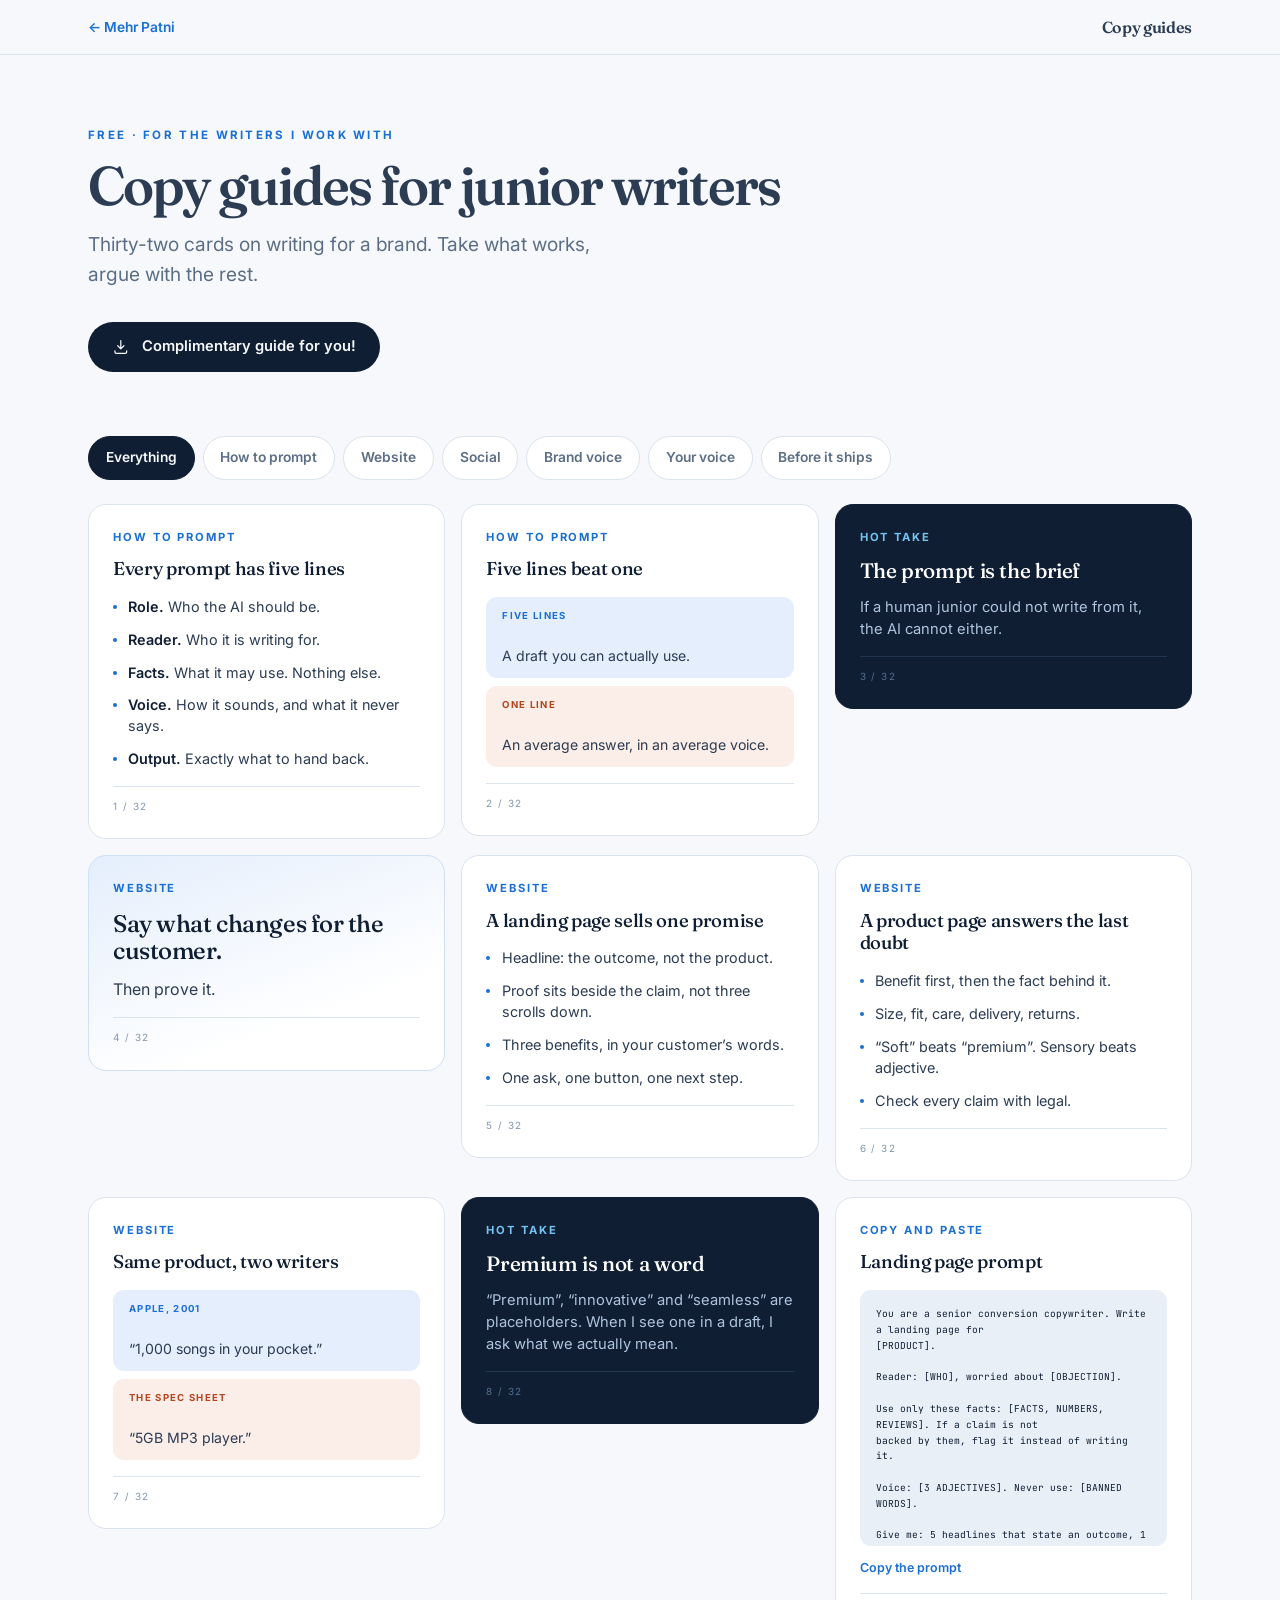
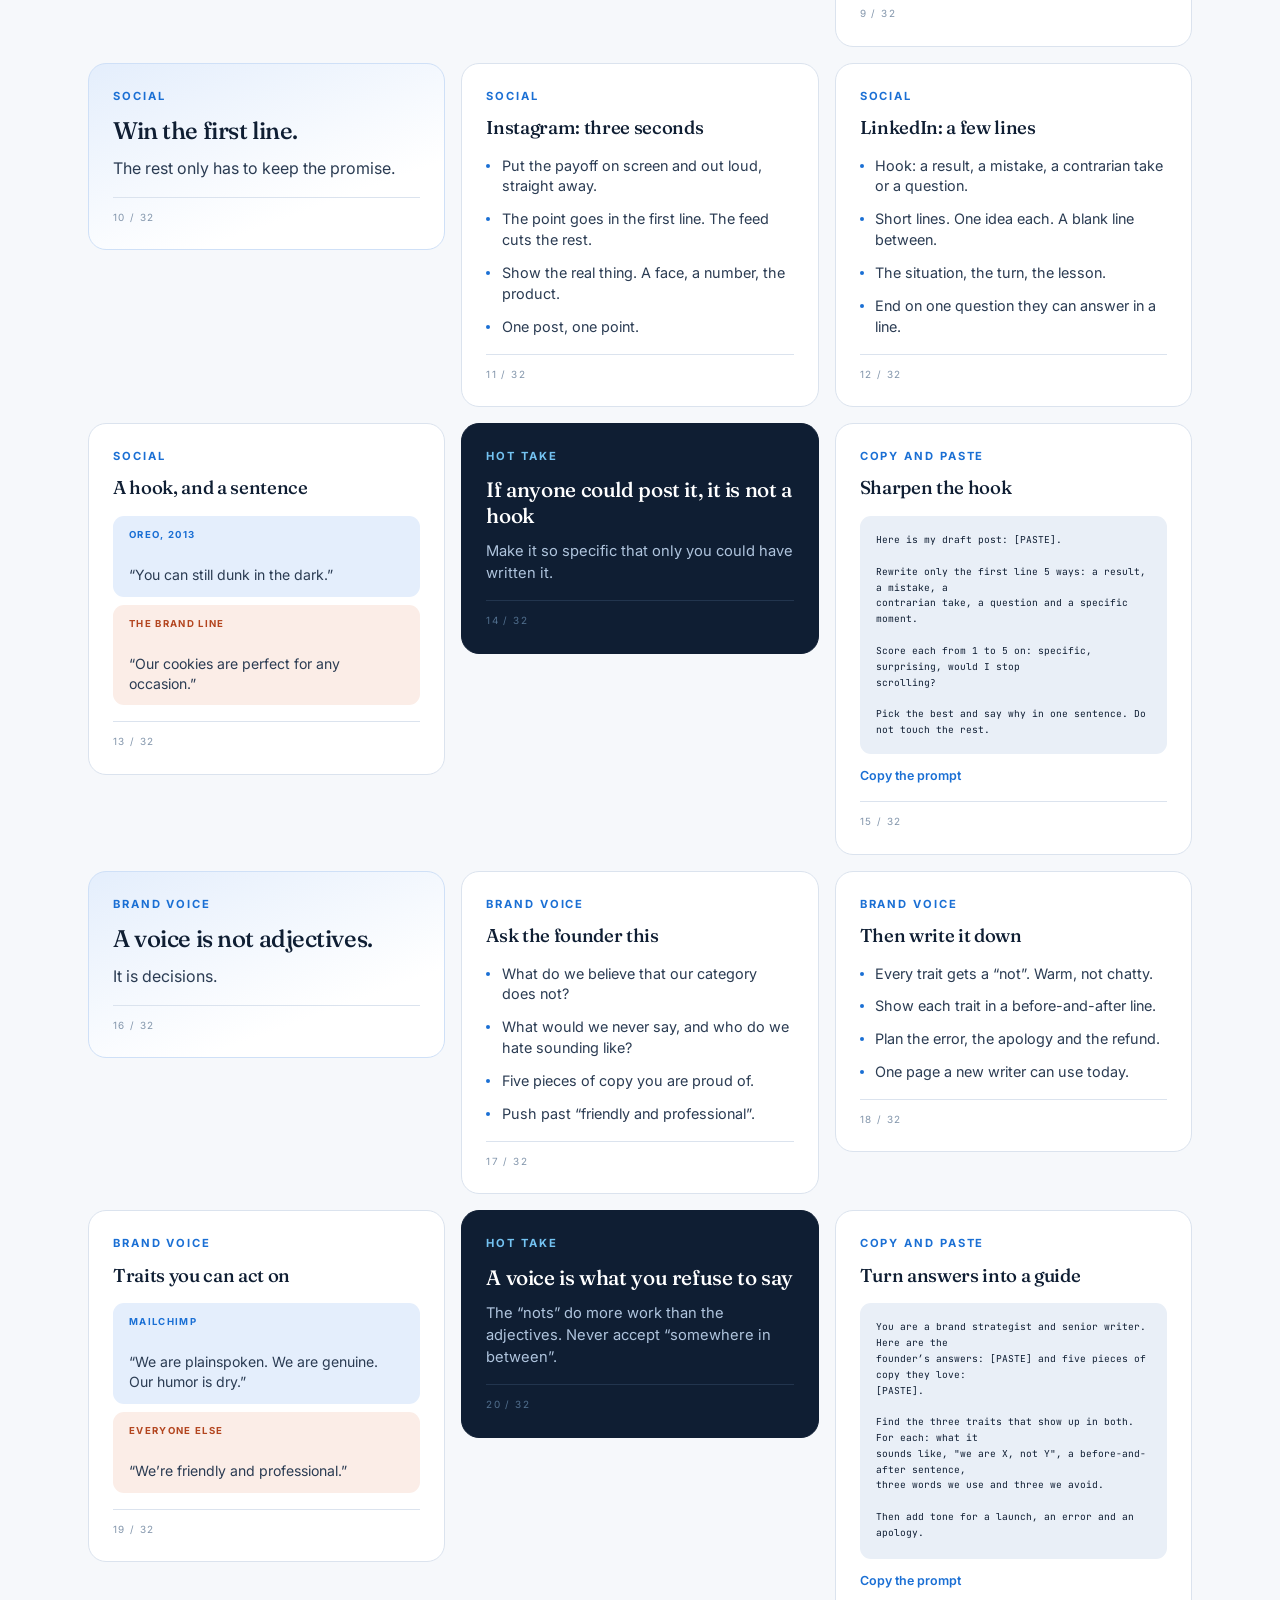
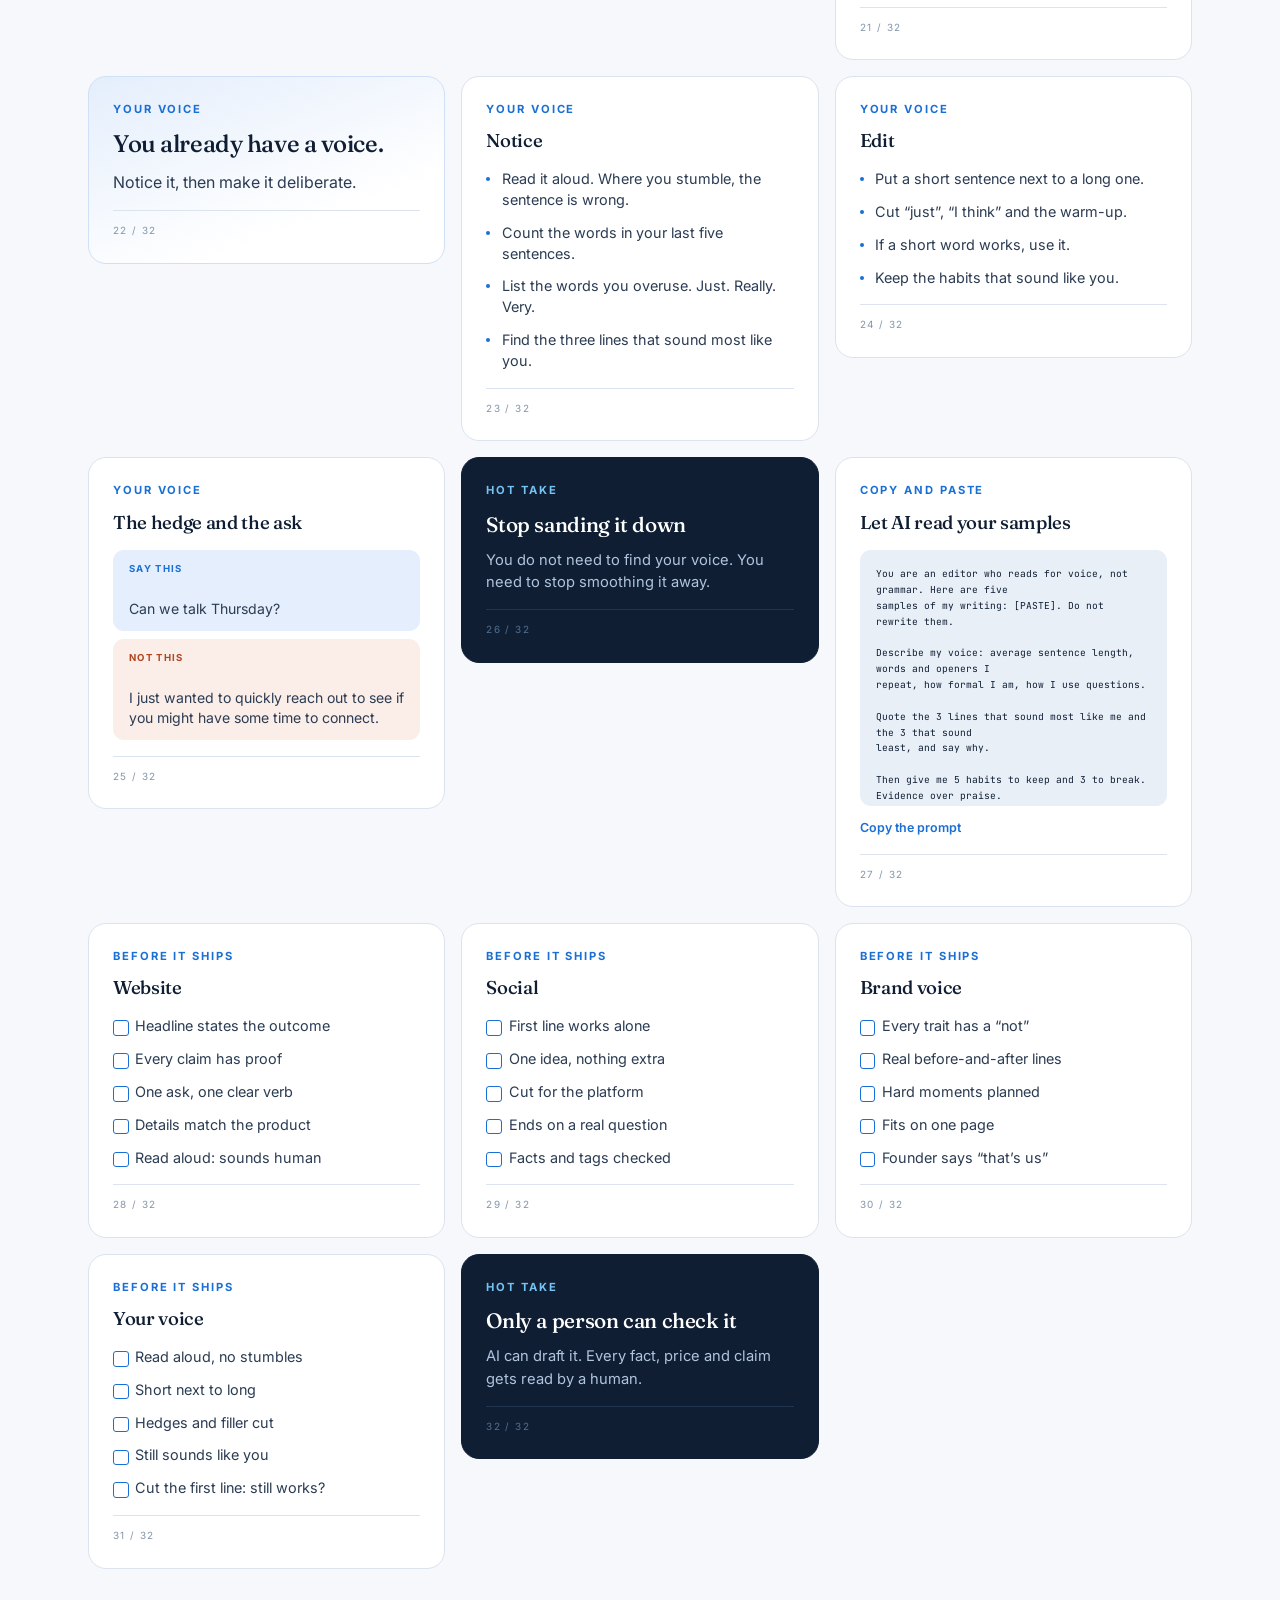
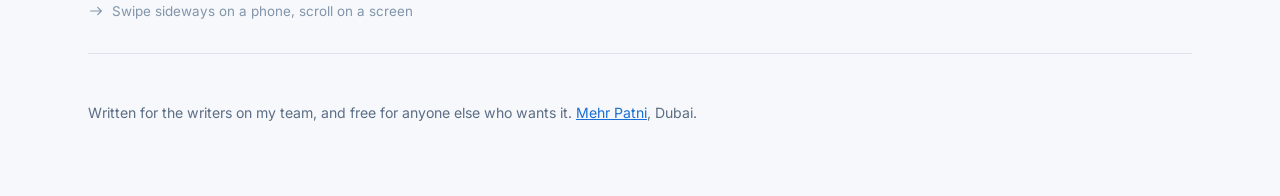
<file: guides/index.html>
<!doctype html>
<html lang="en">
<head>
<meta charset="utf-8">
<meta name="viewport" content="width=device-width, initial-scale=1, viewport-fit=cover">
<title>Copy Guides | Mehr Patni</title>
<meta name="description" content="Thirty-two cards on writing for a brand: websites, social, brand voice and your own. Swipe through, take what works.">
<link rel="icon" type="image/png" sizes="32x32" href="../icon-32.png">
<link rel="apple-touch-icon" sizes="180x180" href="../icon-180.png">
<meta name="theme-color" content="#1A6FD4">
<link rel="preconnect" href="https://fonts.googleapis.com">
<link rel="preconnect" href="https://fonts.gstatic.com" crossorigin>
<link href="https://fonts.googleapis.com/css2?family=Fraunces:ital,opsz,wght@0,9..144,500;0,9..144,600;1,9..144,400&family=Inter:wght@400;500;600;700&family=JetBrains+Mono:wght@400&display=swap" rel="stylesheet">
<style>
:root{
  --paper:#F6F8FB; --paper-2:#E9EFF7; --ink:#0F1E33; --body:#2B3C53;
  --muted:#5C6E85; --faint:#8295AB;
  --accent:#1A6FD4; --accent-soft:#E4EEFC; --warm:#B3451F; --warm-soft:#FBEDE7;
  --line:#DBE3EE; --white:#fff;
  --s1:.25rem; --s2:.5rem; --s3:.75rem; --s4:1rem; --s5:1.5rem;
  --s6:2rem; --s7:3rem; --s8:4.5rem; --r:18px;
}
*{box-sizing:border-box}
html{overflow-x:clip}
body{margin:0;background:var(--paper);color:var(--body);
  font-family:Inter,system-ui,-apple-system,"Segoe UI",Helvetica,Arial,sans-serif;
  font-size:1.02rem;line-height:1.55;-webkit-font-smoothing:antialiased;overflow-x:hidden}
h1,h2,h3{font-family:Fraunces,Georgia,serif;font-weight:500;margin:0}
a{color:var(--accent)}
.wrap{max-width:72rem;margin:0 auto;padding:0 var(--s5)}

.bar{position:sticky;top:0;z-index:20;background:rgba(246,248,251,.86);
  backdrop-filter:blur(12px);border-bottom:1px solid var(--line)}
.bar .wrap{display:flex;align-items:center;justify-content:space-between;gap:var(--s4);min-height:3.4rem}
.back{display:inline-flex;align-items:center;gap:var(--s2);font-size:.86rem;font-weight:600;
  text-decoration:none;color:var(--accent)}
.mark{font-family:Fraunces;font-weight:600;font-size:1rem;letter-spacing:-.02em}

header{padding:var(--s8) 0 var(--s6)}
.eyebrow{font-size:.72rem;font-weight:700;letter-spacing:.2em;text-transform:uppercase;
  color:var(--accent);margin:0 0 var(--s3)}
h1{font-size:clamp(2.2rem,5.6vw,3.4rem);font-weight:600;letter-spacing:-.035em;line-height:1.05}
.lede{font-size:clamp(1rem,1.5vw,1.2rem);color:var(--muted);max-width:46ch;margin:var(--s4) 0 0}
.getpdf{display:inline-flex;align-items:center;gap:var(--s3);margin-top:var(--s6);
  background:var(--ink);color:var(--paper);text-decoration:none;font-weight:600;font-size:.92rem;
  padding:.85rem 1.5rem;border-radius:999px;min-height:48px;
  transition:transform .18s ease,background .18s ease}
.getpdf:hover{transform:translateY(-1px);background:var(--accent)}
.getpdf svg{width:1.1rem;height:1.1rem;flex:none}

/* ── chapters ─────────────────────────────────────────────────────────── */
.chips{display:flex;gap:var(--s2);flex-wrap:wrap;margin:var(--s6) 0 var(--s5)}
.chips button{appearance:none;cursor:pointer;font:inherit;font-size:.86rem;font-weight:600;
  color:var(--muted);background:var(--white);border:1px solid var(--line);border-radius:999px;
  padding:.6rem 1.05rem;min-height:44px;transition:all .16s ease}
.chips button:hover{border-color:var(--accent);color:var(--ink)}
.chips button.on{background:var(--ink);border-color:var(--ink);color:var(--paper)}

/* ── the deck ──────────────────────────────────────────────────────────
   On a screen with room, cards flow down a grid and size to their own
   content, so there is no empty half-card. On a phone they become a reel
   you swipe sideways. ─────────────────────────────────────────────────── */
.deck{display:grid;grid-template-columns:repeat(auto-fill,minmax(17.5rem,1fr));
  gap:var(--s4);align-items:start;padding-bottom:var(--s6)}
.k{border-radius:var(--r);padding:var(--s5);display:flex;flex-direction:column;
  background:var(--white);border:1px solid var(--line);position:relative;overflow:hidden;
  transition:transform .2s cubic-bezier(.2,.8,.2,1),box-shadow .2s ease,border-color .2s ease}
.k:hover{transform:translateY(-3px);border-color:var(--accent);
  box-shadow:0 1.1rem 2.4rem -1.6rem rgba(15,30,51,.55)}
.k::before{content:"";position:absolute;left:0;top:0;bottom:0;width:3px;background:var(--accent);
  transform:scaleY(0);transform-origin:50% 0;transition:transform .24s cubic-bezier(.2,.8,.2,1)}
.k:hover::before{transform:scaleY(1)}
.k .tag{font-size:.7rem;font-weight:700;letter-spacing:.17em;text-transform:uppercase;
  color:var(--accent);margin-bottom:var(--s3)}
.k h3{font-size:1.16rem;letter-spacing:-.018em;line-height:1.22;color:var(--ink)}
.k .num{margin-top:var(--s4);padding-top:var(--s3);border-top:1px solid var(--line);
  font-size:.62rem;letter-spacing:.14em;color:var(--faint)}

.k.big{background:linear-gradient(160deg,var(--accent-soft),var(--white) 72%);
  border-color:#CFE0F7}
.k.big h3{font-size:1.5rem;line-height:1.14}
.k.big p{margin:var(--s3) 0 0;font-size:1rem;color:var(--body)}

.k ul{margin:var(--s4) 0 0;padding:0;list-style:none;display:flex;flex-direction:column;gap:var(--s3)}
.k li{font-size:.9rem;line-height:1.45;padding-left:.95rem;position:relative}
.k li::before{content:"";position:absolute;left:0;top:.5rem;width:4px;height:4px;
  border-radius:50%;background:var(--accent)}
.k li b{color:var(--ink);font-weight:600}

.k.vs .pair{margin-top:var(--s4);display:flex;flex-direction:column;gap:var(--s2)}
.k.vs .p{border-radius:11px;padding:var(--s3) var(--s4);font-size:.88rem;line-height:1.4}
.k.vs .p.a{background:var(--accent-soft)} .k.vs .p.b{background:var(--warm-soft)}
.k.vs .p b{display:block;font-size:.6rem;font-weight:700;letter-spacing:.14em;
  text-transform:uppercase;margin-bottom:var(--s1)}
.k.vs .p.a b{color:var(--accent)} .k.vs .p.b b{color:var(--warm)}

.k.hot{background:var(--ink);border-color:var(--ink)}
.k.hot::before{background:#74C3F2}
.k.hot .tag{color:#74C3F2}
.k.hot h3{color:#fff;font-size:1.3rem}
.k.hot p{margin:var(--s3) 0 0;font-size:.92rem;color:#AFC4DD;line-height:1.5}
.k.hot .num{color:#52708F;border-top-color:#22354E}

.k.code pre{margin:var(--s4) 0 0;background:var(--paper-2);border-radius:11px;padding:var(--s4);
  font-family:"JetBrains Mono",ui-monospace,monospace;font-size:.6rem;line-height:1.65;
  white-space:pre-wrap;color:var(--ink);max-height:16rem;overflow:auto}
.k.code .cp{margin-top:var(--s3);appearance:none;cursor:pointer;font:inherit;font-size:.78rem;
  font-weight:600;color:var(--accent);background:none;border:0;padding:0;text-align:left}

.k.check li{padding-left:1.4rem}
.k.check li::before{content:"";top:.26rem;width:.85rem;height:.85rem;border-radius:3px;
  background:none;border:1.5px solid var(--accent)}

/* Phones get the reel. */
@media(max-width:52rem){
  .k .tag{font-size:.74rem}
  .k li{font-size:.94rem}
  .deck{display:flex;gap:var(--s3);overflow-x:auto;scroll-snap-type:x mandatory;
    scrollbar-width:none;-webkit-overflow-scrolling:touch;
    padding:var(--s2) var(--s5) var(--s5);margin-inline:calc(var(--s5) * -1);
    scroll-padding-inline:var(--s5)}
  .deck::-webkit-scrollbar{display:none}
  .k{flex:0 0 17rem;width:17rem;scroll-snap-align:start}
  .k .num{margin-top:auto}
}
.hint{margin:0;font-size:.84rem;color:var(--faint);display:flex;align-items:center;gap:var(--s2)}
.hint svg{width:1rem;height:1rem}
footer{padding:var(--s7) 0 var(--s8);margin-top:var(--s6);border-top:1px solid var(--line);
  color:var(--muted);font-size:.88rem}
@media(max-width:34rem){ .k{flex-basis:16.5rem;width:16.5rem} }
@media print{ .bar,.chips,.getpdf,.hint{display:none} .deck{display:block;overflow:visible}
  .k{width:auto;aspect-ratio:auto;page-break-inside:avoid;margin-bottom:8mm} }
</style>
</head>
<body>

<div class="bar"><div class="wrap">
  <a class="back" href="../index.html">&larr; Mehr Patni</a>
  <span class="mark">Copy guides</span>
</div></div>

<div class="wrap">
  <header>
    <p class="eyebrow">Free &middot; for the writers I work with</p>
    <h1>Copy guides for junior writers</h1>
    <p class="lede">Thirty-two cards on writing for a brand. Take what works, argue with the rest.</p>
    <a class="getpdf" href="Mehr Patni - Copy Guides for Junior Writers.pdf" download>
      <svg viewBox="0 0 24 24" fill="none" stroke="currentColor" stroke-width="1.7" stroke-linecap="round" stroke-linejoin="round" aria-hidden="true"><path d="M12 3.5v11M7.8 10.6 12 14.8l4.2-4.2M4 17.5v1.6A1.9 1.9 0 0 0 5.9 21h12.2a1.9 1.9 0 0 0 1.9-1.9v-1.6"/></svg>
      <span>Complimentary guide for you!</span></a>
  </header>

  <div class="chips" id="chips"></div>
</div>

<div class="wrap"><div class="deck" id="deck"></div></div>

<div class="wrap">
  <p class="hint">
    <svg viewBox="0 0 24 24" fill="none" stroke="currentColor" stroke-width="1.7" stroke-linecap="round" stroke-linejoin="round" aria-hidden="true"><path d="M4 12h16M14.5 6.5 20 12l-5.5 5.5"/></svg>
    Swipe sideways on a phone, scroll on a screen
  </p>
  <footer>Written for the writers on my team, and free for anyone else who wants it.
    <a href="../index.html">Mehr Patni</a>, Dubai.</footer>
</div>

<script src="cards.js"></script>
<script>
(function () {
  var deck = document.getElementById('deck'), chips = document.getElementById('chips');
  var esc = function (s) { return String(s); };          // content is authored here, not user input

  CHAPTERS.forEach(function (c, i) {
    chips.insertAdjacentHTML('beforeend',
      '<button data-c="' + c[0] + '"' + (i === 0 ? ' class="on"' : '') + '>' + c[1] + '</button>');
  });

  function card(d, n, total) {
    var num = '<div class="num">' + n + ' / ' + total + '</div>';
    if (d.k === 'big')   return '<div class="k big"><div class="tag">' + label(d.c) + '</div><h3>' + d.t + '</h3><p>' + d.body + '</p>' + num + '</div>';
    if (d.k === 'hot')   return '<div class="k hot"><div class="tag">Hot take</div><h3>' + d.t + '</h3><p>' + d.body + '</p>' + num + '</div>';
    if (d.k === 'vs')    return '<div class="k vs"><div class="tag">' + label(d.c) + '</div><h3>' + d.t + '</h3><div class="pair">' +
                                '<div class="p a">' + d.a + '</div><div class="p b">' + d.b + '</div></div>' + num + '</div>';
    if (d.k === 'code')  return '<div class="k code"><div class="tag">Copy and paste</div><h3>' + d.t + '</h3>' +
                                '<pre>' + d.code.replace(/[&<>]/g, function (c) { return {'&':'&amp;','<':'&lt;','>':'&gt;'}[c]; }) + '</pre>' +
                                '<button class="cp" type="button">Copy the prompt</button>' + num + '</div>';
    if (d.k === 'check') return '<div class="k check"><div class="tag">Before it ships</div><h3>' + d.t + '</h3><ul>' +
                                d.items.map(function (i) { return '<li>' + i + '</li>'; }).join('') + '</ul>' + num + '</div>';
    return '<div class="k"><div class="tag">' + label(d.c) + '</div><h3>' + d.t + '</h3><ul>' +
           d.items.map(function (i) { return '<li>' + i + '</li>'; }).join('') + '</ul>' + num + '</div>';
  }
  function label(c) {
    for (var i = 0; i < CHAPTERS.length; i++) if (CHAPTERS[i][0] === c) return CHAPTERS[i][1];
    return '';
  }

  function paint(f) {
    var list = CARDS.filter(function (d) { return f === 'all' || d.c === f; });
    deck.innerHTML = list.map(function (d, i) { return card(d, i + 1, list.length); }).join('');
    deck.scrollLeft = 0;
    deck.querySelectorAll('.cp').forEach(function (b) {
      b.addEventListener('click', function () {
        var t = this.previousElementSibling.textContent, me = this;
        navigator.clipboard.writeText(t).then(function () {
          me.textContent = 'Copied'; setTimeout(function () { me.textContent = 'Copy the prompt'; }, 1600);
        }).catch(function () { me.textContent = 'Select it and copy'; });
      });
    });
  }

  chips.addEventListener('click', function (e) {
    var b = e.target.closest('button'); if (!b) return;
    chips.querySelectorAll('button').forEach(function (x) { x.classList.toggle('on', x === b); });
    paint(b.dataset.c);
  });
  paint('all');
})();
</script>
</body>
</html>
</file>
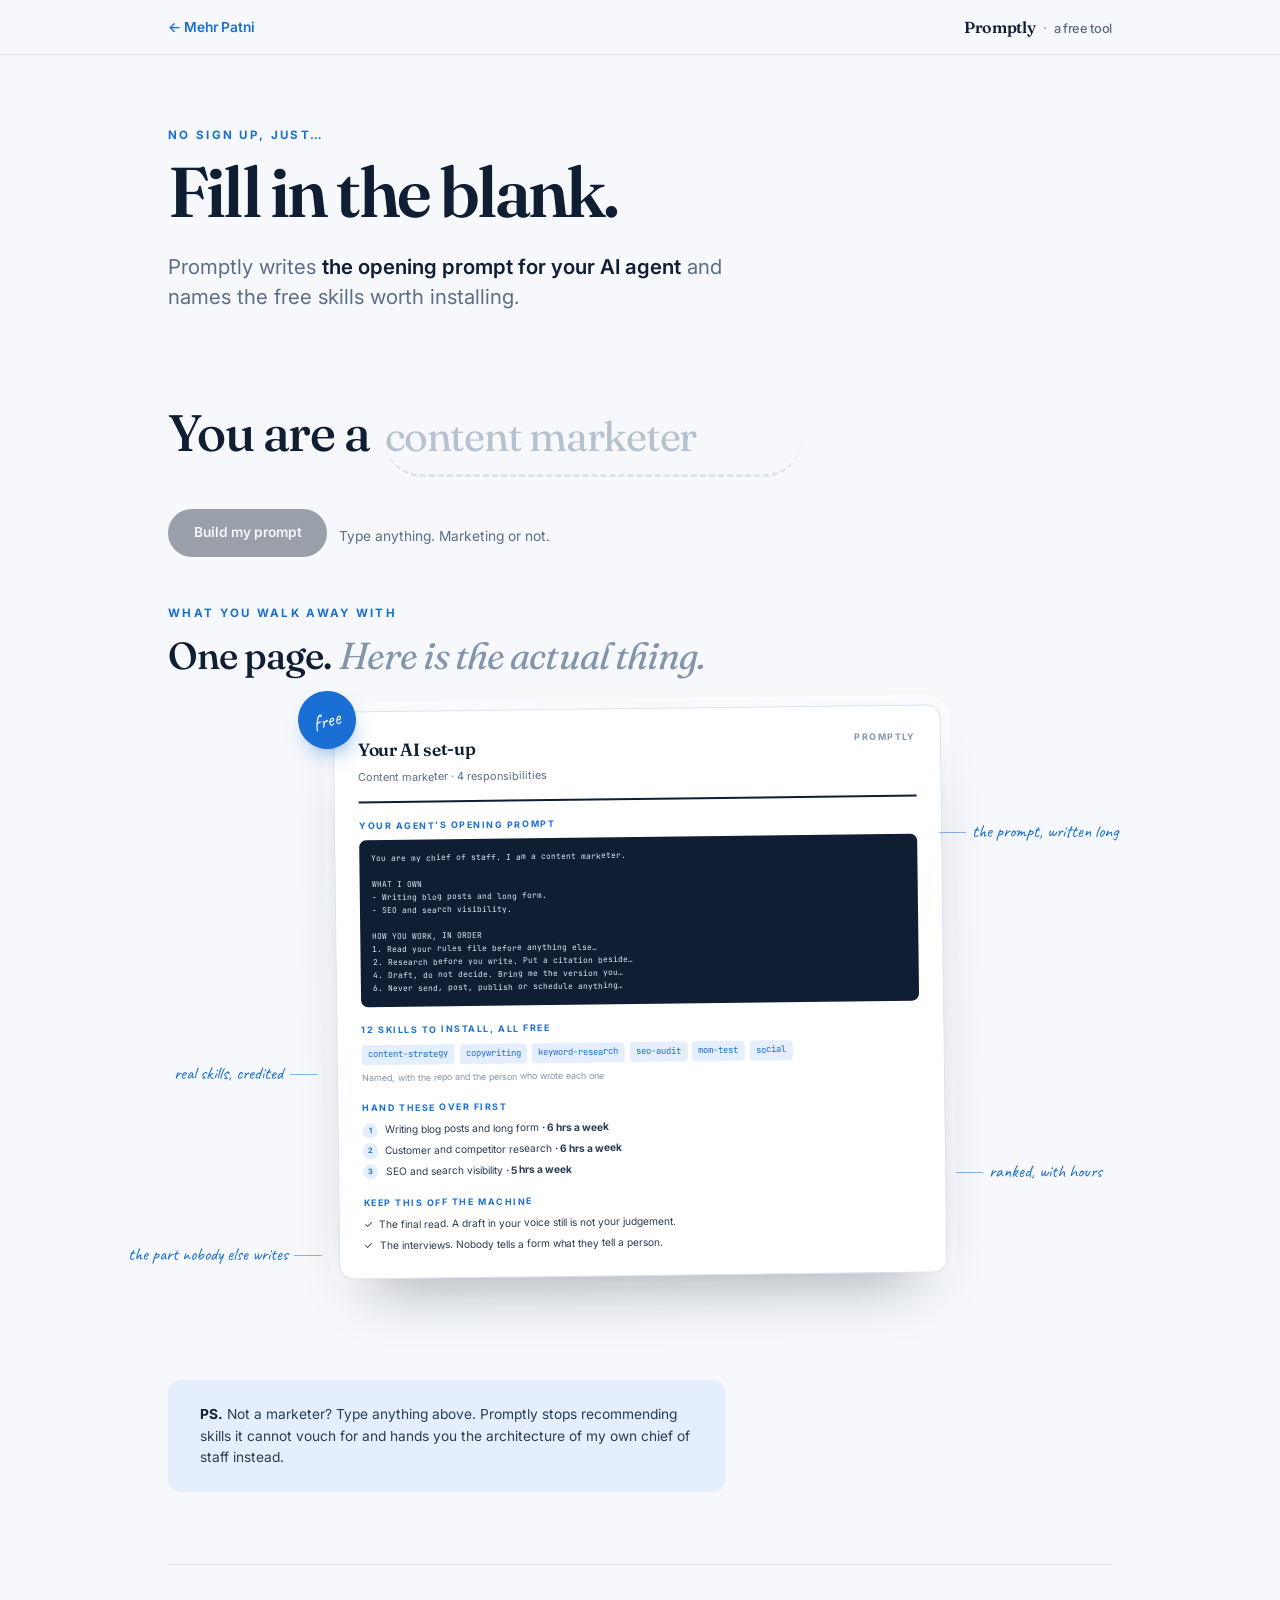
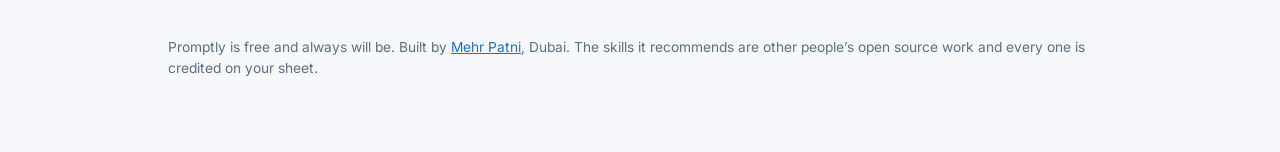
<file: promptly/index.html>
<!doctype html>
<html lang="en">
<head>
<meta charset="utf-8">
<meta name="viewport" content="width=device-width, initial-scale=1, viewport-fit=cover">
<title>Promptly | Mehr Patni</title>
<meta name="description" content="Tell Promptly what you do. It hands back the opening prompt for your AI agent, the free skills worth installing, and the part of your job you should keep off the machine.">
<link rel="icon" type="image/png" sizes="32x32" href="../icon-32.png">
<link rel="apple-touch-icon" sizes="180x180" href="../icon-180.png">
<meta name="theme-color" content="#1A6FD4">
<link rel="preconnect" href="https://fonts.googleapis.com">
<link rel="preconnect" href="https://fonts.gstatic.com" crossorigin>
<link href="https://fonts.googleapis.com/css2?family=Caveat:wght@600&family=Fraunces:ital,opsz,wght@0,9..144,400;0,9..144,500;0,9..144,600;1,9..144,400&family=Inter:wght@400;500;600;700&family=JetBrains+Mono:wght@400;500&display=swap" rel="stylesheet">
<style>
:root{
  --paper:#F6F8FB; --paper-2:#E9EFF7; --ink:#0F1E33; --body:#2B3C53;
  --muted:#5C6E85; --faint:#8295AB;
  --accent:#1A6FD4; --accent-soft:#E4EEFC;
  --line:#DBE3EE; --white:#fff;
  --s1:.25rem; --s2:.5rem; --s3:.75rem; --s4:1rem; --s5:1.5rem;
  --s6:2rem; --s7:3rem; --s8:4.5rem;
  --r:14px;
  --t-h2:clamp(1.6rem,3.2vw,2.35rem); --t-small:.86rem; --t-micro:.72rem;
}
*{box-sizing:border-box}
html{overflow-x:clip}
body{margin:0;background:var(--paper);color:var(--ink);
  font-family:Inter,system-ui,-apple-system,"Segoe UI",Helvetica,Arial,sans-serif;
  font-size:1.02rem;line-height:1.55;-webkit-font-smoothing:antialiased;overflow-x:hidden}
h1,h2,h3{font-family:Fraunces,Georgia,serif;font-weight:500;margin:0}
a{color:var(--accent)}
.wrap{max-width:62rem;margin:0 auto;padding:0 var(--s5)}

/* ── bar ─────────────────────────────────────────────────────────────── */
.bar{position:sticky;top:0;z-index:20;background:rgba(246,248,251,.82);
  backdrop-filter:blur(12px);border-bottom:1px solid var(--line)}
.bar .wrap{display:flex;align-items:center;justify-content:space-between;
  gap:var(--s4);min-height:3.4rem}
.back{display:inline-flex;align-items:center;gap:var(--s2);font-size:var(--t-small);
  font-weight:600;text-decoration:none;color:var(--accent)}
.mark{font-family:Fraunces;font-weight:600;font-size:1rem;letter-spacing:-.02em}
.mark span{font-family:Inter;font-weight:500;font-size:.8rem;color:var(--muted)}
.mark span::before{content:"\00b7";margin:0 .45rem;color:var(--faint)}

/* ── hero ────────────────────────────────────────────────────────────── */
header{padding:var(--s8) 0 var(--s7)}
.eyebrow{font-size:var(--t-micro);font-weight:700;letter-spacing:.2em;
  text-transform:uppercase;color:var(--accent);margin:0 0 var(--s3)}
h1{font-size:clamp(2.6rem,7vw,4.4rem);font-weight:600;letter-spacing:-.04em;line-height:1}
.lede{font-size:clamp(1.05rem,1.6vw,1.3rem);color:var(--muted);max-width:46ch;
  margin:var(--s5) 0 0;line-height:1.5}
.lede b{color:var(--ink);font-weight:600}

section{padding:var(--s7) 0 0}
h2{font-size:var(--t-h2);letter-spacing:-.025em;line-height:1.1}
h2 em{font-style:italic;font-weight:400;color:var(--faint)}
.snum{display:block;font-size:var(--t-micro);font-weight:700;letter-spacing:.2em;
  text-transform:uppercase;color:var(--accent);margin-bottom:var(--s3)}

/* ── what's inside ───────────────────────────────────────────────────── */
.inside{display:grid;grid-template-columns:repeat(auto-fit,minmax(14rem,1fr));
  gap:var(--s4);margin-top:var(--s6)}
.ins{background:var(--white);border:1px solid var(--line);border-radius:var(--r);
  padding:var(--s5)}
.ins .ico{width:1.6rem;height:1.6rem;color:var(--accent);margin-bottom:var(--s3)}
.ins h3{font-size:1.04rem;letter-spacing:-.015em;line-height:1.25}
.ins p{margin:var(--s2) 0 0;font-size:var(--t-small);color:var(--muted);line-height:1.5}

/* ── the form ────────────────────────────────────────────────────────── */
.step{margin-top:var(--s6)}
.step .n{display:inline-flex;align-items:center;gap:var(--s2);font-size:var(--t-micro);
  font-weight:700;letter-spacing:.14em;text-transform:uppercase;color:var(--accent);
  margin-bottom:var(--s3)}
.opts{display:flex;flex-wrap:wrap;gap:var(--s2)}
.opt{position:relative}
.opt input{position:absolute;opacity:0;width:0;height:0}
.opt span{display:inline-block;padding:.6rem 1rem;border-radius:999px;cursor:pointer;
  background:var(--white);border:1px solid var(--line);font-size:var(--t-small);
  font-weight:600;transition:all .16s ease;min-height:44px;line-height:1.7}
.opt input:checked + span{background:var(--accent);border-color:var(--accent);color:#fff}
.opt input:focus-visible + span{outline:2px solid var(--accent);outline-offset:2px}
.opt span:hover{border-color:var(--accent)}
.hint{font-size:var(--t-small);color:var(--muted);margin:var(--s2) 0 0}
textarea{width:100%;min-height:5.5rem;padding:var(--s4);border-radius:var(--r);
  border:1px solid var(--line);background:var(--white);font:inherit;font-size:var(--t-small);
  color:var(--ink);resize:vertical}
textarea:focus{outline:2px solid var(--accent);outline-offset:1px;border-color:var(--accent)}
input[type=text]{width:100%;max-width:26rem;padding:var(--s3) var(--s4);border-radius:999px;
  border:1px solid var(--line);background:var(--white);font:inherit;font-size:var(--t-small)}
input[type=text]:focus{outline:2px solid var(--accent);outline-offset:1px}
.go{margin:var(--s6) 0 0;display:flex;flex-wrap:wrap;gap:var(--s3);align-items:center}
button.cta{appearance:none;border:0;cursor:pointer;background:var(--ink);color:var(--paper);
  font:inherit;font-weight:600;font-size:var(--t-small);padding:.85rem 1.6rem;
  border-radius:999px;min-height:48px;transition:transform .16s ease,opacity .16s ease}
button.cta:hover{transform:translateY(-1px)}
button.cta:disabled{opacity:.4;cursor:not-allowed;transform:none}
button.ghost{background:var(--white);color:var(--ink);border:1px solid var(--line)}
[hidden]{display:none!important}

/* ── the blank. The page's whole first move, so it is the biggest thing on it. */
#blank{padding-top:var(--s6)}
.bigblank{display:flex;align-items:baseline;flex-wrap:wrap;gap:0 var(--s4)}
.bigblank .pre{font-family:Fraunces,Georgia,serif;font-size:clamp(1.9rem,4.6vw,3.2rem);
  font-weight:500;letter-spacing:-.03em;color:var(--ink)}
.bigblank .field{position:relative;flex:1 1 60%;min-width:12ch}
.bigblank input{width:100%;border:0;background:none;font-family:Fraunces,Georgia,serif;
  font-size:clamp(1.5rem,3.6vw,2.6rem);font-weight:600;letter-spacing:-.03em;color:var(--accent);
  padding:0 0 .12em;border-bottom:3px dashed var(--line);outline:0;transition:border-color .2s ease}
.bigblank input::placeholder{color:var(--faint);opacity:.55;font-weight:400}
.bigblank input:focus{border-bottom-color:var(--accent);border-bottom-style:solid}
/* A long job title runs past its own underline, so the type steps down. */
.bigblank input.long{font-size:clamp(1.2rem,2.6vw,1.9rem)}
.bigblank input.xlong{font-size:clamp(1.05rem,2.1vw,1.5rem)}
/* On a narrow screen the blank gets its own line and a smaller face, so a
   long job title still fits between the dashes. */
@media(max-width:34rem){
  .bigblank{display:block}
  .bigblank .pre{font-size:1.5rem;display:block;margin-bottom:.2rem}
  .bigblank .field{width:100%}
  .bigblank input{font-size:1.35rem}
  .bigblank input.long{font-size:1.15rem}
  .bigblank input.xlong{font-size:1rem}
}
.read{margin:var(--s4) 0 0;font-family:Caveat,cursive;font-size:1.45rem;color:var(--accent);
  transform:rotate(-1deg);transform-origin:0 50%}

/* ── the preview: a real sheet, shrunk, with its parts called out ──────── */
.peek{position:relative;margin:var(--s6) auto 0;max-width:40rem;padding:0 var(--s4) var(--s6)}
.paper{background:var(--white);border:1px solid var(--line);border-radius:var(--r);
  padding:var(--s5);transform:rotate(-.7deg);
  box-shadow:0 2rem 4rem -2rem rgba(15,30,51,.45),0 0 0 .6rem rgba(255,255,255,.55)}
.ptop{display:flex;justify-content:space-between;align-items:flex-start;gap:var(--s3);
  padding-bottom:var(--s3);border-bottom:2px solid var(--ink)}
.ptop b{font-family:Fraunces;font-size:1.1rem;font-weight:600;letter-spacing:-.02em;display:block}
.ptop i{font-style:normal;font-size:.68rem;color:var(--muted)}
.ptop s{text-decoration:none;font-size:.56rem;letter-spacing:.16em;text-transform:uppercase;
  font-weight:700;color:var(--faint)}
.pb{padding-top:var(--s4)}
.pb h4{margin:0 0 var(--s2);font-size:.56rem;letter-spacing:.17em;text-transform:uppercase;
  font-weight:700;color:var(--accent)}
pre.mini{background:#0F1E33;color:#DCE7F5;border-radius:7px;padding:var(--s3);margin:0;
  font-family:"JetBrains Mono",ui-monospace,monospace;font-size:.5rem;line-height:1.62;
  white-space:pre-wrap;max-height:none;overflow:hidden}
.pchips{display:flex;flex-wrap:wrap;gap:.3rem}
.pchips code{font-family:"JetBrains Mono",ui-monospace,monospace;font-size:.56rem;color:var(--accent);
  background:var(--accent-soft);border-radius:4px;padding:.2rem .4rem}
.cred{display:block;margin-top:.35rem;font-style:normal;font-size:.56rem;color:var(--faint)}
.prow{display:flex;gap:.45rem;align-items:center;font-size:.64rem;color:var(--body);margin-top:.3rem}
.prow em{font-style:normal;width:.95rem;height:.95rem;flex:none;border-radius:50%;
  background:var(--accent-soft);color:var(--accent);font-size:.46rem;font-weight:700;
  display:grid;place-items:center}
.pkeep{display:flex;gap:.4rem;font-size:.64rem;color:var(--body);margin-top:.3rem}
.pkeep::first-letter{color:var(--accent)}
/* Handwritten tags that point at the parts. They are decoration, so they hide
   on narrow screens rather than piling on top of the sheet. */
.tag{position:absolute;font-family:Caveat,cursive;font-size:1.12rem;color:var(--accent);
  white-space:nowrap;line-height:1}
.tag::before{content:"";position:absolute;top:50%;width:1.7rem;height:1px;background:var(--accent);opacity:.5}
.tag.t1{top:7.2rem;right:-9.9rem}                  .tag.t1::before{left:-2.1rem}
.tag.t2{top:22.3rem;left:-9.1rem;text-align:right} .tag.t2::before{right:-2.1rem}
.tag.t3{top:28.4rem;right:-8.9rem}                 .tag.t3::before{left:-2.1rem}
.tag.t4{top:33.6rem;left:-12rem;text-align:right}  .tag.t4::before{right:-2.1rem}
.sticker{position:absolute;top:-1.1rem;left:-1.4rem;display:grid;place-items:center;
  width:3.6rem;height:3.6rem;border-radius:50%;background:var(--accent);color:#fff;
  font-family:Caveat,cursive;font-size:1.3rem;transform:rotate(-14deg);
  box-shadow:0 .7rem 1.4rem -.6rem rgba(26,111,212,.7)}
@media(max-width:64rem){.tag{display:none}.peek{padding-bottom:var(--s4)}}

/* ── the sheet ───────────────────────────────────────────────────────── */
#sheet{margin-top:var(--s8);background:var(--white);border:1px solid var(--line);
  border-radius:var(--r);padding:var(--s7);scroll-margin-top:5rem}
#sheet .top{display:flex;justify-content:space-between;align-items:flex-start;
  gap:var(--s4);flex-wrap:wrap;padding-bottom:var(--s5);border-bottom:2px solid var(--ink)}
#sheet .top h2{font-size:1.9rem;letter-spacing:-.03em;line-height:1.1}
#sheet .top .who{font-size:var(--t-small);color:var(--muted);margin-top:var(--s2)}
#sheet .stamp{font-size:var(--t-micro);letter-spacing:.14em;text-transform:uppercase;
  font-weight:700;color:var(--faint);text-align:right;line-height:1.6}
.blk{padding-top:var(--s6)}
.blk > h3{font-size:var(--t-micro);letter-spacing:.18em;text-transform:uppercase;
  font-weight:700;color:var(--accent);font-family:Inter;margin-bottom:var(--s4)}
pre{margin:0;background:#0F1E33;color:#DCE7F5;border-radius:10px;padding:var(--s5);
  font-family:"JetBrains Mono",ui-monospace,SFMono-Regular,Menlo,monospace;
  font-size:.78rem;line-height:1.65;white-space:pre-wrap;word-break:break-word;
  max-height:30rem;overflow:auto}
.copy{margin-top:var(--s3)}
ol.steps,ul.plain{margin:0;padding:0;list-style:none}
ol.steps{counter-reset:k;display:flex;flex-direction:column;gap:var(--s4)}
ol.steps li{counter-increment:k;display:grid;grid-template-columns:1.8rem 1fr;gap:var(--s3)}
ol.steps li::before{content:counter(k);width:1.8rem;height:1.8rem;border-radius:50%;
  display:grid;place-items:center;background:var(--accent-soft);color:var(--accent);
  font-size:.74rem;font-weight:700}
ol.steps b{display:block;font-size:.98rem;letter-spacing:-.01em}
ol.steps p{margin:.15rem 0 0;font-size:var(--t-small);color:var(--muted);line-height:1.5}
.sk{display:grid;grid-template-columns:repeat(auto-fit,minmax(15rem,1fr));gap:var(--s3)}
.sk a{display:block;text-decoration:none;color:inherit;background:var(--paper);
  border:1px solid var(--line);border-radius:10px;padding:var(--s4);
  transition:border-color .16s ease}
.sk a:hover{border-color:var(--accent)}
.sk code{font-family:"JetBrains Mono",ui-monospace,monospace;font-size:.8rem;
  font-weight:500;color:var(--accent);word-break:break-all}
.sk .d{font-size:var(--t-small);color:var(--muted);margin-top:.2rem}
.sk .r{font-size:var(--t-micro);color:var(--faint);margin-top:var(--s2)}
ul.keep{display:flex;flex-direction:column;gap:var(--s3)}
ul.keep li{display:grid;grid-template-columns:1.1rem 1fr;gap:var(--s3);
  font-size:var(--t-small);line-height:1.5}
ul.keep svg{width:1.1rem;height:1.1rem;color:var(--accent);margin-top:.18rem}
ul.keep b{color:var(--ink)}
.closer{margin-top:var(--s7);padding-top:var(--s5);border-top:1px solid var(--line);
  font-family:Fraunces;font-size:1.12rem;font-style:italic;color:var(--muted);
  max-width:52ch;line-height:1.45}
.after{margin-top:var(--s6);display:flex;flex-wrap:wrap;gap:var(--s3);align-items:center}
.ps{margin-top:var(--s8);padding:var(--s5) var(--s6);background:var(--accent-soft);
  border-radius:var(--r);font-size:var(--t-small);color:var(--body);max-width:62ch}
.ps b{color:var(--ink)}
footer{padding:var(--s8) 0;margin-top:var(--s8);border-top:1px solid var(--line);
  color:var(--muted);font-size:var(--t-small)}

@media(max-width:40rem){
  #sheet{padding:var(--s5)}
  .wrap{padding:0 var(--s4)}
}
/* ── paper ───────────────────────────────────────────────────────────── */
@media print{
  .bar,header,#intro,#build,.after,footer,.copy,.noprint{display:none!important}
  body{background:#fff;font-size:10.5pt}
  #sheet{margin:0;border:0;border-radius:0;padding:0}
  pre{background:#fff;color:#111;border:1px solid #bbb;font-size:7.6pt;max-height:none}
  .sk a{background:#fff}
  .blk{padding-top:14pt;break-inside:avoid}
  @page{margin:14mm}
}
</style>
</head>
<body>

<div class="bar"><div class="wrap">
  <a class="back" href="../index.html">&larr; Mehr Patni</a>
  <span class="mark">Promptly<span>a free tool</span></span>
</div></div>

<div class="wrap">

  <header>
    <p class="eyebrow">No sign up, just&hellip;</p>
    <h1>Fill in the blank.</h1>
    <p class="lede">Promptly writes <b>the opening prompt for your AI agent</b> and names the
    free skills worth installing.</p>
  </header>

  <section id="blank">
    <div class="bigblank">
      <span class="pre">You are a</span>
      <span class="field">
        <input type="text" id="role" autocomplete="off" spellcheck="false"
               aria-label="Your role" placeholder="content marketer">
      </span>
    </div>
    <p class="read" id="read" hidden></p>

    <div class="step" id="jobstep" hidden>
      <div class="n">Now tick what you actually own</div>
      <div class="opts" id="jobs"></div>
      <p class="hint" id="jobhint">Up to five. Fewer is sharper.</p>
    </div>

    <div class="step" id="ctxstep" hidden>
      <div class="n" id="ctxlabel">Optional &middot; anything else it should know</div>
      <textarea id="ctx" placeholder="Who you work for, how you write, anything it would get wrong."></textarea>
    </div>

    <div class="go">
      <button class="cta" id="run" disabled>Build my prompt</button>
      <span class="hint" id="runhint">Type anything. Marketing or not.</span>
    </div>
  </section>

  <section id="intro">
    <span class="snum">What you walk away with</span>
    <h2>One page. <em>Here is the actual thing.</em></h2>

    <div class="peek">
      <div class="paper">
        <div class="ptop"><div><b>Your AI set-up</b><i>Content marketer &middot; 4 responsibilities</i></div><s>Promptly</s></div>

        <div class="pb"><h4>Your agent&rsquo;s opening prompt</h4>
          <pre class="mini">You are my chief of staff. I am a content marketer.

WHAT I OWN
- Writing blog posts and long form.
- SEO and search visibility.

HOW YOU WORK, IN ORDER
1. Read your rules file before anything else&hellip;
2. Research before you write. Put a citation beside&hellip;
4. Draft, do not decide. Bring me the version you&hellip;
6. Never send, post, publish or schedule anything&hellip;</pre></div>

        <div class="pb"><h4>12 skills to install, all free</h4>
          <div class="pchips"><code>content-strategy</code><code>copywriting</code><code>keyword-research</code><code>seo-audit</code><code>mom-test</code><code>social</code></div>
          <i class="cred">Named, with the repo and the person who wrote each one</i></div>

        <div class="pb"><h4>Hand these over first</h4>
          <div class="prow"><em>1</em><span>Writing blog posts and long form <b>&middot; 6 hrs a week</b></span></div>
          <div class="prow"><em>2</em><span>Customer and competitor research <b>&middot; 6 hrs a week</b></span></div>
          <div class="prow"><em>3</em><span>SEO and search visibility <b>&middot; 5 hrs a week</b></span></div></div>

        <div class="pb"><h4>Keep this off the machine</h4>
          <div class="pkeep">&check; <span>The final read. A draft in your voice still is not your judgement.</span></div>
          <div class="pkeep">&check; <span>The interviews. Nobody tells a form what they tell a person.</span></div></div>
      </div>

      <span class="tag t1">the prompt, written long</span>
      <span class="tag t2">real skills, credited</span>
      <span class="tag t3">ranked, with hours</span>
      <span class="tag t4">the part nobody else writes</span>
      <span class="sticker">free</span>
    </div>

  </section>

  <section id="sheet" hidden></section>

  <div class="after" id="after" hidden>
    <button class="cta" onclick="window.print()">Save as PDF</button>
    <button class="cta ghost" id="restart">Start again</button>
    <span class="hint">Built it? <a href="mailto:mehrpatni9@gmail.com?subject=My%20Promptly%20one-pager">Send it to me</a> and I will tell you what I would change.</span>
  </div>

  <div class="ps" id="ps">
    <b>PS.</b> Not a marketer? Type anything above. Promptly stops recommending skills it cannot
    vouch for and hands you the architecture of my own chief of staff instead.
  </div>

  <footer>
    Promptly is free and always will be. Built by
    <a href="../index.html">Mehr Patni</a>, Dubai. The skills it recommends are other
    people&rsquo;s open source work and every one is credited on your sheet.
  </footer>

</div>

<script src="data.js"></script>
<script src="app.js"></script>
</body>
</html>
</file>
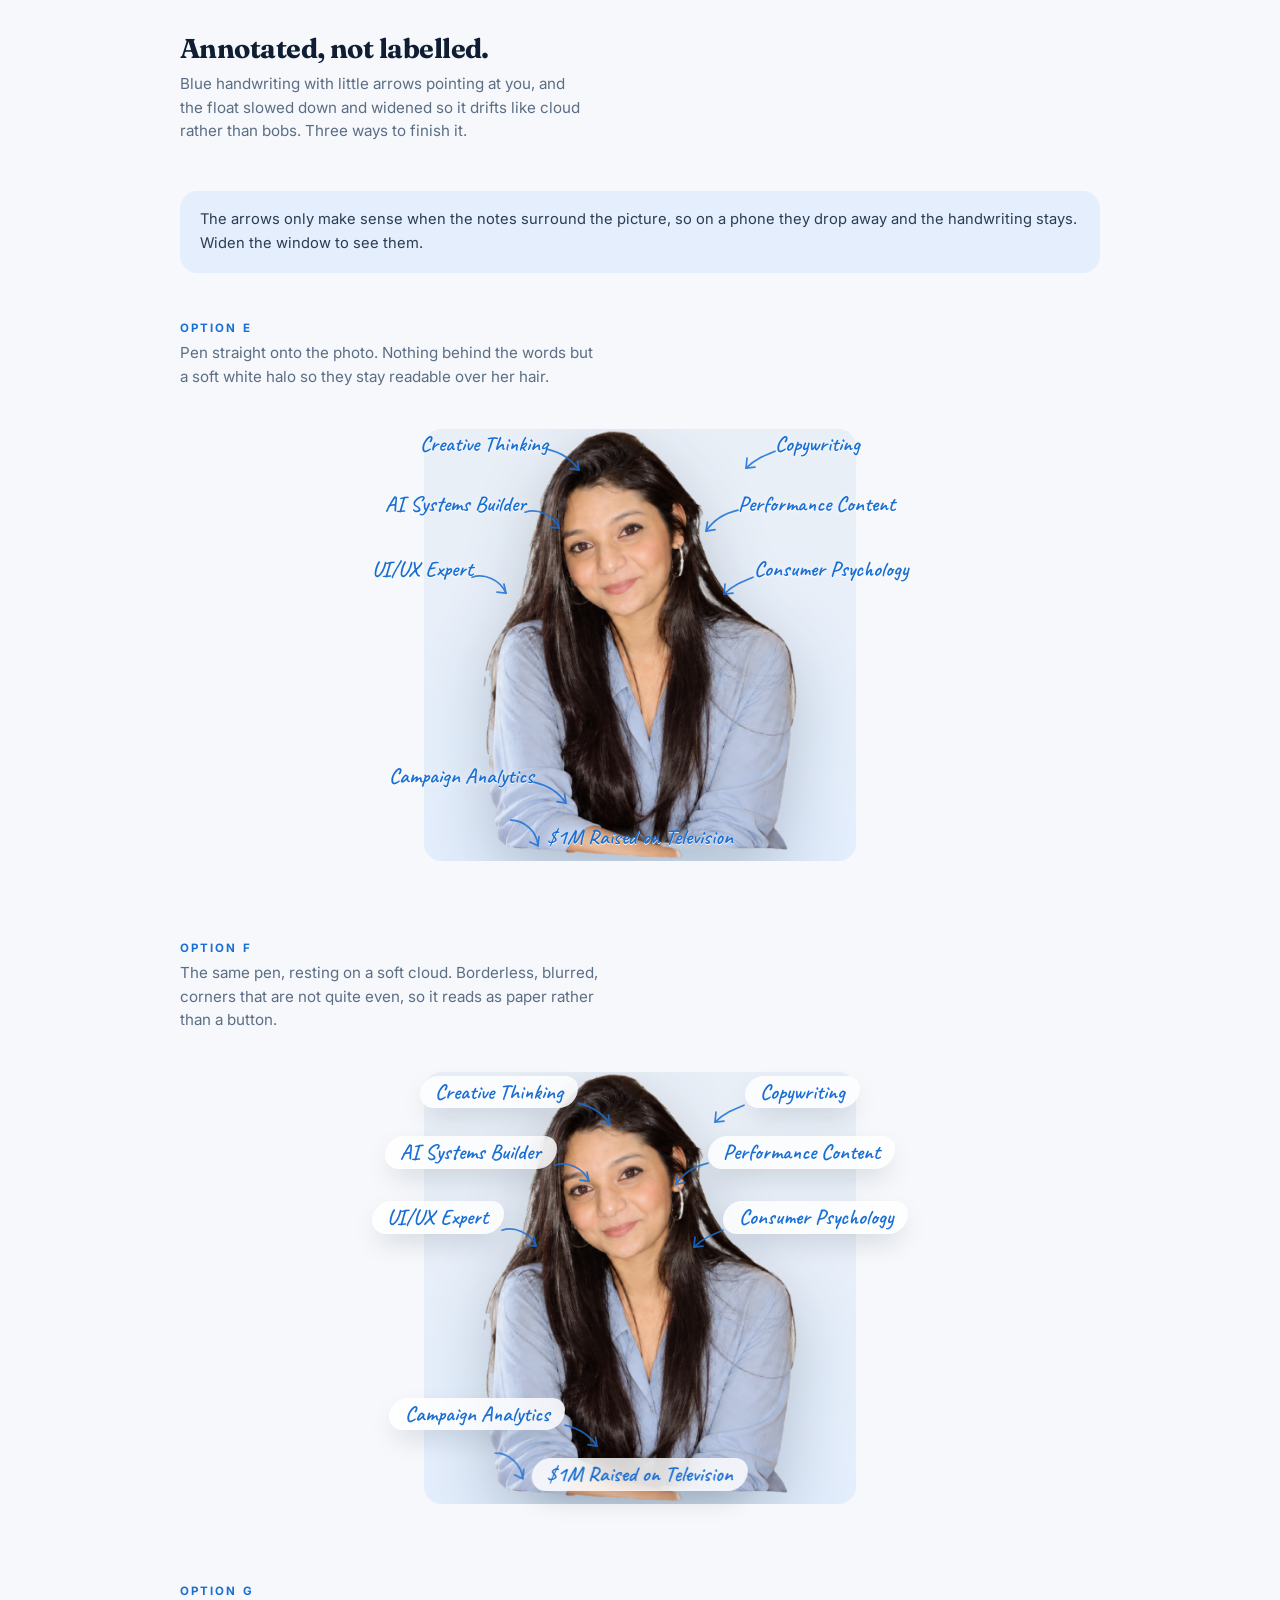
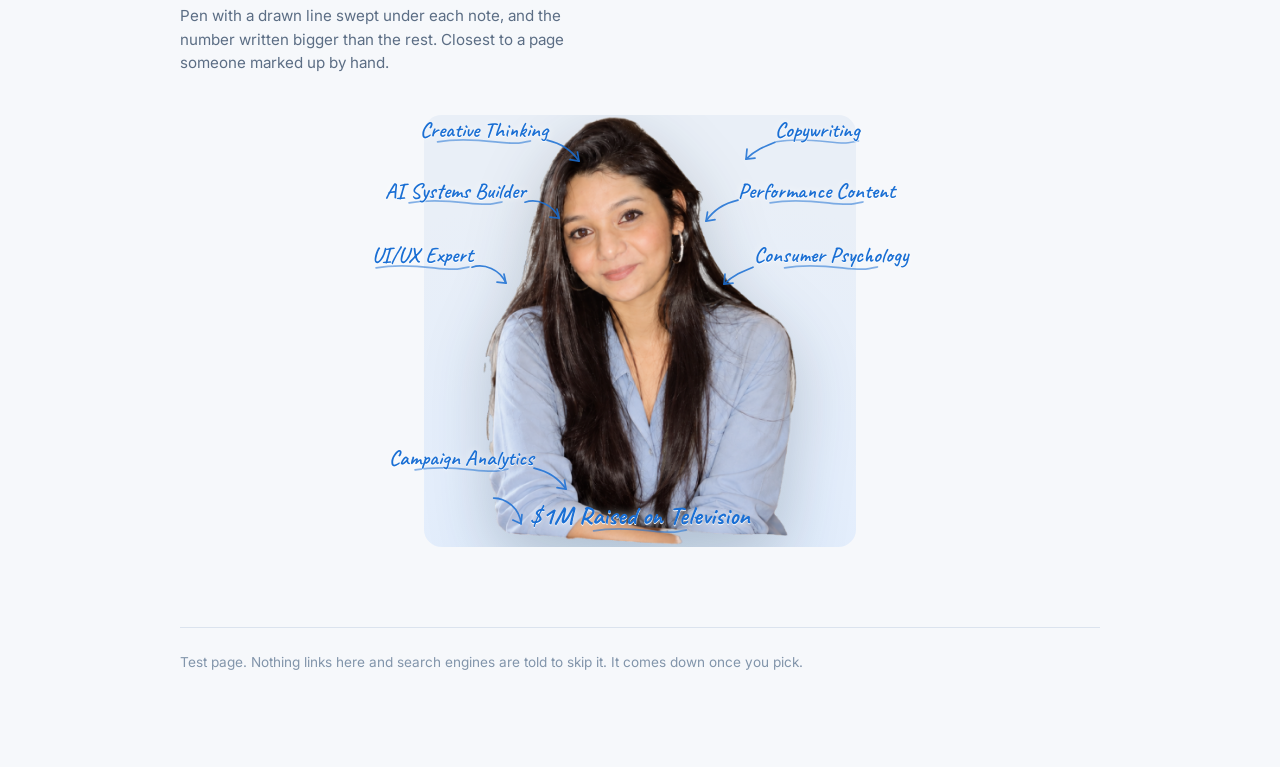
<file: lab/pills/index.html>
<!doctype html>
<html lang="en">
<head>
<meta charset="utf-8">
<meta name="viewport" content="width=device-width,initial-scale=1,viewport-fit=cover">
<meta name="robots" content="noindex,nofollow">
<title>Pill options &middot; test</title>
<link rel="preconnect" href="https://fonts.googleapis.com">
<link rel="preconnect" href="https://fonts.gstatic.com" crossorigin>
<link href="https://fonts.googleapis.com/css2?family=Caveat:wght@500;600;700&family=Fraunces:ital,opsz,wght@0,9..144,500;1,9..144,400&family=Inter:wght@400;500;600;700&display=swap" rel="stylesheet">
<style>
:root{
  --paper:#F6F8FB; --paper-2:#E9EFF7; --ink:#0F1E33; --body:#2B3C53;
  --muted:#5C6E85; --faint:#8295AB;
  --accent:#1A6FD4; --accent-2:#74C3F2; --accent-soft:#E4EEFC;
  --line:#DBE3EE; --white:#fff; --r:1.1rem;
}
*{box-sizing:border-box}
html{overflow-x:clip}
body{margin:0;background:var(--paper);font-family:Inter,system-ui,sans-serif;color:var(--ink);
  -webkit-font-smoothing:antialiased}
.page{max-width:60rem;margin:0 auto;padding:2rem 1.25rem 5rem}
.lead{font-family:Fraunces,Georgia,serif;font-size:1.7rem;line-height:1.18;letter-spacing:-.02em;margin:0 0 .5rem}
.sub{color:var(--muted);font-size:.95rem;line-height:1.55;margin:0 0 3rem;max-width:40ch}
.opt{margin:0 0 5rem}
.cap{font-size:.72rem;font-weight:700;letter-spacing:.18em;text-transform:uppercase;
  color:var(--accent);margin:0 0 .4rem}
.capn{font-size:.95rem;color:var(--muted);margin:0 0 2.5rem;line-height:1.55;max-width:42ch}

/* the portrait panel, exactly as the site builds it */
.hfig{position:relative;max-width:27rem;margin:0 auto}
.hshot{position:relative;margin:0;display:flex;align-items:flex-end;justify-content:center;
  border-radius:var(--r);aspect-ratio:1/1;overflow:hidden;
  background:radial-gradient(118% 92% at 50% 108%, #D8E8FA 0%, var(--accent-soft) 46%, var(--paper-2) 100%)}
.hshot img{width:92%;height:auto;max-height:100%;object-fit:contain;display:block;
  filter:drop-shadow(0 1.4rem 2rem rgba(15,30,51,.22))}

/* ── the notes ───────────────────────────────────────────────────────────
   Below 60rem they sit in flow under the portrait, three of them, as the
   live site does. Above it they leave the flow and annotate the picture. */
.keys{display:flex;flex-wrap:wrap;gap:.45rem .9rem;margin:1.1rem 0 0;padding:0;list-style:none}
.keys li{position:relative}
.keys .k{font-family:Caveat,"Bradley Hand","Segoe Script",cursive;
  font-weight:600;font-size:1.35rem;line-height:1;color:var(--accent);white-space:nowrap}
.ar{position:absolute;width:2.5rem;height:1.9rem;color:var(--accent);
  fill:none;stroke:currentColor;stroke-width:1.7;stroke-linecap:round;stroke-linejoin:round;
  opacity:.85;pointer-events:none}
@media(max-width:60rem){
  .keys li:nth-child(-n+5){display:none}
  .keys li:nth-child(8){order:-1}
  .ar{display:none}
}

@media(min-width:60.0625rem){
  .keys{display:block;margin:0}
  .keys li{position:absolute;white-space:nowrap;z-index:2}
  .keys li:nth-child(1){top:1%;left:-1%}
  .keys li:nth-child(2){top:15%;left:-9%}
  .keys li:nth-child(3){top:1%;right:-1%}
  .keys li:nth-child(4){top:15%;right:-9%}
  .keys li:nth-child(5){top:30%;left:-12%}
  .keys li:nth-child(6){top:30%;right:-12%}
  .keys li:nth-child(7){bottom:17%;left:-8%}
  .keys li:nth-child(8){bottom:3%;left:50%;translate:-50% 0}

  /* Arrows sit on the edge of each note, pointing at the picture. The ones on
     the right are the same drawing flipped, so no path is repeated upright. */
  .keys li .ar{right:-2.3rem;bottom:-1.3rem}
  .keys li:nth-child(3) .ar,
  .keys li:nth-child(4) .ar,
  .keys li:nth-child(6) .ar{right:auto;left:-2.3rem;transform:scaleX(-1)}
  .keys li:nth-child(8) .ar{right:auto;left:-2.6rem;bottom:auto;top:-.4rem;transform:rotate(18deg)}

  /* A cloud drifts: it travels further than it bobs, and sideways as well as
     up. Long clocks, none a whole multiple of another, so they never line up. */
  .keys li{animation:drift var(--dur,11s) var(--del,0s) ease-in-out infinite alternate}
  .keys li:nth-child(1){--dur:9.4s; --del:0s;   --dx:7px;  --dy:-16px; --rot:-1.6deg}
  .keys li:nth-child(2){--dur:11.3s;--del:.7s;  --dx:-6px; --dy:-13px; --rot:1.3deg}
  .keys li:nth-child(3){--dur:8.7s; --del:1.4s; --dx:-8px; --dy:-15px; --rot:1.7deg}
  .keys li:nth-child(4){--dur:12.1s;--del:.3s;  --dx:6px;  --dy:-18px; --rot:-1.2deg}
  .keys li:nth-child(5){--dur:10.2s;--del:1.9s; --dx:-5px; --dy:-14px; --rot:-1.8deg}
  .keys li:nth-child(6){--dur:13.0s;--del:.9s;  --dx:7px;  --dy:-16px; --rot:1.4deg}
  .keys li:nth-child(7){--dur:9.1s; --del:2.3s; --dx:-7px; --dy:-15px; --rot:1.2deg}
  .keys li:nth-child(8){--dur:11.8s;--del:1.6s; --dx:5px;  --dy:-14px; --rot:-1.1deg}
  @keyframes drift{
    from{transform:translate(0,0) rotate(0deg)}
    to{transform:translate(var(--dx,0),var(--dy,-15px)) rotate(var(--rot,0deg))}
  }
  @media(prefers-reduced-motion:reduce){.keys li{animation:none}}
}

/* ── E. pen on the photo, nothing behind it ──────────────────────────── */
.e .keys .k{text-shadow:0 1px 0 rgba(255,255,255,.95), 0 0 .55rem rgba(255,255,255,.85)}

/* ── F. pen on a cloud ───────────────────────────────────────────────── */
.f .keys li>.k{display:inline-block;background:rgba(255,255,255,.82);
  -webkit-backdrop-filter:blur(10px);backdrop-filter:blur(10px);
  border-radius:1.4rem .9rem 1.5rem 1rem;padding:.3rem .95rem .38rem;
  box-shadow:0 .7rem 1.8rem -.5rem rgba(15,30,51,.22)}

/* ── G. pen with a drawn underline ───────────────────────────────────── */
.g .keys li>.k{display:inline-block;padding-bottom:.3rem;
  text-shadow:0 1px 0 rgba(255,255,255,.95), 0 0 .55rem rgba(255,255,255,.9);
  background-image:url("data:image/svg+xml;utf8,<svg xmlns='http://www.w3.org/2000/svg' viewBox='0 0 120 10'><path d='M2 6c22-4 46-3 72 0s30 2 44-1' fill='none' stroke='%231A6FD4' stroke-width='2.2' stroke-linecap='round' opacity='.55'/></svg>");
  background-repeat:no-repeat;background-position:0 100%;background-size:100% .5rem}
.g .keys li:nth-child(8)>.k{font-size:1.6rem;font-weight:700}

.foot{margin-top:3rem;padding-top:1.5rem;border-top:1px solid var(--line);
  color:var(--faint);font-size:.85rem;line-height:1.6}
.note{background:var(--accent-soft);border-radius:var(--r);padding:1.1rem 1.25rem;
  font-size:.92rem;line-height:1.6;color:var(--body);margin:0 0 3rem}
</style>
</head>
<body>
<div class="page">
  <h1 class="lead">Annotated, not labelled.</h1>
  <p class="sub">Blue handwriting with little arrows pointing at you, and the float slowed down and widened so it drifts like cloud rather than bobs. Three ways to finish it.</p>
  <p class="note">The arrows only make sense when the notes surround the picture, so on a phone they drop away and the handwriting stays. Widen the window to see them.</p>

  <section class="opt e">
    <p class="cap">Option E</p>
    <p class="capn">Pen straight onto the photo. Nothing behind the words but a soft white halo so they stay readable over her hair.</p>
    <div class="hfig">
      <figure class="hshot"><img src="../../mehr-cut.png" alt="" width="644" height="875"></figure>
      <ul class="keys">
        <li><span class="k">Creative Thinking</span><svg class="ar" viewBox="0 0 40 30"><path d="M3 4C16 7 27 13 35 25"/><path d="M35 25L26 23.5M35 25L33.5 16"/></svg></li>
        <li><span class="k">AI Systems Builder</span><svg class="ar" viewBox="0 0 40 30"><path d="M2 6C14 2 30 8 36 22"/><path d="M36 22L27 21M36 22L34 13"/></svg></li>
        <li><span class="k">Copywriting</span><svg class="ar" viewBox="0 0 40 30"><path d="M4 6C14 10 24 14 33 23"/><path d="M33 23L24 22M33 23L32 13"/></svg></li>
        <li><span class="k">Performance Content</span><svg class="ar" viewBox="0 0 40 30"><path d="M3 4C16 7 27 13 35 25"/><path d="M35 25L26 23.5M35 25L33.5 16"/></svg></li>
        <li><span class="k">UI/UX Expert</span><svg class="ar" viewBox="0 0 40 30"><path d="M2 6C14 2 30 8 36 22"/><path d="M36 22L27 21M36 22L34 13"/></svg></li>
        <li><span class="k">Consumer Psychology</span><svg class="ar" viewBox="0 0 40 30"><path d="M4 6C14 10 24 14 33 23"/><path d="M33 23L24 22M33 23L32 13"/></svg></li>
        <li><span class="k">Campaign Analytics</span><svg class="ar" viewBox="0 0 40 30"><path d="M3 4C16 7 27 13 35 25"/><path d="M35 25L26 23.5M35 25L33.5 16"/></svg></li>
        <li><span class="k">$1M Raised on Television</span><svg class="ar" viewBox="0 0 40 30"><path d="M2 6C14 2 30 8 36 22"/><path d="M36 22L27 21M36 22L34 13"/></svg></li>
      </ul>
    </div>
  </section>

  <section class="opt f">
    <p class="cap">Option F</p>
    <p class="capn">The same pen, resting on a soft cloud. Borderless, blurred, corners that are not quite even, so it reads as paper rather than a button.</p>
    <div class="hfig">
      <figure class="hshot"><img src="../../mehr-cut.png" alt="" width="644" height="875"></figure>
      <ul class="keys">
        <li><span class="k">Creative Thinking</span><svg class="ar" viewBox="0 0 40 30"><path d="M3 4C16 7 27 13 35 25"/><path d="M35 25L26 23.5M35 25L33.5 16"/></svg></li>
        <li><span class="k">AI Systems Builder</span><svg class="ar" viewBox="0 0 40 30"><path d="M2 6C14 2 30 8 36 22"/><path d="M36 22L27 21M36 22L34 13"/></svg></li>
        <li><span class="k">Copywriting</span><svg class="ar" viewBox="0 0 40 30"><path d="M4 6C14 10 24 14 33 23"/><path d="M33 23L24 22M33 23L32 13"/></svg></li>
        <li><span class="k">Performance Content</span><svg class="ar" viewBox="0 0 40 30"><path d="M3 4C16 7 27 13 35 25"/><path d="M35 25L26 23.5M35 25L33.5 16"/></svg></li>
        <li><span class="k">UI/UX Expert</span><svg class="ar" viewBox="0 0 40 30"><path d="M2 6C14 2 30 8 36 22"/><path d="M36 22L27 21M36 22L34 13"/></svg></li>
        <li><span class="k">Consumer Psychology</span><svg class="ar" viewBox="0 0 40 30"><path d="M4 6C14 10 24 14 33 23"/><path d="M33 23L24 22M33 23L32 13"/></svg></li>
        <li><span class="k">Campaign Analytics</span><svg class="ar" viewBox="0 0 40 30"><path d="M3 4C16 7 27 13 35 25"/><path d="M35 25L26 23.5M35 25L33.5 16"/></svg></li>
        <li><span class="k">$1M Raised on Television</span><svg class="ar" viewBox="0 0 40 30"><path d="M2 6C14 2 30 8 36 22"/><path d="M36 22L27 21M36 22L34 13"/></svg></li>
      </ul>
    </div>
  </section>

  <section class="opt g">
    <p class="cap">Option G</p>
    <p class="capn">Pen with a drawn line swept under each note, and the number written bigger than the rest. Closest to a page someone marked up by hand.</p>
    <div class="hfig">
      <figure class="hshot"><img src="../../mehr-cut.png" alt="" width="644" height="875"></figure>
      <ul class="keys">
        <li><span class="k">Creative Thinking</span><svg class="ar" viewBox="0 0 40 30"><path d="M3 4C16 7 27 13 35 25"/><path d="M35 25L26 23.5M35 25L33.5 16"/></svg></li>
        <li><span class="k">AI Systems Builder</span><svg class="ar" viewBox="0 0 40 30"><path d="M2 6C14 2 30 8 36 22"/><path d="M36 22L27 21M36 22L34 13"/></svg></li>
        <li><span class="k">Copywriting</span><svg class="ar" viewBox="0 0 40 30"><path d="M4 6C14 10 24 14 33 23"/><path d="M33 23L24 22M33 23L32 13"/></svg></li>
        <li><span class="k">Performance Content</span><svg class="ar" viewBox="0 0 40 30"><path d="M3 4C16 7 27 13 35 25"/><path d="M35 25L26 23.5M35 25L33.5 16"/></svg></li>
        <li><span class="k">UI/UX Expert</span><svg class="ar" viewBox="0 0 40 30"><path d="M2 6C14 2 30 8 36 22"/><path d="M36 22L27 21M36 22L34 13"/></svg></li>
        <li><span class="k">Consumer Psychology</span><svg class="ar" viewBox="0 0 40 30"><path d="M4 6C14 10 24 14 33 23"/><path d="M33 23L24 22M33 23L32 13"/></svg></li>
        <li><span class="k">Campaign Analytics</span><svg class="ar" viewBox="0 0 40 30"><path d="M3 4C16 7 27 13 35 25"/><path d="M35 25L26 23.5M35 25L33.5 16"/></svg></li>
        <li><span class="k">$1M Raised on Television</span><svg class="ar" viewBox="0 0 40 30"><path d="M2 6C14 2 30 8 36 22"/><path d="M36 22L27 21M36 22L34 13"/></svg></li>
      </ul>
    </div>
  </section>

  <p class="foot">Test page. Nothing links here and search engines are told to skip it. It comes down once you pick.</p>
</div>
</body>
</html>
</file>
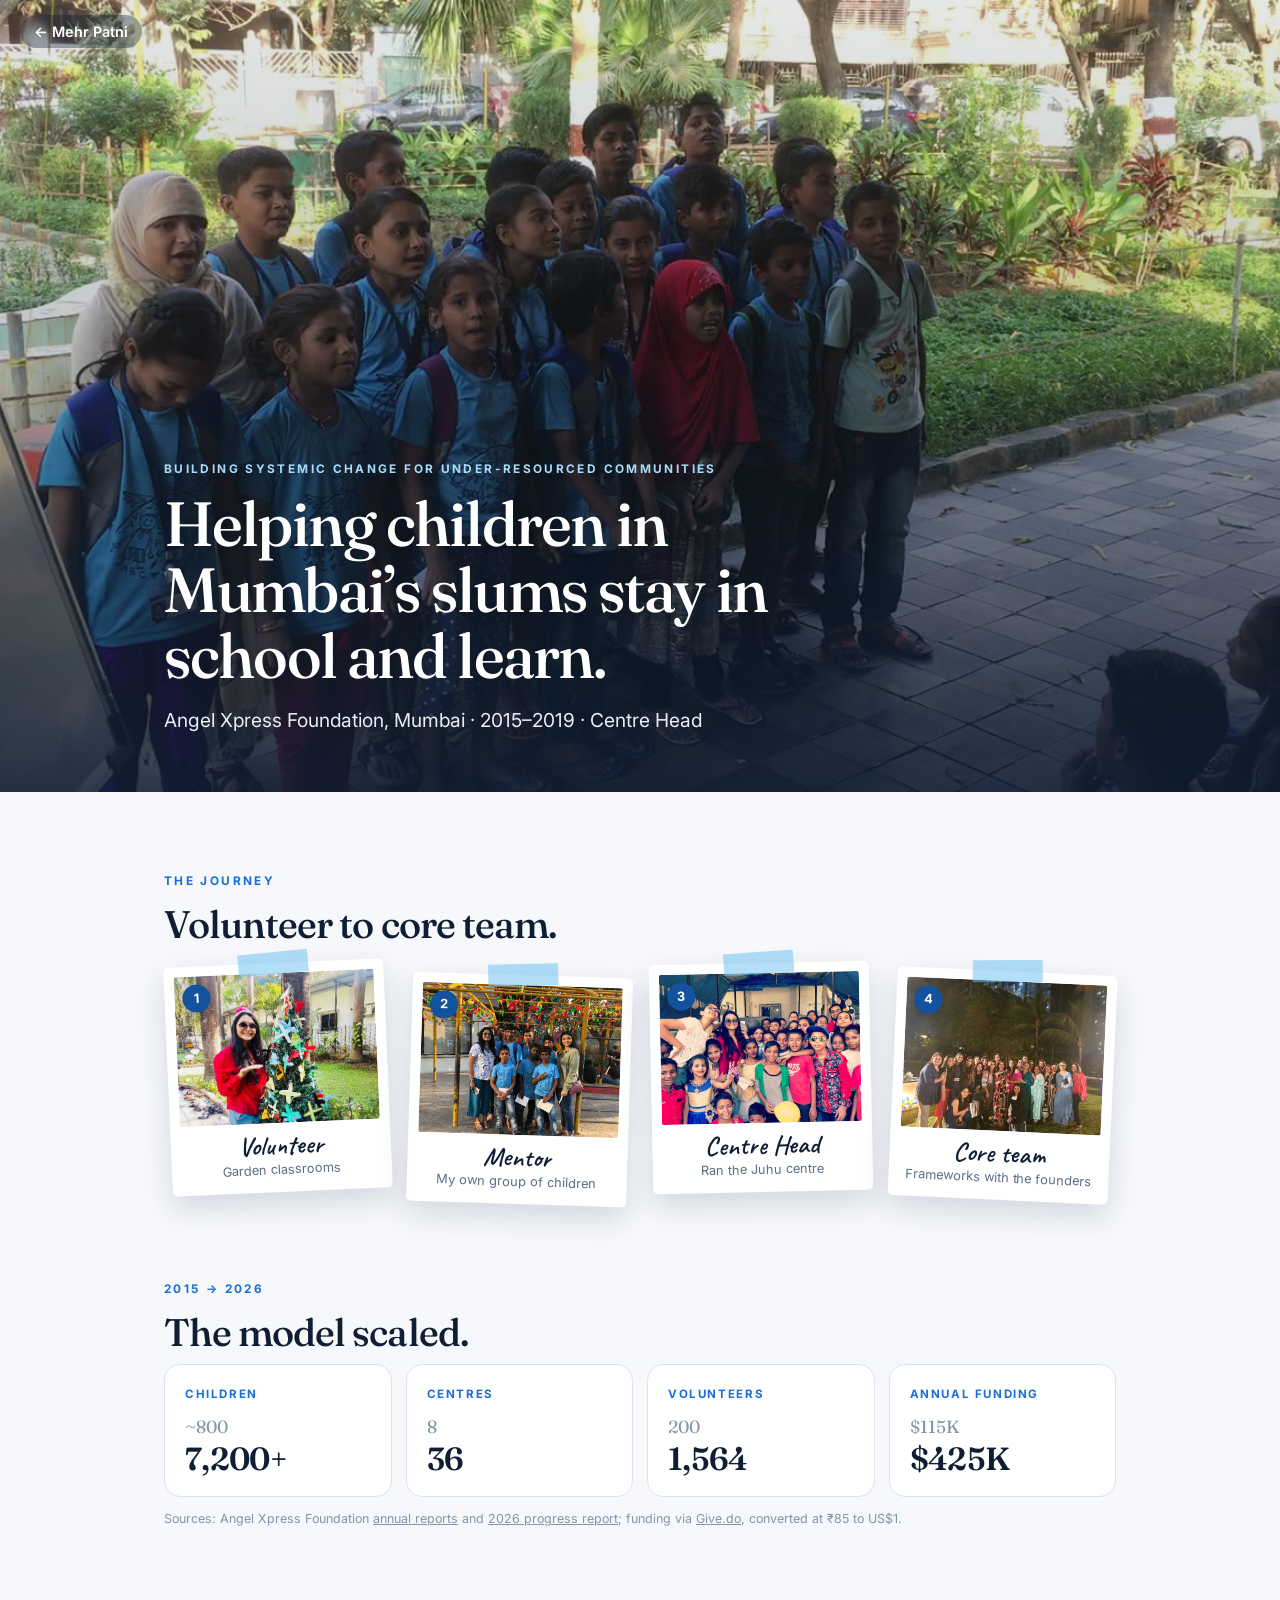
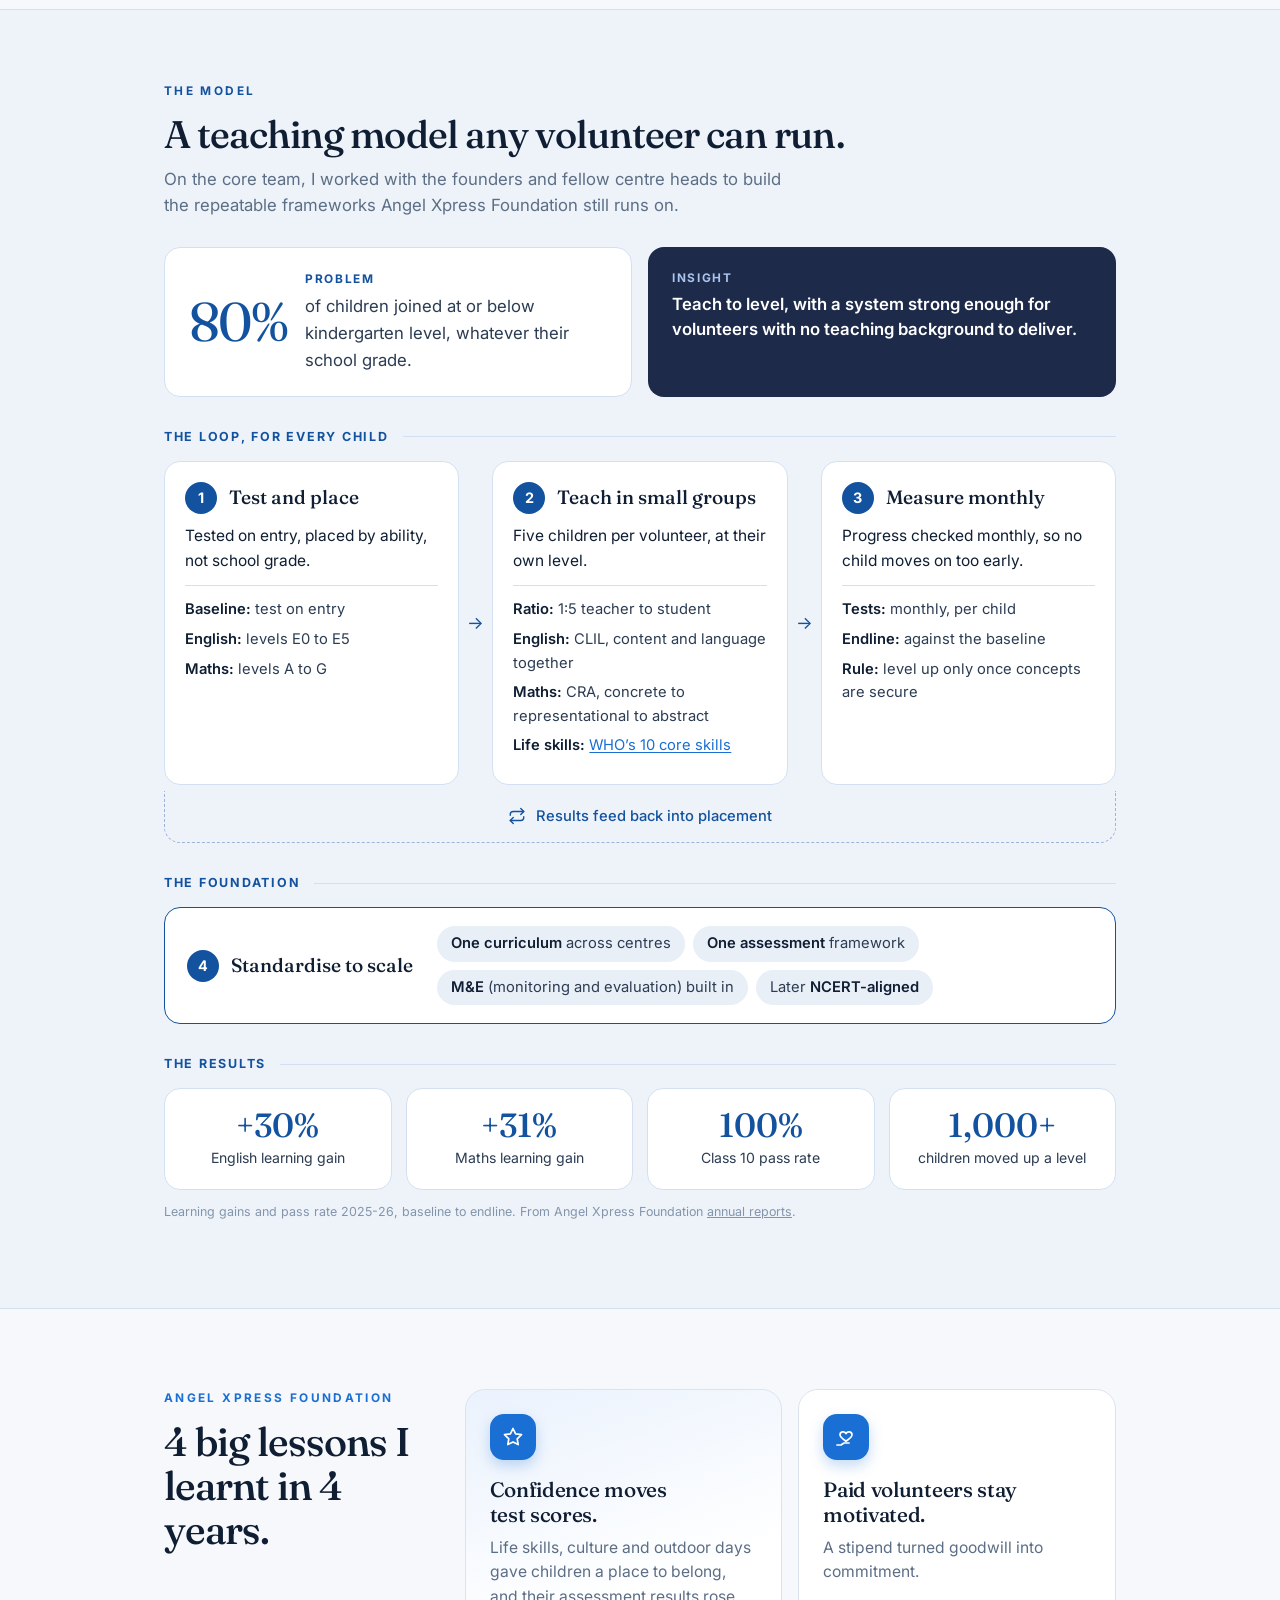
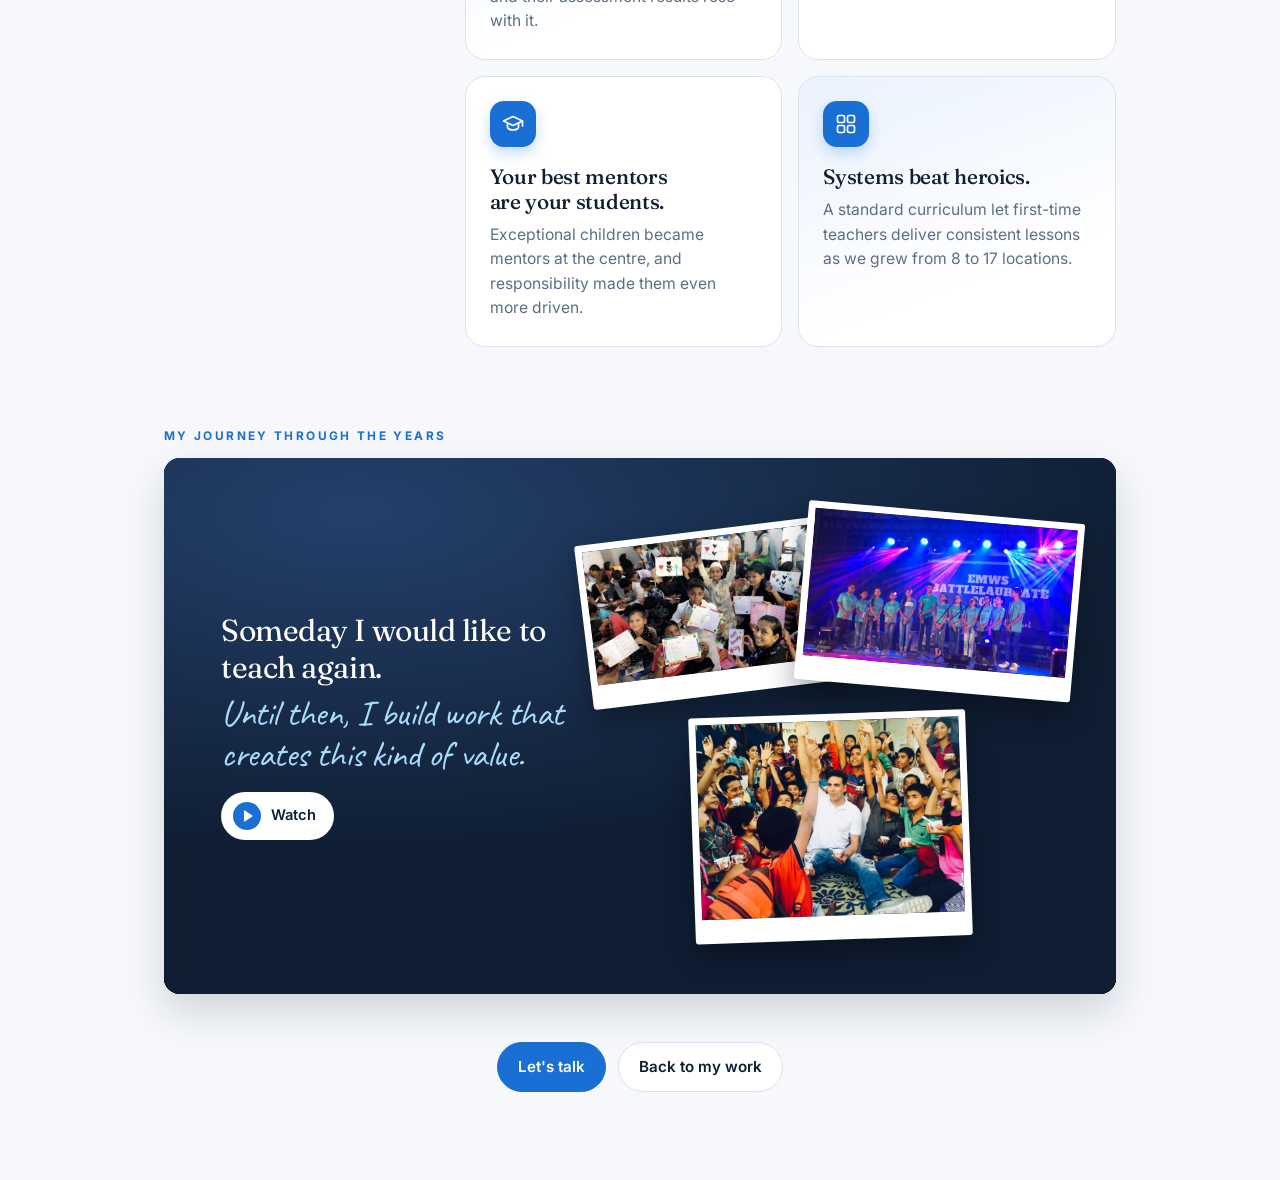
<file: impact.html>
<!doctype html>
<html lang="en">
<head>
<meta charset="utf-8">
<meta name="viewport" content="width=device-width, initial-scale=1, viewport-fit=cover">
<title>Social Impact · Mehr Patni</title>
<meta name="description" content="Four years building systemic change in education for under-resourced communities with Angel Xpress Foundation, Mumbai: the pedagogy, the numbers, and what it taught me.">
<meta property="og:title" content="Social Impact · Mehr Patni">
<meta property="og:description" content="Four years building systemic change in education for under-resourced communities.">
<meta property="og:image" content="https://mehrpatni.com/impact/hero-poster.jpg">
<link rel="icon" href="icon-32.png">
<link rel="preconnect" href="https://fonts.googleapis.com">
<link rel="preconnect" href="https://fonts.gstatic.com" crossorigin>
<link href="https://fonts.googleapis.com/css2?family=Caveat:wght@600&family=Fraunces:ital,opsz,wght@0,9..144,500;0,9..144,600;1,9..144,400&family=Inter:wght@400;500;600;700&display=swap" rel="stylesheet">
<style>
:root{
  --paper:#F6F8FB; --paper-2:#E9EFF7; --ink:#0F1E33; --body:#2B3C53;
  --muted:#5C6E85; --faint:#8295AB; --accent:#1A6FD4; --accent-soft:#E4EEFC;
  --line:#DBE3EE; --white:#fff; --warm:#EEF3FA; --warm-line:#D3E0F1; --sun:#13529E; --sky:#74C3F2;
  --r:16px;
}
*{box-sizing:border-box}
body{margin:0;background:var(--paper);color:var(--body);
  font-family:Inter,system-ui,-apple-system,"Segoe UI",Helvetica,Arial,sans-serif;
  font-size:1.05rem;line-height:1.6;-webkit-font-smoothing:antialiased}
h1,h2,h3{font-family:Fraunces,Georgia,serif;font-weight:500;margin:0;color:var(--ink)}
a{color:inherit}
img,video{display:block;max-width:100%}
.hand{font-family:Caveat,cursive;font-weight:600}
.nw{white-space:nowrap}
.wrap{max-width:62rem;margin:0 auto;padding:0 20px}
section{padding:80px 0 0}
.eyebrow{font-size:.74rem;font-weight:700;letter-spacing:.2em;text-transform:uppercase;margin:0 0 12px;color:var(--accent)}
h2{font-size:clamp(1.7rem,3.8vw,2.4rem);letter-spacing:-.025em;line-height:1.1;margin:0 0 10px}
.sub{color:var(--muted);margin:0 0 28px;max-width:40rem}
p{margin:0 0 14px}

/* bar + hero */
.bar{position:absolute;top:0;left:0;right:0;z-index:3;padding:18px 20px}
.bar a{color:#fff;text-decoration:none;font-weight:600;font-size:.9rem;
  background:rgba(15,30,51,.35);backdrop-filter:blur(6px);padding:8px 14px;border-radius:999px}
.hero{position:relative;min-height:88vh;min-height:88svh;display:flex;align-items:flex-end;overflow:hidden;color:#fff}
.hero video,.hero .poster{position:absolute;inset:0;width:100%;height:100%;object-fit:cover}
.hero::after{content:"";position:absolute;inset:0;
  background:linear-gradient(180deg,rgba(15,30,51,.1) 0%,rgba(15,30,51,.25) 45%,rgba(15,30,51,.85) 100%)}
.hero .in{position:relative;z-index:2;max-width:62rem;margin:0 auto;padding:0 20px 56px;width:100%}
.hero .eyebrow{color:#A9DBFA}
.hero h1{color:#fff;font-size:clamp(2.1rem,5.4vw,3.9rem);line-height:1.06;letter-spacing:-.03em;max-width:19ch}
.hero .lede{font-size:clamp(1rem,1.6vw,1.2rem);margin:16px 0 0;color:#E9EFF7}

/* journey slide */
.slide{display:grid;grid-template-columns:repeat(4,minmax(0,1fr));gap:22px;padding:8px 4px;align-items:start}
.pol{margin:0;background:#fff;padding:10px 10px 14px;border-radius:5px;position:relative;
  box-shadow:0 12px 30px rgba(15,30,51,.15);transition:transform .35s ease}
.pol:nth-child(1){transform:rotate(-2.5deg)}.pol:nth-child(2){transform:rotate(1.8deg) translateY(12px)}
.pol:nth-child(3){transform:rotate(-1.2deg)}.pol:nth-child(4){transform:rotate(2.6deg) translateY(8px)}
.pol:hover{transform:rotate(0) scale(1.04);z-index:2}
.pol::before{content:"";position:absolute;top:-11px;left:50%;width:70px;height:22px;margin-left:-35px;
  background:rgba(116,195,242,.55);transform:rotate(-3deg)}
.pol img{width:100%;aspect-ratio:4/3;object-fit:cover;object-position:50% 18%;border-radius:2px}
.pol .t{font-family:Caveat,cursive;font-weight:600;font-size:1.65rem;color:var(--ink);text-align:center;line-height:1;margin:10px 0 2px}
.pol .d{font-size:.8rem;color:var(--muted);text-align:center;line-height:1.35;margin:0}
.pol .n{position:absolute;top:18px;left:18px;width:28px;height:28px;border-radius:50%;background:var(--sun);
  color:#fff;font-weight:700;font-size:.8rem;display:grid;place-items:center;box-shadow:0 2px 8px rgba(0,0,0,.2)}

/* numbers */
.nums{display:grid;grid-template-columns:repeat(4,minmax(0,1fr));gap:14px}
.num{background:var(--white);border:1px solid var(--line);border-radius:var(--r);padding:20px}
.num .k{font-size:.72rem;font-weight:700;letter-spacing:.14em;text-transform:uppercase;color:var(--accent);margin-bottom:10px}
.num .from{font-family:Fraunces,Georgia,serif;font-size:1.1rem;color:var(--faint)}
.num .to{font-family:Fraunces,Georgia,serif;font-size:2rem;font-weight:600;color:var(--ink);letter-spacing:-.02em;line-height:1.1}
.num .cap{font-size:.82rem;color:var(--muted);margin:6px 0 0}
.src{font-size:.78rem;color:var(--faint);margin-top:12px}
.src a{color:var(--faint)}

/* pedagogy */
.warm{background:var(--warm);border-top:1px solid var(--warm-line);border-bottom:1px solid var(--warm-line);margin-top:80px;padding:72px 0}
.warm section{padding:0}
.warm .eyebrow{color:var(--sun)}


/* model */
.pi{display:grid;grid-template-columns:repeat(2,minmax(0,1fr));gap:16px;margin-bottom:30px}
.pi-p,.pi-i{border-radius:var(--r);padding:22px 24px}
.pi-p{background:var(--white);border:1px solid var(--warm-line);display:flex;gap:18px;align-items:center}
.pi-p .big{font-family:Fraunces,Georgia,serif;font-size:3.4rem;line-height:1;color:var(--sun);letter-spacing:-.03em}
.pi-i{background:#1E2A4A;color:#fff}
.pi .k{font-size:.74rem;font-weight:700;letter-spacing:.14em;text-transform:uppercase;color:var(--sun);margin:0 0 4px}
.pi-i .k{color:#A9C4EE}
.pi p{margin:0}
.pi-i p:last-child{font-weight:600;font-size:1.05rem;line-height:1.45}
.rule{display:flex;align-items:center;gap:14px;font-size:.78rem;font-weight:700;letter-spacing:.14em;text-transform:uppercase;color:var(--sun);margin:0 0 14px}
.rule::after{content:"";flex:1;height:1px;background:var(--warm-line)}
.loop{display:grid;grid-template-columns:minmax(0,1fr) auto minmax(0,1fr) auto minmax(0,1fr);gap:8px;align-items:stretch}
.arr{align-self:center;color:var(--sun);font-size:1.1rem}
.lc{background:var(--white);border:1px solid var(--warm-line);border-radius:var(--r);padding:20px}
.lh{display:flex;align-items:center;gap:12px;margin-bottom:10px}
.dot{flex:none;width:32px;height:32px;border-radius:50%;background:var(--sun);color:#fff;font-weight:700;font-size:.9rem;display:grid;place-items:center}
.lh h3{font-size:1.2rem;line-height:1.2}
.lc .lead{color:var(--ink);font-size:.97rem;padding-bottom:12px;margin:0 0 12px;border-bottom:1px solid var(--warm-line)}
.lc dl{margin:0;font-size:.92rem;color:var(--body)}
.lc dl div{margin-bottom:6px}
.lc dt{display:inline;font-weight:600;color:var(--ink)}
.lc dd{display:inline;margin:0}
.lc dd a{color:var(--accent);text-decoration:underline;text-underline-offset:2px}
.back{display:flex;align-items:center;justify-content:center;gap:10px;color:var(--sun);font-size:.92rem;font-weight:500;
  border:1.5px dashed #9DB4D8;border-top:0;border-radius:0 0 var(--r) var(--r);padding:14px;margin:6px 0 30px}
.back svg{width:18px;height:18px}
.fnd{background:var(--white);border:1.5px solid var(--sun);border-radius:var(--r);padding:18px 22px;display:flex;gap:24px;align-items:center;margin-bottom:30px}
.fnd .lh{margin:0;flex:none}
.chips{display:flex;flex-wrap:wrap;gap:8px}
.chips span{background:var(--paper-2);border-radius:999px;padding:6px 14px;font-size:.92rem;color:var(--body)}
.chips b{color:var(--ink);font-weight:600}
.res{display:grid;grid-template-columns:repeat(4,minmax(0,1fr));gap:14px}
.res div{background:var(--white);border:1px solid var(--warm-line);border-radius:var(--r);padding:18px;text-align:center}
.res b{display:block;font-family:Fraunces,Georgia,serif;font-size:2.1rem;font-weight:500;color:var(--sun);line-height:1.1}
.res span{font-size:.88rem;color:var(--body)}
@media(max-width:56rem){
  .loop{grid-template-columns:1fr}.arr{transform:rotate(90deg);justify-self:center}
  .fnd{flex-direction:column;align-items:flex-start;gap:14px}
  .res{grid-template-columns:repeat(2,minmax(0,1fr))}
}
@media(max-width:36rem){.pi{grid-template-columns:1fr}.pi-p .big{font-size:2.8rem}}

/* lessons */
.lessons-wrap{display:grid;grid-template-columns:minmax(0,.8fr) minmax(0,2fr);gap:40px;align-items:start}
.lhd{position:sticky;top:32px}
.lhd h2{font-size:clamp(1.8rem,3.4vw,2.5rem)}
.lgrid{display:grid;grid-template-columns:repeat(2,minmax(0,1fr));gap:16px}
.lz{position:relative;overflow:hidden;background:var(--white);border:1px solid var(--line);border-radius:20px;padding:24px 24px 26px;
  transition:transform .3s ease,box-shadow .3s ease}
.lz:hover{transform:translateY(-3px);box-shadow:0 14px 32px rgba(15,30,51,.10)}
.lz:nth-child(1),.lz:nth-child(4){background:linear-gradient(160deg,#EAF2FD 0%,#fff 70%)}
.lz .li{display:grid;place-items:center;width:46px;height:46px;border-radius:14px;background:var(--accent);color:#fff;margin-bottom:18px;
  box-shadow:0 6px 14px rgba(26,111,212,.25)}
.lz .li svg{width:24px;height:24px}
.lz h3{font-size:1.3rem;line-height:1.2;letter-spacing:-.015em;margin:0 0 8px;max-width:15ch}
.lz p{margin:0;color:var(--muted);font-size:.98rem;line-height:1.55}
@media(max-width:56rem){.lessons-wrap{grid-template-columns:1fr;gap:18px}.lhd{position:static}}
@media(max-width:36rem){.lgrid{grid-template-columns:1fr}}

/* film */
.film{position:relative;border-radius:var(--r);overflow:hidden;background:#0F1E33;aspect-ratio:16/9;box-shadow:0 18px 40px rgba(15,30,51,.16)}
.film video{position:absolute;inset:0;width:100%;height:100%;object-fit:contain;background:#000}
.cover{position:absolute;inset:0;border:0;padding:0;cursor:pointer;color:#fff;font:inherit;
  background:radial-gradient(120% 90% at 20% 10%,#24406B 0%,#0F1E33 70%);display:flex;align-items:center;overflow:hidden}
.cover .shots{position:absolute;right:4%;top:50%;width:52%;height:80%;transform:translateY(-50%)}
.cover .shots img{position:absolute;width:56%;height:auto;border:7px solid #fff;border-bottom-width:24px;
  border-radius:3px;box-shadow:0 14px 30px rgba(0,0,0,.35)}
.cover .shots img:nth-child(1){left:0;top:4%;transform:rotate(-7deg)}
.cover .shots img:nth-child(2){right:0;top:0;transform:rotate(5deg)}
.cover .shots img:nth-child(3){left:22%;bottom:0;transform:rotate(-2deg);z-index:2}
.cover .txt{position:relative;z-index:3;padding:0 0 0 6%;text-align:left;max-width:46%}
.cover .k{font-size:.72rem;font-weight:700;letter-spacing:.2em;text-transform:uppercase;color:#A9DBFA}
.cover .h{display:block;font-family:Fraunces,Georgia,serif;font-size:clamp(1.25rem,2.6vw,1.9rem);line-height:1.2;letter-spacing:-.015em;margin:0 0 18px}
.cover .h em{display:block;font-family:Caveat,cursive;font-style:normal;color:#A9DBFA;font-size:1.2em;line-height:1.1;margin-top:8px}
.play{display:inline-flex;align-items:center;gap:10px;background:#fff;color:var(--ink);font-weight:600;font-size:.92rem;
  padding:10px 18px 10px 12px;border-radius:999px;transition:transform .2s ease}
.play i{width:28px;height:28px;border-radius:50%;background:var(--accent);display:grid;place-items:center}
.play i::after{content:"";border-left:9px solid #fff;border-top:6px solid transparent;border-bottom:6px solid transparent;margin-left:3px}
.cover:hover .play{transform:scale(1.05)}

/* close */
.close{text-align:center;padding:48px 0 88px}
.close .hand{font-size:clamp(1.7rem,4vw,2.4rem);color:var(--ink);line-height:1.15;max-width:28rem;margin:0 auto 22px}
.btns{display:flex;gap:12px;justify-content:center;flex-wrap:wrap}
.btn{display:inline-flex;text-decoration:none;font-weight:600;font-size:.95rem;padding:12px 20px;border-radius:999px;
  border:1px solid var(--line);background:var(--white);color:var(--ink)}
.btn.primary{background:var(--accent);border-color:var(--accent);color:#fff}

.rv{opacity:0;transform:translateY(16px);transition:opacity .7s ease,transform .7s ease}
.rv.in{opacity:1;transform:none}

@media(max-width:56rem){
  .slide{grid-template-columns:repeat(2,minmax(0,1fr));gap:26px 18px}
  .nums{grid-template-columns:repeat(2,minmax(0,1fr))}
    }
@media(max-width:36rem){
  section{padding-top:60px}
      .num .to{font-size:1.6rem}
  .pol .t{font-size:1.4rem}
    .cover{align-items:flex-end}
  .film{aspect-ratio:4/5}
  .cover .shots{right:6%;left:6%;top:6%;width:auto;height:56%;transform:none}
  .cover .shots img{border-width:4px;border-bottom-width:14px}
  .cover .txt{max-width:none;padding:0 18px 18px}
  .cover .h{font-size:1.15rem;margin:0 0 12px}
  .hero .in{padding-bottom:40px}
}
@media(max-width:36rem){
  body{font-size:1.06rem}
  .wrap{padding:0 18px}
  .hero h1{font-size:2.15rem}
  .hero .eyebrow{font-size:.68rem;letter-spacing:.14em;line-height:1.7}
  .sub{font-size:1rem}
  .pol .d{font-size:.88rem}
  .pol .t{font-size:1.45rem}
  .pi-p{flex-direction:column;align-items:flex-start;gap:6px}
  .pi-p .big{font-size:3rem}
  .lc{padding:18px}
  .lc dl{font-size:.95rem}
  .chips span{font-size:.92rem}
  .res div{padding:16px 10px}
  .res b{font-size:1.85rem}
  .res span{display:block;font-size:.9rem;line-height:1.35}
  .src{font-size:.85rem}
  .lz{padding:22px 20px}
  .lz h3{font-size:1.25rem;max-width:none}
  .lz p{font-size:1rem}
  .btn{padding:14px 22px;font-size:1rem}
}
@media(prefers-reduced-motion:reduce){.rv{opacity:1;transform:none;transition:none}.hero video{display:none}}
</style>
</head>
<body>

<div class="bar"><a href="index.html">&larr; Mehr Patni</a></div>

<header class="hero">
  <img class="poster" src="impact/hero-poster.jpg" alt="">
  <video autoplay muted loop playsinline preload="metadata" poster="impact/hero-poster.jpg" aria-hidden="true">
    <source src="impact/hero.mp4" type="video/mp4">
  </video>
  <div class="in">
    <p class="eyebrow"><span class="nw">Building systemic change</span> <span class="nw">for under-resourced communities</span></p>
    <h1>Helping children in Mumbai&rsquo;s slums stay in school and learn.</h1>
    <p class="lede"><span class="nw">Angel Xpress Foundation, Mumbai</span> &middot; <span class="nw">2015&ndash;2019</span> &middot; <span class="nw">Centre Head</span></p>
  </div>
</header>

<main class="wrap">

  <section class="rv">
    <p class="eyebrow">The journey</p>
    <h2>Volunteer to core team.</h2>
    <div class="slide">
      <figure class="pol"><span class="n">1</span><img src="impact/me-tree.jpg" alt="Mehr decorating a Christmas tree of paper stars in the garden" loading="lazy"><p class="t">Volunteer</p><p class="d">Garden classrooms</p></figure>
      <figure class="pol"><span class="n">2</span><img src="impact/me-group.jpg" alt="Mehr with her group of children in Angel Xpress t-shirts" loading="lazy"><p class="t">Mentor</p><p class="d">My own group of children</p></figure>
      <figure class="pol"><span class="n">3</span><img src="impact/me-party.jpg" alt="Mehr celebrating with children at the Juhu centre" loading="lazy"><p class="t">Centre Head</p><p class="d">Ran the Juhu centre</p></figure>
      <figure class="pol"><span class="n">4</span><img src="impact/team.jpg" alt="The Angel Xpress team at an evening gathering" loading="lazy"><p class="t">Core team</p><p class="d">Frameworks with the founders</p></figure>
    </div>
  </section>

  <section class="rv">
    <p class="eyebrow">2015 &rarr; 2026</p>
    <h2>The model scaled.</h2>
    <div class="nums">
      <div class="num"><div class="k">Children</div><div class="from">~800</div><div class="to">7,200+</div></div>
      <div class="num"><div class="k">Centres</div><div class="from">8</div><div class="to">36</div></div>
      <div class="num"><div class="k">Volunteers</div><div class="from">200</div><div class="to">1,564</div></div>
      <div class="num"><div class="k">Annual funding</div><div class="from">$115K</div><div class="to">$425K</div></div>
    </div>
    <p class="src">Sources: Angel Xpress Foundation <a href="https://angelxpress.org/wp-content/uploads/2026/07/AXF-Annual-Report-2025-26.pdf" target="_blank" rel="noopener">annual reports</a> and <a href="https://angelxpress.org/wp-content/uploads/2026/10/AXF-Mid-Year-Progress-Report_26-27.pdf" target="_blank" rel="noopener">2026 progress report</a>; funding via <a href="https://give.do/discover/1AC0/angel-xpress-foundation/" target="_blank" rel="noopener">Give.do</a>, converted at &#8377;85 to US$1.</p>
  </section>

</main>

<div class="warm">
  <div class="wrap">
    <section class="rv">
      <p class="eyebrow">The model</p>
      <h2>A teaching model any volunteer can run.</h2>
      <p class="sub">On the core team, I worked with the founders and fellow centre heads to build the repeatable frameworks Angel Xpress Foundation still runs on.</p>
      <div class="pi">
        <div class="pi-p"><span class="big">80%</span><div><p class="k">Problem</p><p>of children joined at or below kindergarten level, whatever their school grade.</p></div></div>
        <div class="pi-i"><p class="k">Insight</p><p>Teach to level, with a system strong enough for volunteers with no teaching background to deliver.</p></div>
      </div>
      <p class="rule">The loop, for every child</p>
      <div class="loop">
        <div class="lc"><div class="lh"><span class="dot">1</span><h3>Test and place</h3></div><p class="lead">Tested on entry, placed by ability, not school grade.</p><dl><div><dt>Baseline:</dt> <dd>test on entry</dd></div><div><dt>English:</dt> <dd>levels E0 to E5</dd></div><div><dt>Maths:</dt> <dd>levels A to G</dd></div></dl></div>
        <span class="arr" aria-hidden="true">&rarr;</span>
        <div class="lc"><div class="lh"><span class="dot">2</span><h3>Teach in small groups</h3></div><p class="lead">Five children per volunteer, at their own level.</p><dl><div><dt>Ratio:</dt> <dd>1:5 teacher to student</dd></div><div><dt>English:</dt> <dd>CLIL, content and language together</dd></div><div><dt>Maths:</dt> <dd>CRA, concrete to representational to abstract</dd></div><div><dt>Life skills:</dt> <dd><a href="https://iris.who.int/handle/10665/63552" target="_blank" rel="noopener">WHO&rsquo;s 10 core skills</a></dd></div></dl></div>
        <span class="arr" aria-hidden="true">&rarr;</span>
        <div class="lc"><div class="lh"><span class="dot">3</span><h3>Measure monthly</h3></div><p class="lead">Progress checked monthly, so no child moves on too early.</p><dl><div><dt>Tests:</dt> <dd>monthly, per child</dd></div><div><dt>Endline:</dt> <dd>against the baseline</dd></div><div><dt>Rule:</dt> <dd>level up only once concepts are secure</dd></div></dl></div>
      </div>
      <div class="back"><svg viewBox="0 0 24 24" fill="none" stroke="currentColor" stroke-width="1.8" stroke-linecap="round" stroke-linejoin="round" aria-hidden="true"><path d="M17 2l4 4-4 4"/><path d="M3 11v-1a4 4 0 014-4h14"/><path d="M7 22l-4-4 4-4"/><path d="M21 13v1a4 4 0 01-4 4H3"/></svg>Results feed back into placement</div>
      <p class="rule">The foundation</p>
      <div class="fnd"><div class="lh"><span class="dot">4</span><h3>Standardise to scale</h3></div><div class="chips"><span><b>One curriculum</b> across centres</span><span><b>One assessment</b> framework</span><span><b>M&amp;E</b> (monitoring and evaluation) built in</span><span>Later <b>NCERT-aligned</b></span></div></div>
      <p class="rule">The results</p>
      <div class="res">
        <div><b>+30%</b><span>English learning gain</span></div>
        <div><b>+31%</b><span>Maths learning gain</span></div>
        <div><b>100%</b><span>Class 10 pass rate</span></div>
        <div><b>1,000+</b><span>children moved up a level</span></div>
      </div>
      <p class="src">Learning gains and pass rate 2025-26, baseline to endline. From Angel Xpress Foundation <a href="https://angelxpress.org/wp-content/uploads/2026/07/AXF-Annual-Report-2025-26.pdf" target="_blank" rel="noopener">annual reports</a>.</p>
    </section>
  </div>
</div>

<main class="wrap">

  <section class="rv">
    <div class="lessons-wrap">
      <div class="lhd"><p class="eyebrow">Angel Xpress Foundation</p>
      <h2>4 big lessons I learnt in 4 years.</h2></div>
      <div class="lgrid">
        <article class="lz"><span class="li"><svg viewBox="0 0 24 24" fill="none" stroke="currentColor" stroke-width="1.7" stroke-linecap="round" stroke-linejoin="round" aria-hidden="true"><path d="M12 3.5l2.6 5.3 5.9.9-4.3 4.1 1 5.8L12 16.9l-5.2 2.7 1-5.8L3.5 9.7l5.9-.9z"/></svg></span><h3>Confidence moves test scores.</h3><p>Life skills, culture and outdoor days gave children a place to belong, and their assessment results rose with it.</p></article>
        <article class="lz"><span class="li"><svg viewBox="0 0 24 24" fill="none" stroke="currentColor" stroke-width="1.7" stroke-linecap="round" stroke-linejoin="round" aria-hidden="true"><path d="M12 8.5c1.6-2.6 6-2.1 6 1.2 0 2.6-3.6 4.6-6 6.6-2.4-2-6-4-6-6.6 0-3.3 4.4-3.8 6-1.2z"/><path d="M3 20h4l3-2h5"/></svg></span><h3>Paid volunteers stay motivated.</h3><p>A stipend turned goodwill into commitment.</p></article>
        <article class="lz"><span class="li"><svg viewBox="0 0 24 24" fill="none" stroke="currentColor" stroke-width="1.7" stroke-linecap="round" stroke-linejoin="round" aria-hidden="true"><path d="M2.5 9L12 4.5 21.5 9 12 13.5z"/><path d="M6.5 11v4.2c0 1.4 2.5 2.8 5.5 2.8s5.5-1.4 5.5-2.8V11"/><path d="M21.5 9v5"/></svg></span><h3>Your best mentors are your students.</h3><p>Exceptional children became mentors at the centre, and responsibility made them even more driven.</p></article>
        <article class="lz"><span class="li"><svg viewBox="0 0 24 24" fill="none" stroke="currentColor" stroke-width="1.7" stroke-linecap="round" stroke-linejoin="round" aria-hidden="true"><rect x="3.5" y="3.5" width="7" height="7" rx="1.5"/><rect x="13.5" y="3.5" width="7" height="7" rx="1.5"/><rect x="3.5" y="13.5" width="7" height="7" rx="1.5"/><rect x="13.5" y="13.5" width="7" height="7" rx="1.5"/></svg></span><h3>Systems beat heroics.</h3><p>A standard curriculum let first-time teachers deliver consistent lessons as we grew from 8 to 17 locations.</p></article>
      </div>
    </div>
  </section>

  <section class="rv">
    <p class="eyebrow">My journey through the years</p>
    <div class="film">
      <video id="yv" preload="none" playsinline controls hidden><source src="impact/years.mp4" type="video/mp4"></video>
      <button class="cover" id="cover" aria-label="Play: my journey through the years">
        <span class="shots"><img src="impact/cards.jpg" alt=""><img src="impact/stage.jpg" alt=""><img src="impact/p5.jpg" alt=""></span>
        <span class="txt"><span class="h">Someday I would like to teach again. <em>Until then, I build work that creates this kind of value.</em></span><span class="play"><i></i>Watch</span></span>
      </button>
    </div>
  </section>

  <div class="close rv">
    <div class="btns">
      <a class="btn primary" href="mailto:mehrpatni9@gmail.com">Let's talk</a>
      <a class="btn" href="index.html">Back to my work</a>
    </div>
  </div>

</main>

<script>
(function(){
  var els=document.querySelectorAll('.rv');
  if('IntersectionObserver' in window){
    var io=new IntersectionObserver(function(es){es.forEach(function(e){if(e.isIntersecting){e.target.classList.add('in');io.unobserve(e.target)}})},{threshold:.1});
    els.forEach(function(e){io.observe(e)});
  } else els.forEach(function(e){e.classList.add('in')});
  var c=document.getElementById('cover'),v=document.getElementById('yv');
  c.addEventListener('click',function(){v.hidden=false;c.remove();v.play()});
})();
</script>
</body>
</html>
</file>
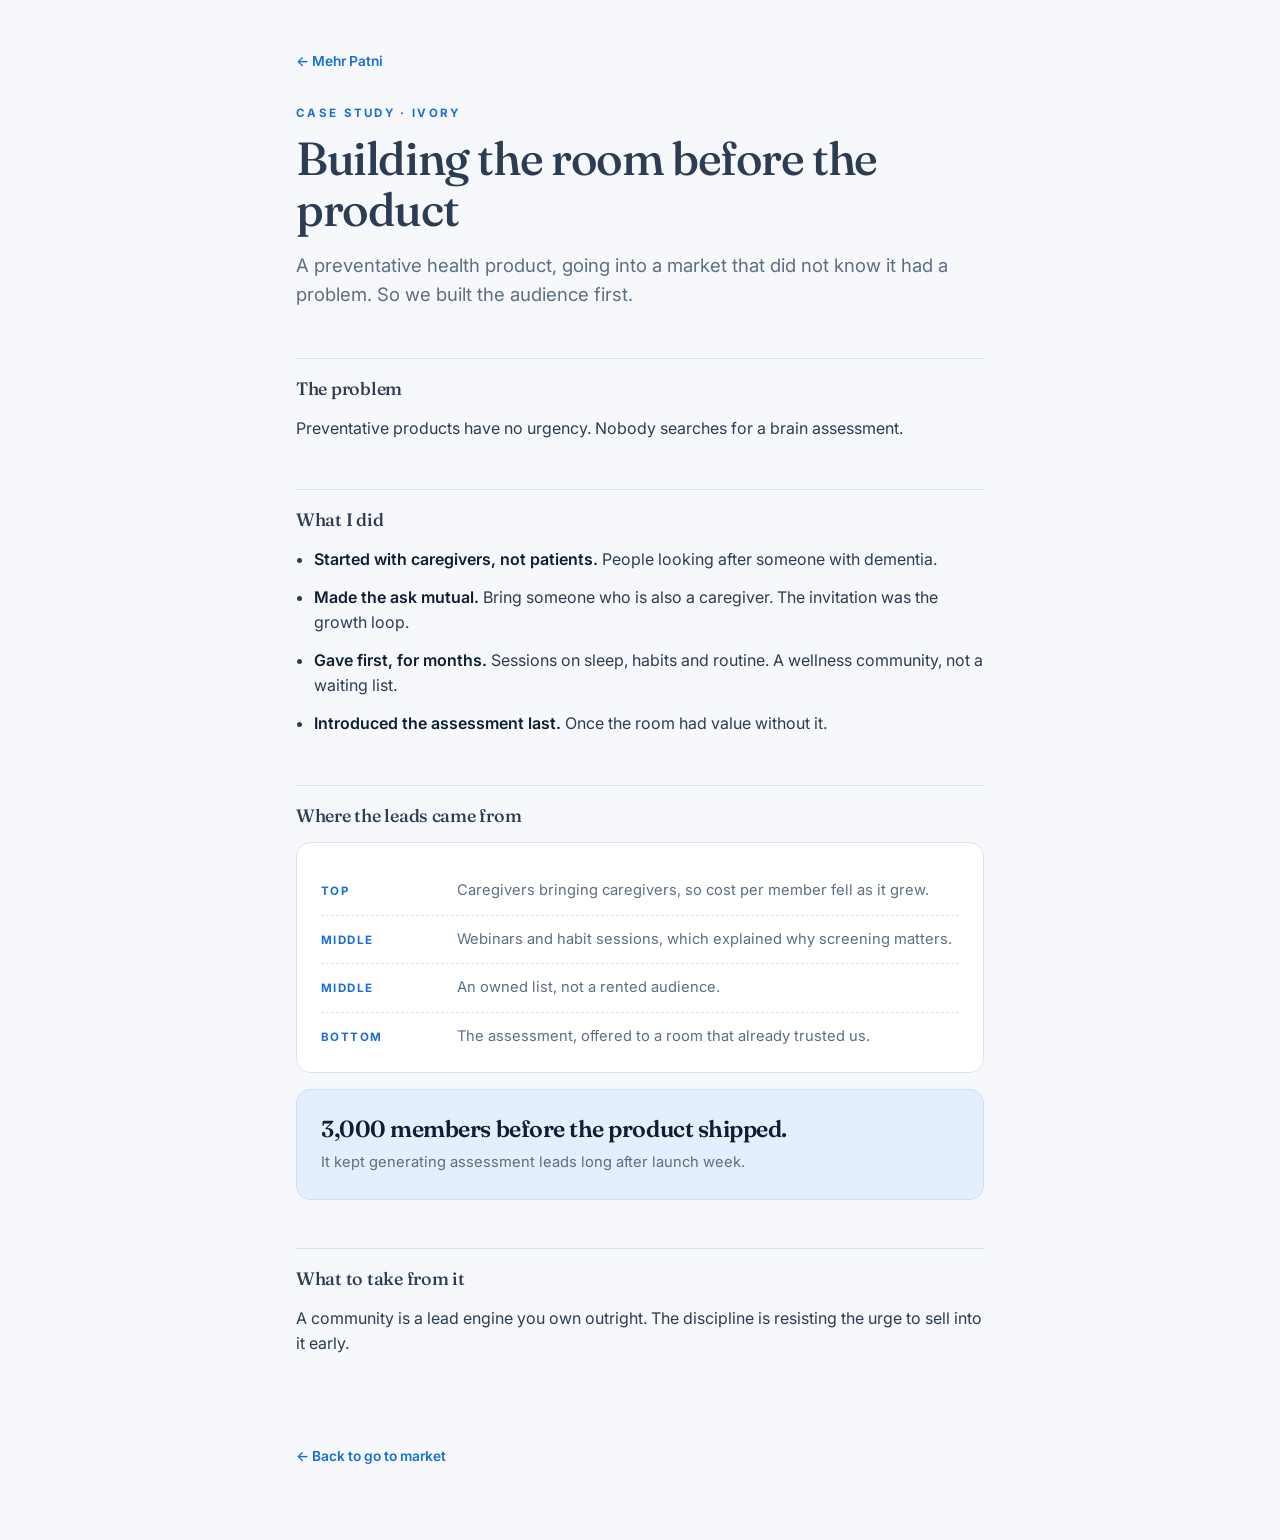
<file: systems/case-community.html>
<!doctype html>
<html lang="en">
<head>
<meta charset="utf-8">
<meta name="viewport" content="width=device-width, initial-scale=1, viewport-fit=cover">
<title>Case study: building the room before the product</title>
<meta name="description" content="How a 3,000 member caregiver community became the launch audience, and the lead engine, for a preventative health product.">
<link rel="preconnect" href="https://fonts.googleapis.com">
<link rel="preconnect" href="https://fonts.gstatic.com" crossorigin>
<link href="https://fonts.googleapis.com/css2?family=Fraunces:ital,opsz,wght@0,9..144,500;0,9..144,600;1,9..144,400&family=Inter:wght@400;500;600;700&display=swap" rel="stylesheet">
<link rel="stylesheet" href="case.css">
</head>
<body>
<div class="wrap">
  <a class="back" href="../index.html">&larr; Mehr Patni</a>
  <p class="eyebrow">Case study &middot; Ivory</p>
  <h1>Building the room before the product</h1>
  <p class="lede">A preventative health product, going into a market that did not know it had a problem. So we built the audience first.</p>
  <h2>The problem</h2>
  <p>Preventative products have no urgency. Nobody searches for a brain assessment.</p>

  <h2>What I did</h2>
  <ul>
    <li><b>Started with caregivers, not patients.</b> People looking after someone with dementia.</li>
    <li><b>Made the ask mutual.</b> Bring someone who is also a caregiver. The invitation was the growth loop.</li>
    <li><b>Gave first, for months.</b> Sessions on sleep, habits and routine. A wellness community, not a waiting list.</li>
    <li><b>Introduced the assessment last.</b> Once the room had value without it.</li>
  </ul>

  <h2>Where the leads came from</h2>
  <div class="funnelbox">
    <div class="fstep"><div class="k">Top</div><div class="v">Caregivers bringing caregivers, so cost per member fell as it grew.</div></div>
    <div class="fstep"><div class="k">Middle</div><div class="v">Webinars and habit sessions, which explained why screening matters.</div></div>
    <div class="fstep"><div class="k">Middle</div><div class="v">An owned list, not a rented audience.</div></div>
    <div class="fstep"><div class="k">Bottom</div><div class="v">The assessment, offered to a room that already trusted us.</div></div>
  </div>

  <div class="result">
    <div class="big">3,000 members before the product shipped.</div>
    <p>It kept generating assessment leads long after launch week.</p>
  </div>

  <h2>What to take from it</h2>
  <p>A community is a lead engine you own outright. The discipline is resisting the urge to sell into it early.</p>

  <a class="back next" href="../index.html#gtm">&larr; Back to go to market</a>
</div>
</body>
</html>
</file>
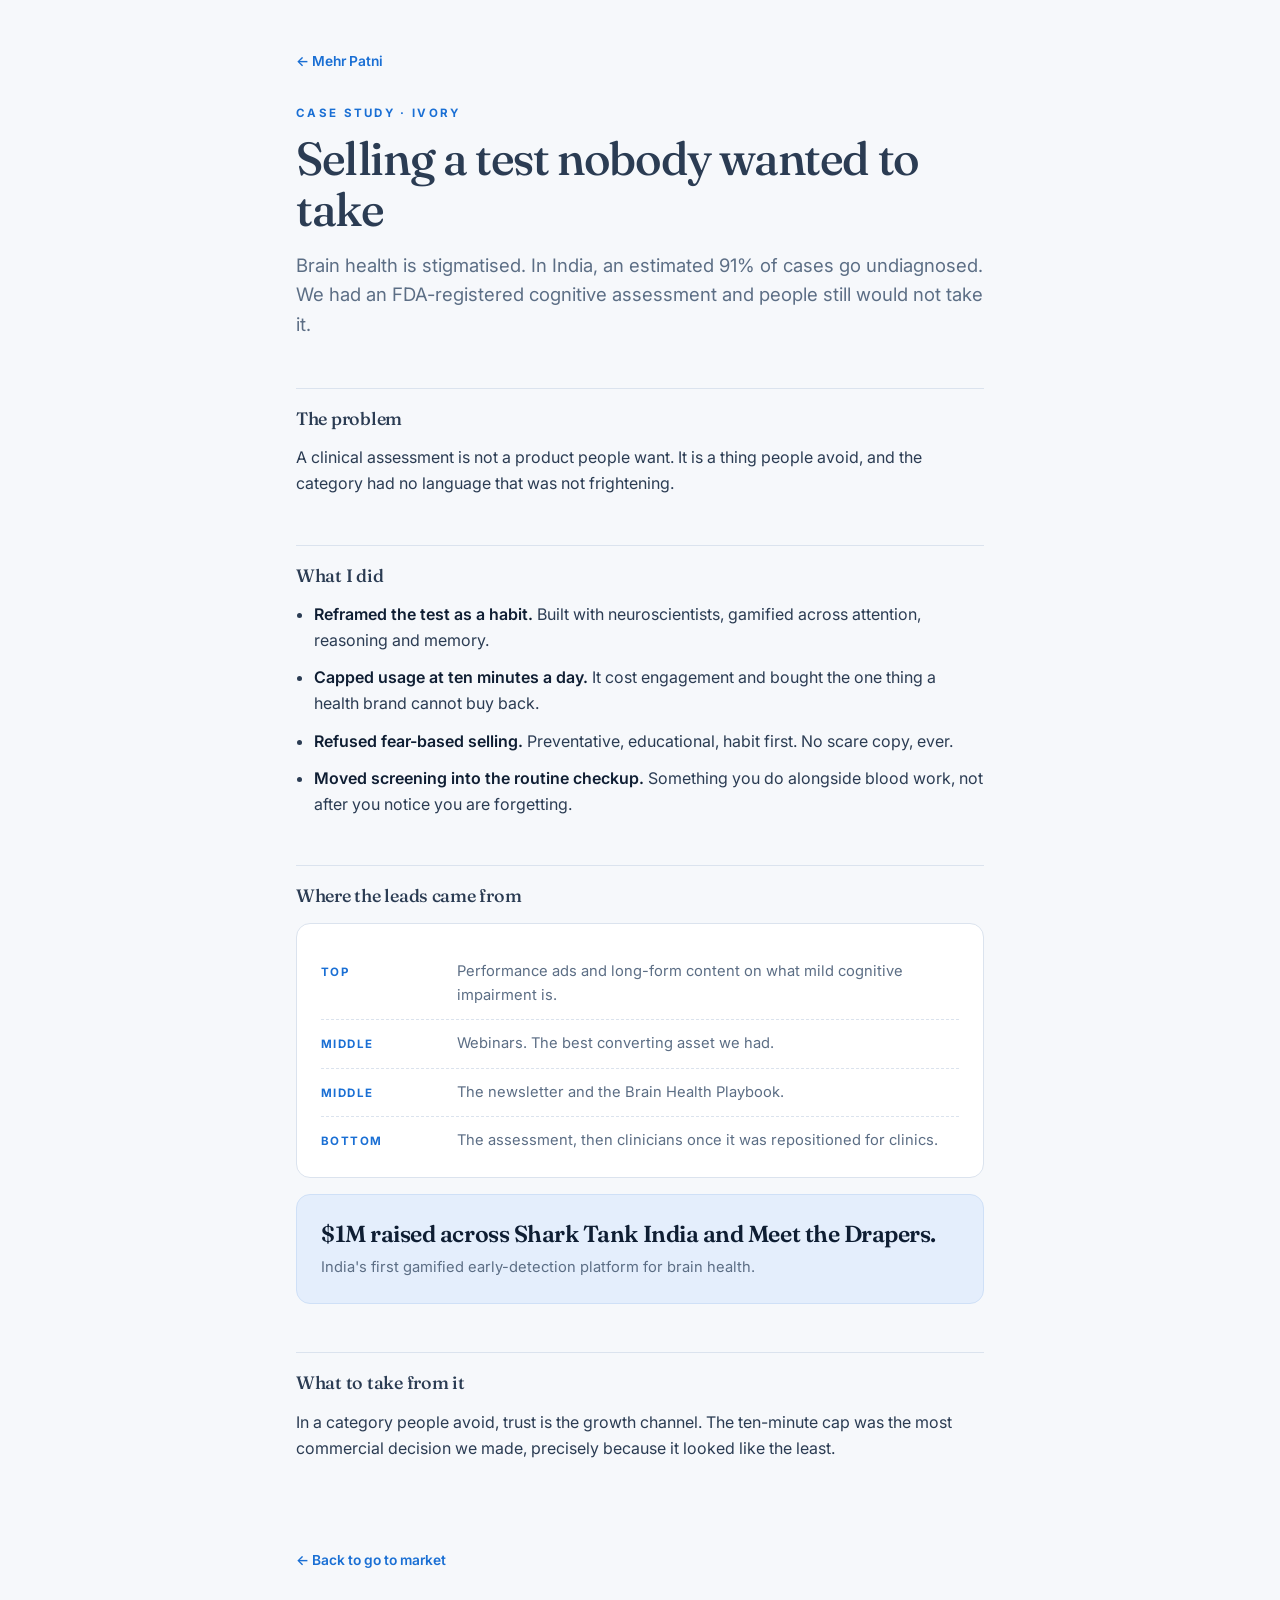
<file: systems/case-television.html>
<!doctype html>
<html lang="en">
<head>
<meta charset="utf-8">
<meta name="viewport" content="width=device-width, initial-scale=1, viewport-fit=cover">
<title>Case study: selling a test nobody wanted to take</title>
<meta name="description" content="How Ivory turned a stigmatised FDA-registered cognitive assessment into a product people would pitch on national television, and raised $1M doing it.">
<link rel="preconnect" href="https://fonts.googleapis.com">
<link rel="preconnect" href="https://fonts.gstatic.com" crossorigin>
<link href="https://fonts.googleapis.com/css2?family=Fraunces:ital,opsz,wght@0,9..144,500;0,9..144,600;1,9..144,400&family=Inter:wght@400;500;600;700&display=swap" rel="stylesheet">
<link rel="stylesheet" href="case.css">
</head>
<body>
<div class="wrap">
  <a class="back" href="../index.html">&larr; Mehr Patni</a>
  <p class="eyebrow">Case study &middot; Ivory</p>
  <h1>Selling a test nobody wanted to take</h1>
  <p class="lede">Brain health is stigmatised. In India, an estimated 91% of cases go undiagnosed. We had an FDA-registered cognitive assessment and people still would not take it.</p>
  <h2>The problem</h2>
  <p>A clinical assessment is not a product people want. It is a thing people avoid, and the category had no language that was not frightening.</p>

  <h2>What I did</h2>
  <ul>
    <li><b>Reframed the test as a habit.</b> Built with neuroscientists, gamified across attention, reasoning and memory.</li>
    <li><b>Capped usage at ten minutes a day.</b> It cost engagement and bought the one thing a health brand cannot buy back.</li>
    <li><b>Refused fear-based selling.</b> Preventative, educational, habit first. No scare copy, ever.</li>
    <li><b>Moved screening into the routine checkup.</b> Something you do alongside blood work, not after you notice you are forgetting.</li>
  </ul>

  <h2>Where the leads came from</h2>
  <div class="funnelbox">
    <div class="fstep"><div class="k">Top</div><div class="v">Performance ads and long-form content on what mild cognitive impairment is.</div></div>
    <div class="fstep"><div class="k">Middle</div><div class="v">Webinars. The best converting asset we had.</div></div>
    <div class="fstep"><div class="k">Middle</div><div class="v">The newsletter and the Brain Health Playbook.</div></div>
    <div class="fstep"><div class="k">Bottom</div><div class="v">The assessment, then clinicians once it was repositioned for clinics.</div></div>
  </div>

  <div class="result">
    <div class="big">$1M raised across Shark Tank India and Meet the Drapers.</div>
    <p>India's first gamified early-detection platform for brain health.</p>
  </div>

  <h2>What to take from it</h2>
  <p>In a category people avoid, trust is the growth channel. The ten-minute cap was the most commercial decision we made, precisely because it looked like the least.</p>

  <a class="back next" href="../index.html#gtm">&larr; Back to go to market</a>
</div>
</body>
</html>
</file>
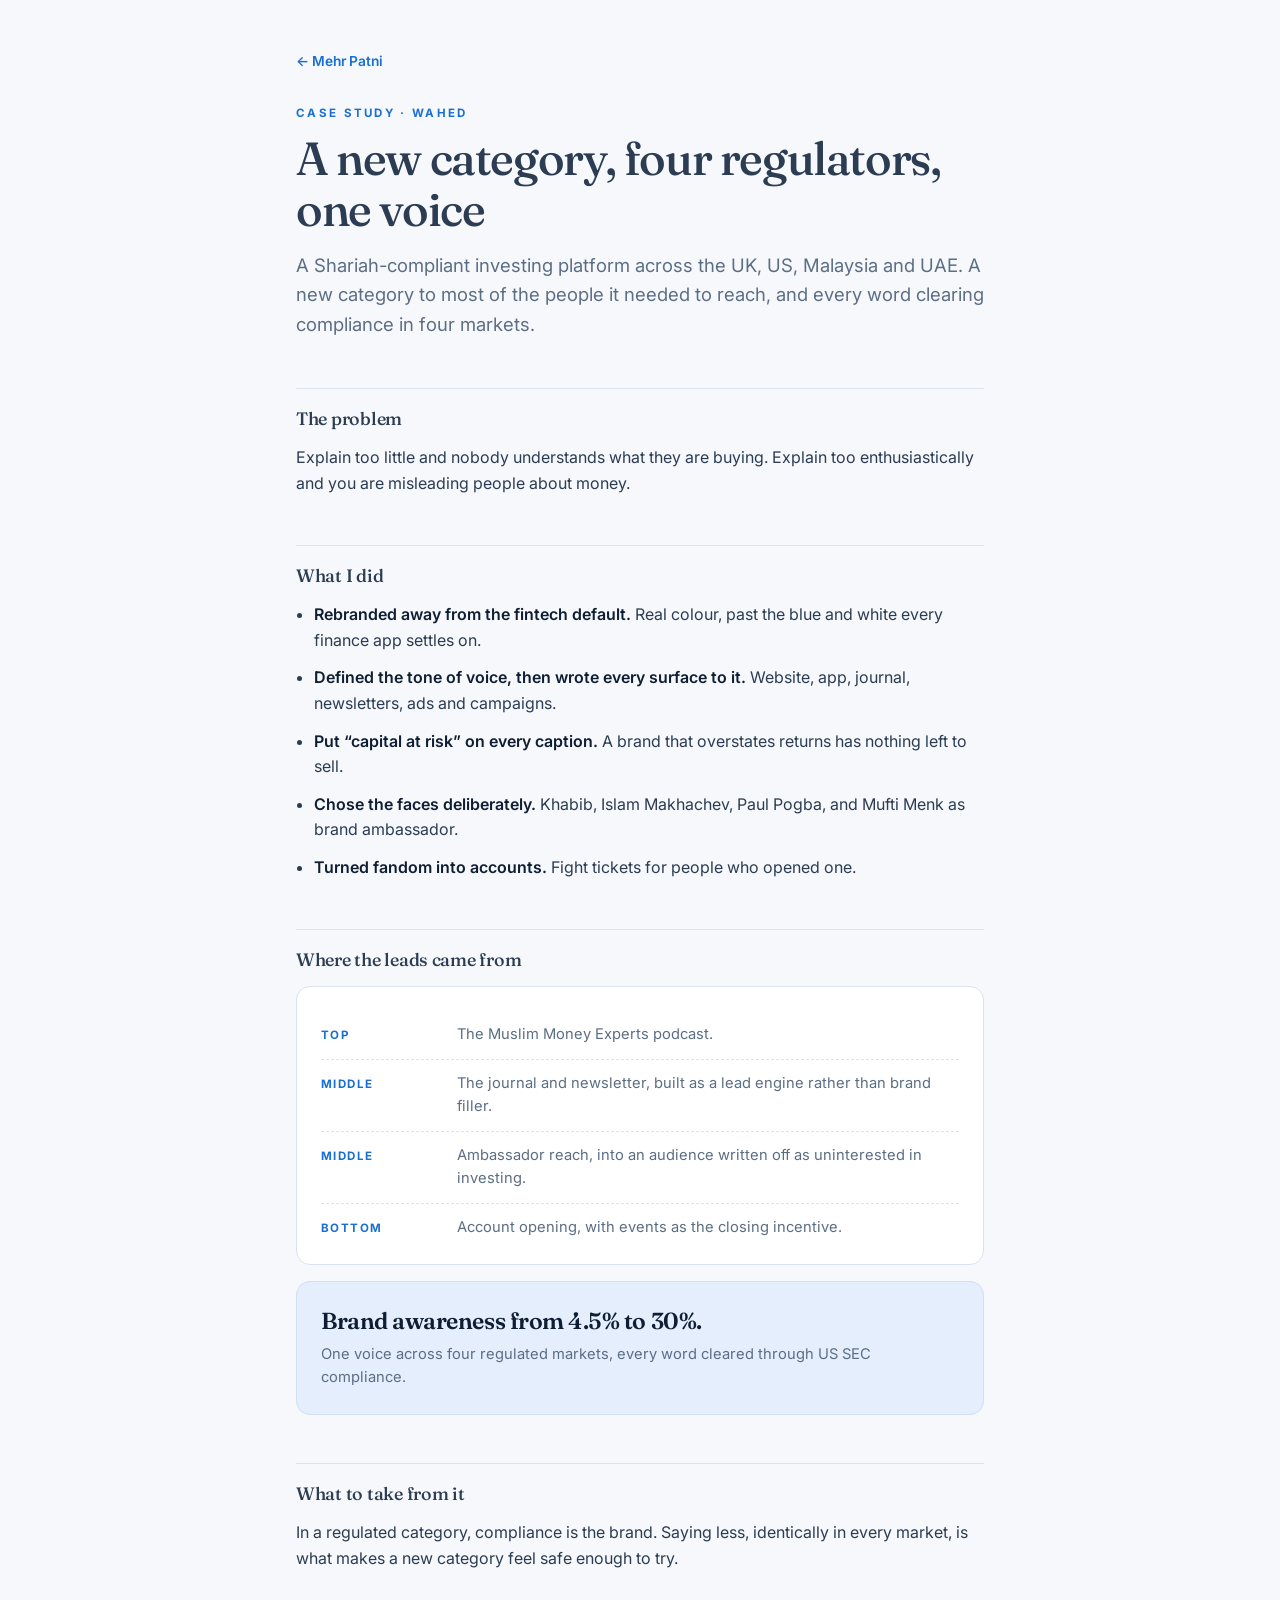
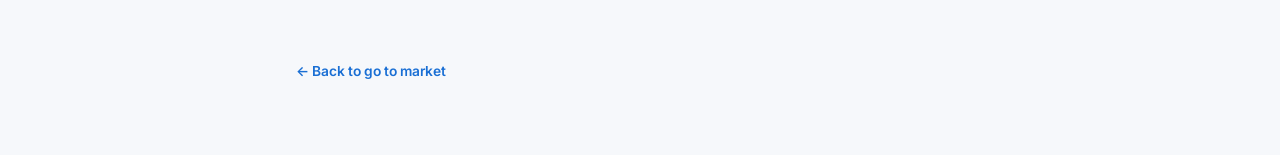
<file: systems/case-wahed.html>
<!doctype html>
<html lang="en">
<head>
<meta charset="utf-8">
<meta name="viewport" content="width=device-width, initial-scale=1, viewport-fit=cover">
<title>Case study: a new category, four regulators, one voice</title>
<meta name="description" content="How Wahed's halal investing platform got a single trustworthy voice across the UK, US, Malaysia and UAE, and a content engine that produced leads.">
<link rel="preconnect" href="https://fonts.googleapis.com">
<link rel="preconnect" href="https://fonts.gstatic.com" crossorigin>
<link href="https://fonts.googleapis.com/css2?family=Fraunces:ital,opsz,wght@0,9..144,500;0,9..144,600;1,9..144,400&family=Inter:wght@400;500;600;700&display=swap" rel="stylesheet">
<link rel="stylesheet" href="case.css">
</head>
<body>
<div class="wrap">
  <a class="back" href="../index.html">&larr; Mehr Patni</a>
  <p class="eyebrow">Case study &middot; Wahed</p>
  <h1>A new category, four regulators, one voice</h1>
  <p class="lede">A Shariah-compliant investing platform across the UK, US, Malaysia and UAE. A new category to most of the people it needed to reach, and every word clearing compliance in four markets.</p>
  <h2>The problem</h2>
  <p>Explain too little and nobody understands what they are buying. Explain too enthusiastically and you are misleading people about money.</p>

  <h2>What I did</h2>
  <ul>
    <li><b>Rebranded away from the fintech default.</b> Real colour, past the blue and white every finance app settles on.</li>
    <li><b>Defined the tone of voice, then wrote every surface to it.</b> Website, app, journal, newsletters, ads and campaigns.</li>
    <li><b>Put &ldquo;capital at risk&rdquo; on every caption.</b> A brand that overstates returns has nothing left to sell.</li>
    <li><b>Chose the faces deliberately.</b> Khabib, Islam Makhachev, Paul Pogba, and Mufti Menk as brand ambassador.</li>
    <li><b>Turned fandom into accounts.</b> Fight tickets for people who opened one.</li>
  </ul>

  <h2>Where the leads came from</h2>
  <div class="funnelbox">
    <div class="fstep"><div class="k">Top</div><div class="v">The Muslim Money Experts podcast.</div></div>
    <div class="fstep"><div class="k">Middle</div><div class="v">The journal and newsletter, built as a lead engine rather than brand filler.</div></div>
    <div class="fstep"><div class="k">Middle</div><div class="v">Ambassador reach, into an audience written off as uninterested in investing.</div></div>
    <div class="fstep"><div class="k">Bottom</div><div class="v">Account opening, with events as the closing incentive.</div></div>
  </div>

  <div class="result">
    <div class="big">Brand awareness from 4.5% to 30%.</div>
    <p>One voice across four regulated markets, every word cleared through US SEC compliance.</p>
  </div>

  <h2>What to take from it</h2>
  <p>In a regulated category, compliance is the brand. Saying less, identically in every market, is what makes a new category feel safe enough to try.</p>

  <a class="back next" href="../index.html#gtm">&larr; Back to go to market</a>
</div>
</body>
</html>
</file>
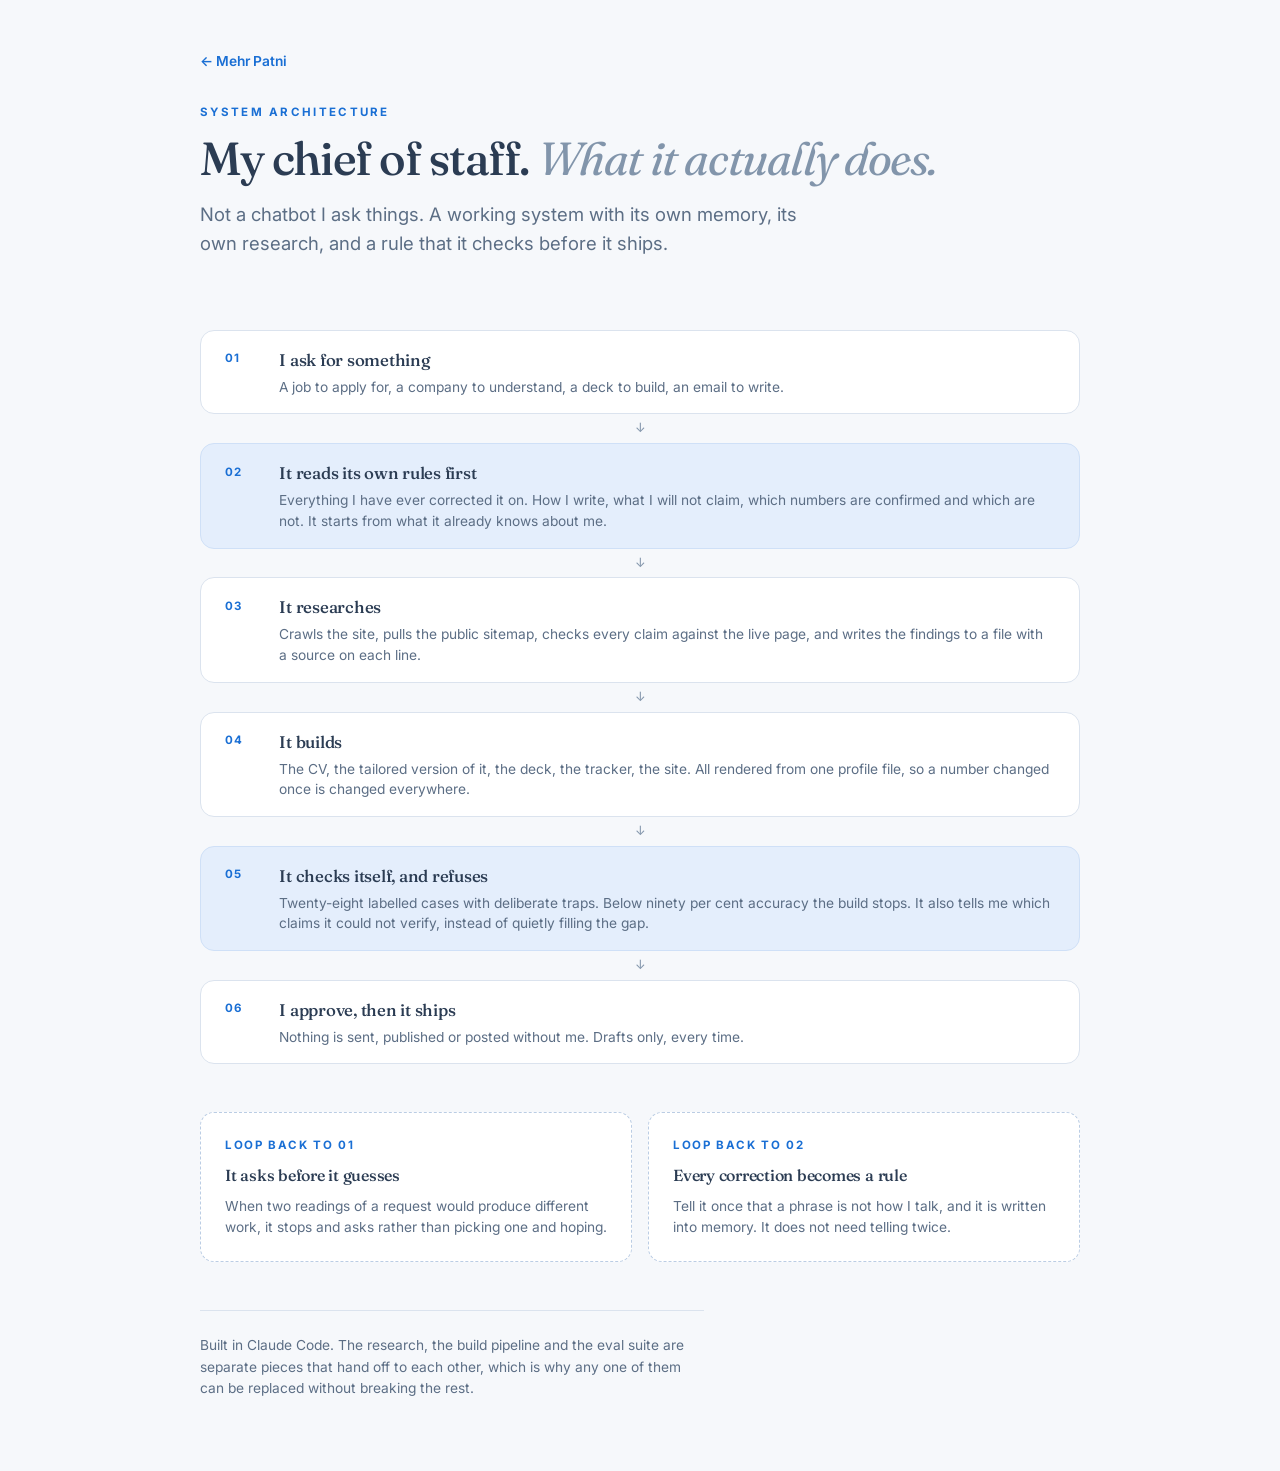
<file: systems/chief-of-staff.html>
<!doctype html>
<html lang="en">
<head>
<meta charset="utf-8">
<meta name="viewport" content="width=device-width, initial-scale=1, viewport-fit=cover">
<title>My chief of staff: how it works</title>
<meta name="description" content="The architecture of the agent Mehr Patni works with daily. Research, build, check, and a memory that turns every correction into a permanent rule.">
<link rel="preconnect" href="https://fonts.googleapis.com">
<link rel="preconnect" href="https://fonts.gstatic.com" crossorigin>
<link href="https://fonts.googleapis.com/css2?family=Fraunces:ital,opsz,wght@0,9..144,500;0,9..144,600;1,9..144,400&family=Inter:wght@400;500;600;700&display=swap" rel="stylesheet">
<style>
:root{
  --paper:#F6F8FB; --paper-2:#E9EFF7; --ink:#0F1E33; --body:#2B3C53;
  --muted:#5C6E85; --faint:#8295AB;
  --accent:#1A6FD4; --accent-2:#74C3F2; --accent-soft:#E4EEFC;
  --line:#DBE3EE; --white:#fff;
  --s1:.25rem; --s2:.5rem; --s3:.75rem; --s4:1rem; --s5:1.5rem;
  --s6:2rem; --s7:3rem; --s8:4.5rem;
  --r:14px;
}
*{box-sizing:border-box}
body{margin:0;background:var(--paper);color:var(--body);
  font-family:Inter,system-ui,-apple-system,"Segoe UI",Helvetica,Arial,sans-serif;
  font-size:1rem;line-height:1.55;-webkit-font-smoothing:antialiased}
h1,h2,h3{font-family:Fraunces,Georgia,serif;font-weight:500;margin:0}
a{color:inherit}
.wrap{max-width:58rem;margin:0 auto;padding:var(--s7) var(--s5) var(--s8)}

.back{display:inline-flex;align-items:center;gap:var(--s2);text-decoration:none;
  font-size:.86rem;font-weight:600;color:var(--accent);margin-bottom:var(--s6)}
.eyebrow{font-size:.72rem;font-weight:700;letter-spacing:.2em;text-transform:uppercase;
  color:var(--accent);margin:0 0 var(--s3)}
h1{font-size:clamp(1.9rem,4.4vw,2.9rem);letter-spacing:-.03em;line-height:1.08}
h1 em{font-style:italic;font-weight:400;color:var(--faint)}
.lede{font-size:clamp(1rem,1.5vw,1.16rem);color:var(--muted);max-width:52ch;margin:var(--s4) 0 0}

/* ── the stack ──────────────────────────────────────────────────────────── */
.stack{margin:var(--s8) 0 0;display:flex;flex-direction:column;gap:var(--s2);position:relative}
.layer{background:var(--white);border:1px solid var(--line);border-radius:var(--r);
  padding:var(--s4) var(--s5);display:grid;grid-template-columns:2.4rem minmax(0,1fr);
  gap:var(--s4);align-items:start}
.layer .n{font-size:.72rem;font-weight:700;letter-spacing:.12em;color:var(--accent);padding-top:.22rem}
.layer h3{font-size:1.05rem;letter-spacing:-.015em}
.layer p{margin:var(--s1) 0 0;font-size:.86rem;color:var(--muted);line-height:1.5}
/* The two layers that carry the argument sit in the accent tint. */
.layer.key{background:var(--accent-soft);border-color:#CFE0F7}
.tick{display:flex;justify-content:center;color:var(--faint);font-size:.8rem;line-height:1}

/* ── the feedback loops ─────────────────────────────────────────────────── */
.loops{margin:var(--s7) 0 0;display:grid;grid-template-columns:repeat(2,1fr);gap:var(--s4)}
.loop{border:1px dashed #BBCDE4;border-radius:var(--r);padding:var(--s5);background:var(--white)}
.loop .t{font-size:.72rem;font-weight:700;letter-spacing:.14em;text-transform:uppercase;
  color:var(--accent);margin-bottom:var(--s2)}
.loop h3{font-size:1rem;letter-spacing:-.015em}
.loop p{margin:var(--s2) 0 0;font-size:.86rem;color:var(--muted);line-height:1.5}

.note{margin:var(--s7) 0 0;padding-top:var(--s5);border-top:1px solid var(--line);
  font-size:.86rem;color:var(--muted);max-width:56ch}

@media(max-width:40rem){
  .loops{grid-template-columns:1fr}
  .layer{grid-template-columns:1fr;gap:var(--s1)}
}
@media(prefers-reduced-motion:reduce){*{transition:none!important}}
</style>
</head>
<body>
<div class="wrap">

  <a class="back" href="../index.html">&larr; Mehr Patni</a>

  <p class="eyebrow">System architecture</p>
  <h1>My chief of staff. <em>What it actually does.</em></h1>
  <p class="lede">Not a chatbot I ask things. A working system with its own memory, its own
  research, and a rule that it checks before it ships.</p>

  <div class="stack">

    <div class="layer">
      <span class="n">01</span>
      <div><h3>I ask for something</h3>
        <p>A job to apply for, a company to understand, a deck to build, an email to write.</p></div>
    </div>
    <div class="tick">&darr;</div>

    <div class="layer key">
      <span class="n">02</span>
      <div><h3>It reads its own rules first</h3>
        <p>Everything I have ever corrected it on. How I write, what I will not claim, which
        numbers are confirmed and which are not. It starts from what it already knows about me.</p></div>
    </div>
    <div class="tick">&darr;</div>

    <div class="layer">
      <span class="n">03</span>
      <div><h3>It researches</h3>
        <p>Crawls the site, pulls the public sitemap, checks every claim against the live page,
        and writes the findings to a file with a source on each line.</p></div>
    </div>
    <div class="tick">&darr;</div>

    <div class="layer">
      <span class="n">04</span>
      <div><h3>It builds</h3>
        <p>The CV, the tailored version of it, the deck, the tracker, the site. All rendered from
        one profile file, so a number changed once is changed everywhere.</p></div>
    </div>
    <div class="tick">&darr;</div>

    <div class="layer key">
      <span class="n">05</span>
      <div><h3>It checks itself, and refuses</h3>
        <p>Twenty-eight labelled cases with deliberate traps. Below ninety per cent accuracy the
        build stops. It also tells me which claims it could not verify, instead of quietly
        filling the gap.</p></div>
    </div>
    <div class="tick">&darr;</div>

    <div class="layer">
      <span class="n">06</span>
      <div><h3>I approve, then it ships</h3>
        <p>Nothing is sent, published or posted without me. Drafts only, every time.</p></div>
    </div>

  </div>

  <div class="loops">
    <div class="loop">
      <div class="t">Loop back to 01</div>
      <h3>It asks before it guesses</h3>
      <p>When two readings of a request would produce different work, it stops and asks rather
      than picking one and hoping.</p>
    </div>
    <div class="loop">
      <div class="t">Loop back to 02</div>
      <h3>Every correction becomes a rule</h3>
      <p>Tell it once that a phrase is not how I talk, and it is written into memory. It does not
      need telling twice.</p>
    </div>
  </div>

  <p class="note">Built in Claude Code. The research, the build pipeline and the eval suite are
  separate pieces that hand off to each other, which is why any one of them can be replaced
  without breaking the rest.</p>

</div>
</body>
</html>
</file>
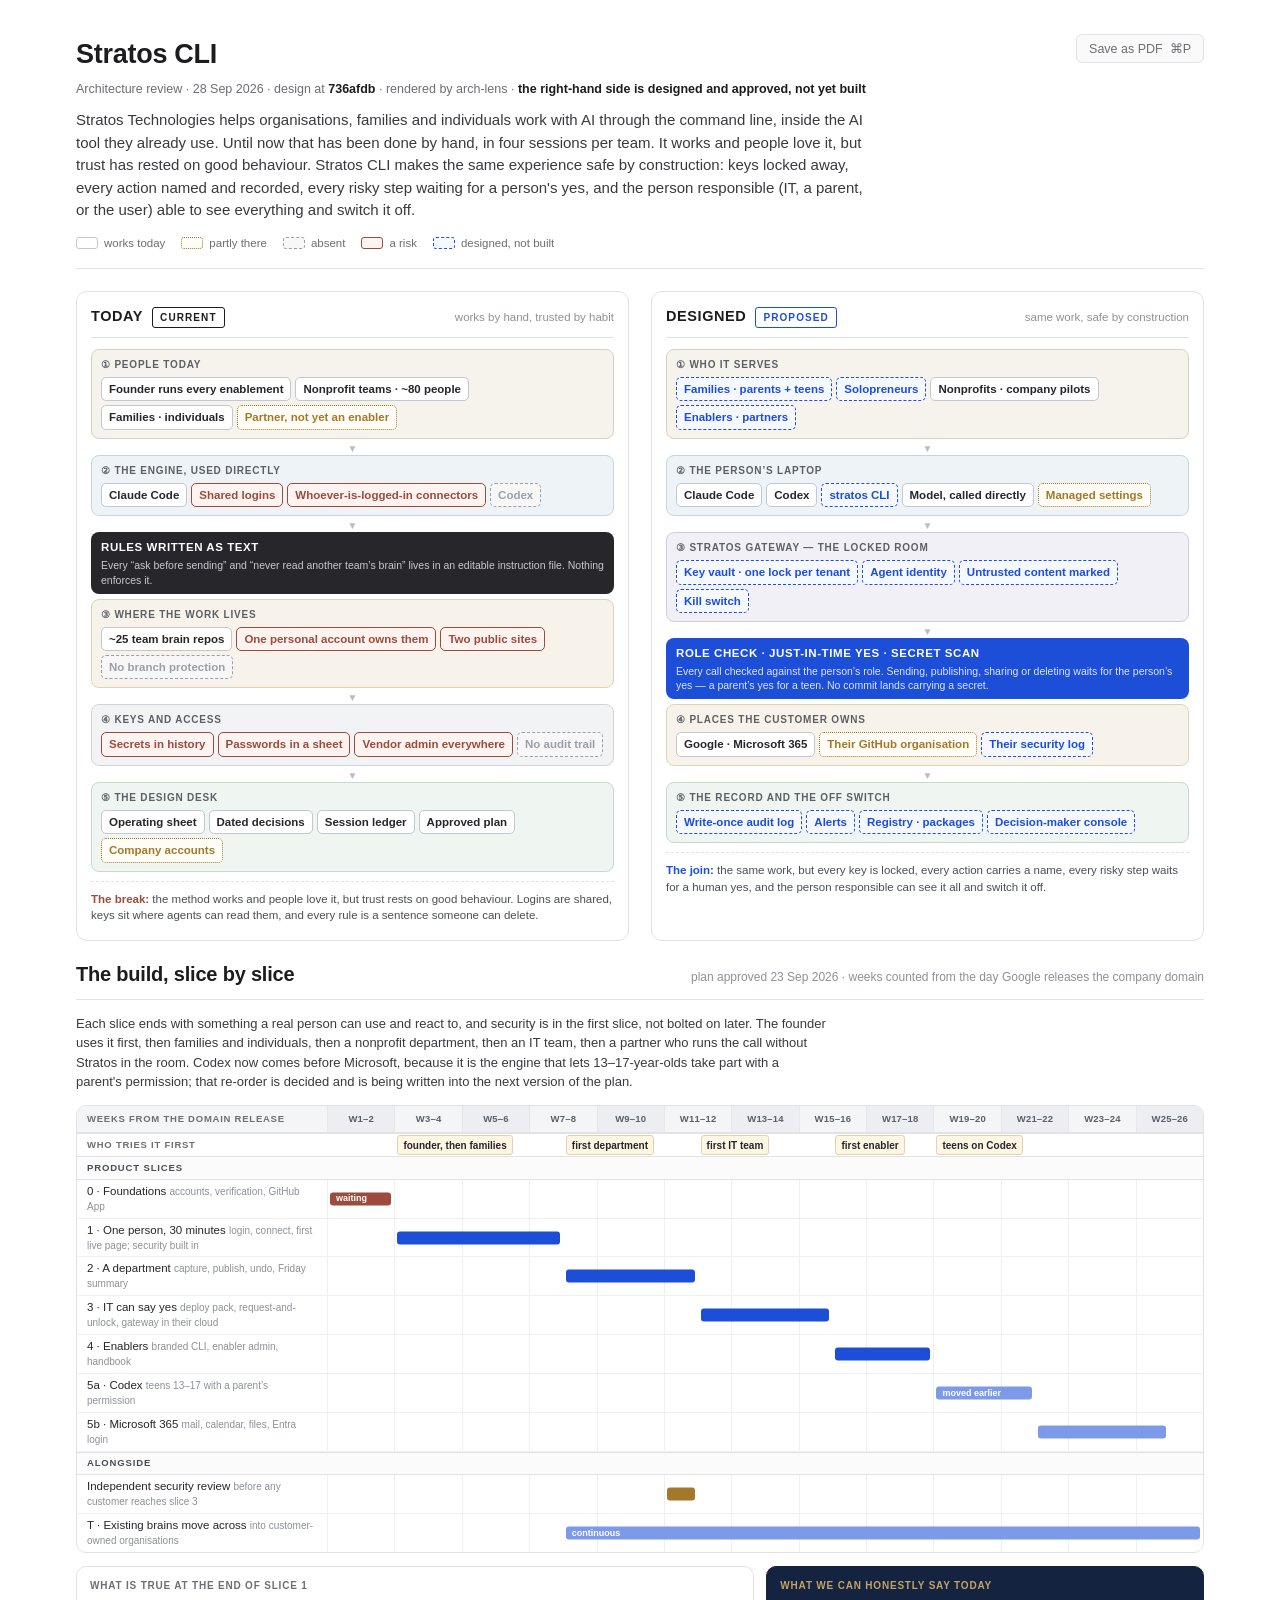
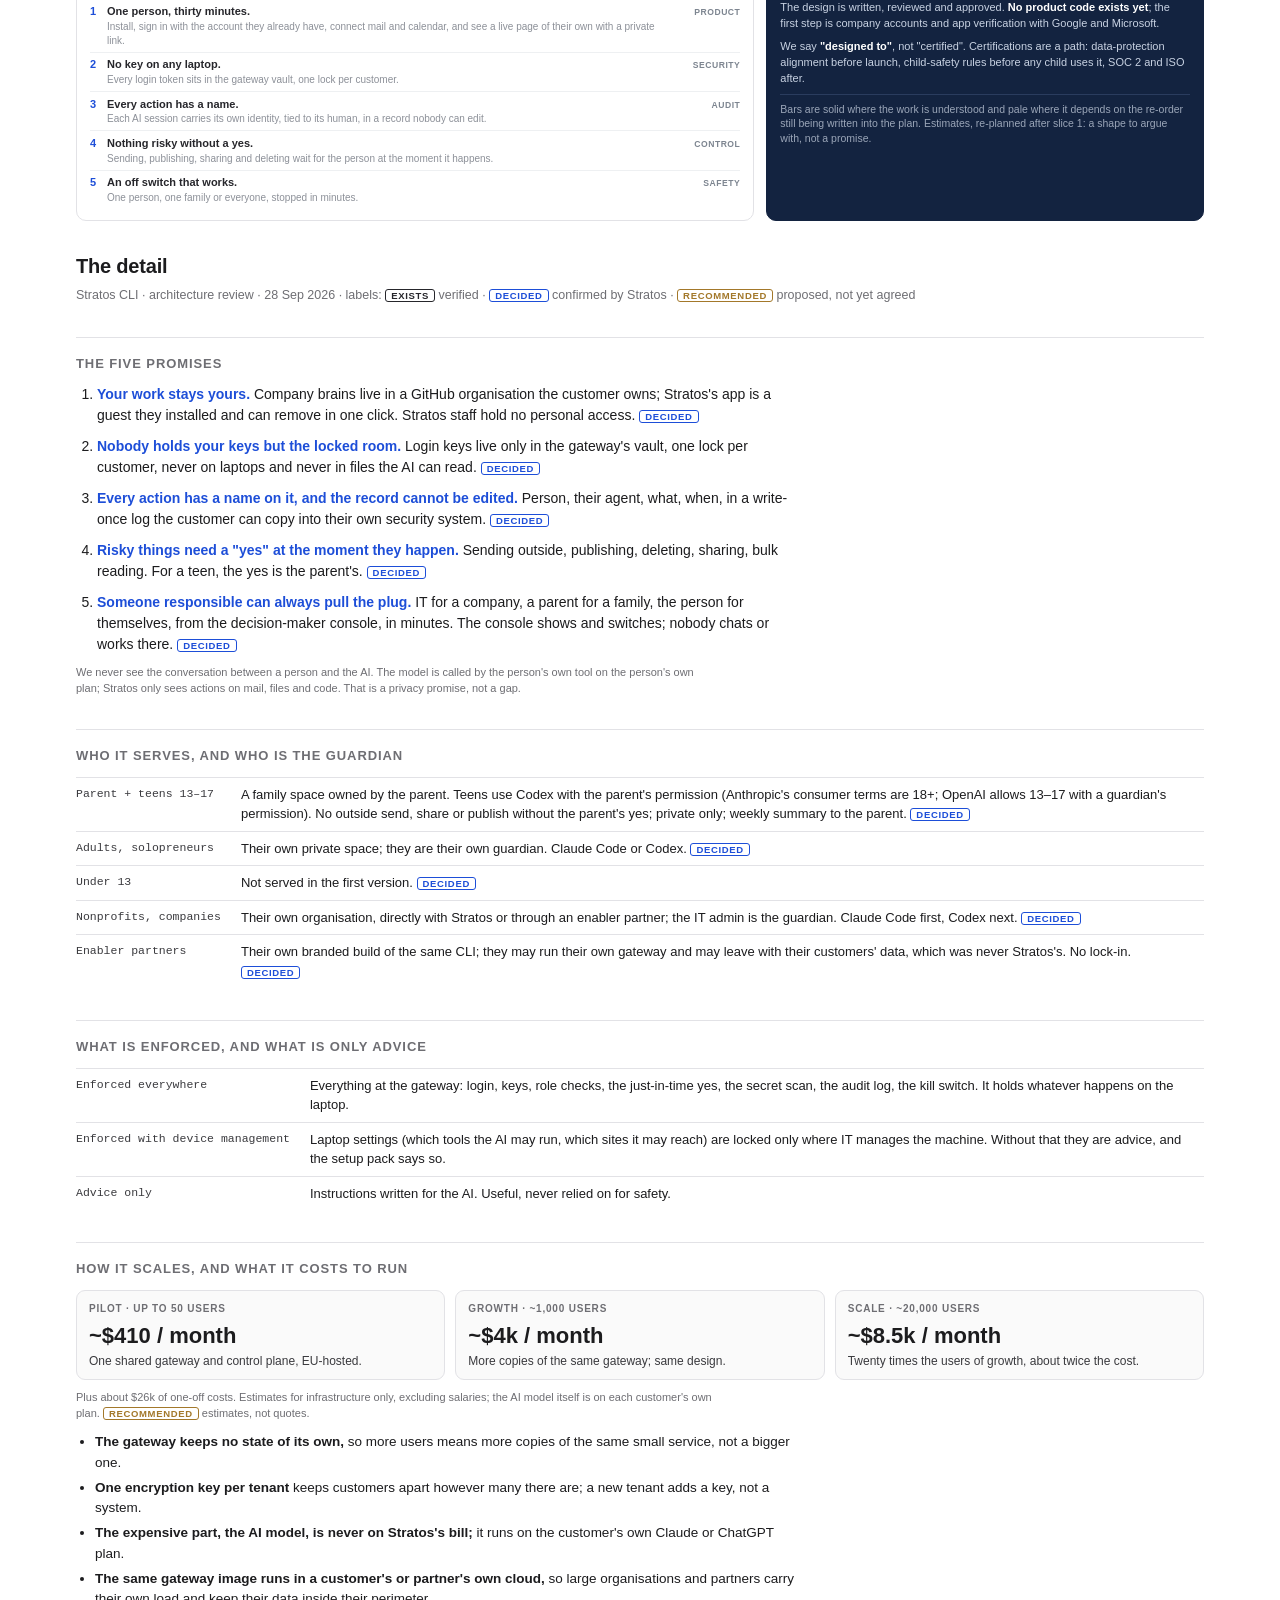
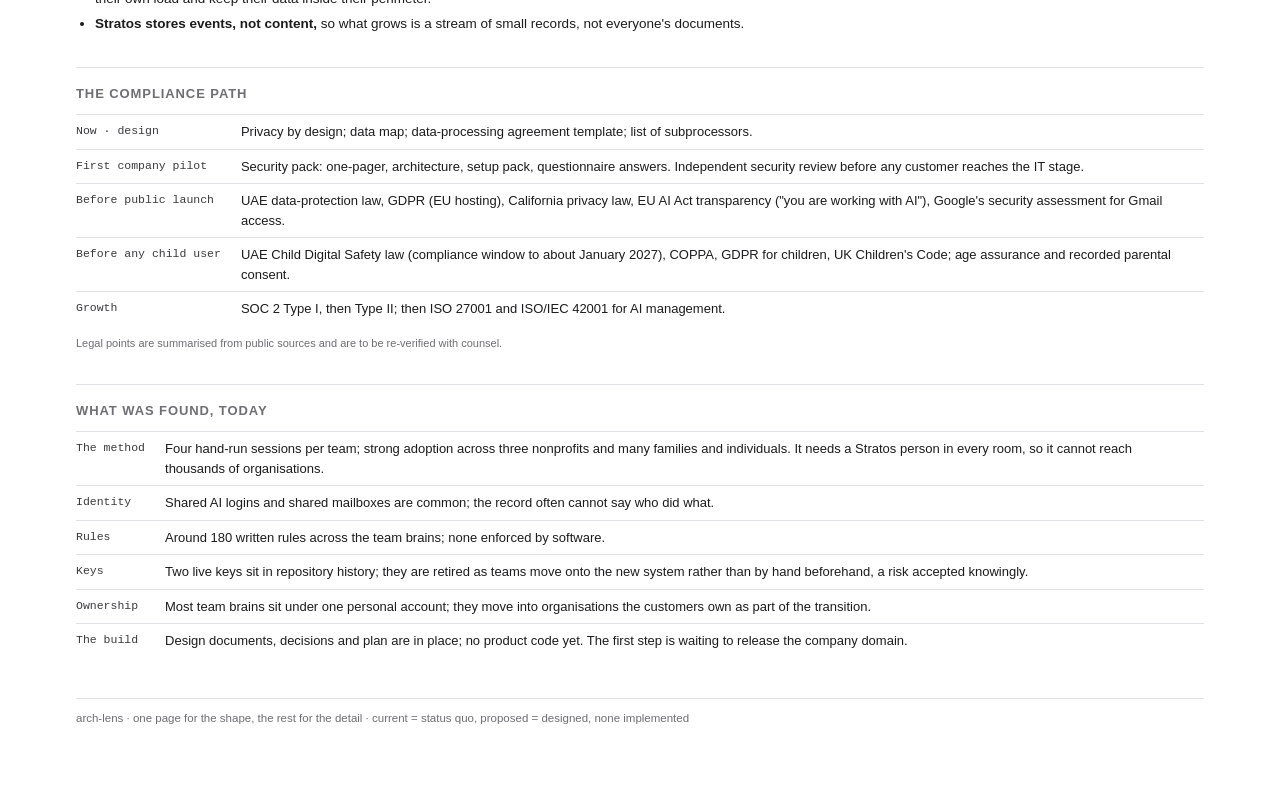
<file: systems/stratos.html>
<!doctype html>
<html lang="en">
<head>
<meta charset="utf-8">
<meta name="viewport" content="width=device-width, initial-scale=1">
<title>Stratos CLI — architecture at a glance</title>
<style>
  :root{
    --ink:#1c1c1e; --muted:#6e6e73; --faint:#8c9098; --line:#e2e2e6; --bg:#fff;
    --new:#1d4ed8; --newbg:#f5f8ff; --part:#a3782a; --partbg:#fffdf5;
    --off:#9aa0a8; --offbg:#f7f7f8; --warn:#9c4b3c; --warnbg:#fdf4f2; --dark:#26262b;
  }
  *{box-sizing:border-box;margin:0}
  body{font:15px/1.5 -apple-system,"SF Pro Text","Helvetica Neue",Arial,sans-serif;color:var(--ink);background:var(--bg)}
  .wrap{max-width:1180px;margin:0 auto;padding:34px 26px 70px}

  header{border-bottom:1px solid var(--line);padding-bottom:16px;margin-bottom:22px}
  .pdfhint{float:right;font-size:12.5px;border:1px solid var(--line);border-radius:6px;padding:6px 12px;background:#fafafa;color:var(--muted);cursor:pointer}
  h1{font-size:27px;font-weight:800;letter-spacing:-.01em}
  .meta{color:var(--muted);font-size:12.5px;margin-top:5px}
  .meta b{color:var(--ink);font-weight:600}
  .lede{margin-top:11px;max-width:96ch;font-size:15px;color:#3a3a3e}

  .legend{display:flex;flex-wrap:wrap;gap:8px 16px;margin-top:13px;font-size:11.5px;color:var(--muted);align-items:center}
  .key{display:inline-flex;align-items:center;gap:6px}
  .sw{width:22px;height:12px;border-radius:3px;border:1.5px solid #c3c7cf;background:#fff;display:inline-block}
  .sw.new{border:1.5px dashed var(--new);background:var(--newbg)}
  .sw.part{border:1.5px dotted var(--part);background:var(--partbg)}
  .sw.off{border:1.5px dashed var(--off);background:var(--offbg)}
  .sw.warn{border:1.5px solid var(--warn);background:var(--warnbg)}

  .boards{display:grid;grid-template-columns:1fr 1fr;gap:22px;margin-top:20px}
  .board{border:1px solid var(--line);border-radius:11px;padding:14px 14px 16px;background:#fff}
  .btitle{display:flex;align-items:baseline;gap:9px;margin-bottom:11px;padding-bottom:9px;border-bottom:1px solid var(--line)}
  .btitle h2{font-size:14.5px;font-weight:800;letter-spacing:.04em;text-transform:uppercase}
  .btitle .tag{font-size:10px;font-weight:700;letter-spacing:.11em;border:1.4px solid var(--ink);border-radius:3px;padding:2px 7px}
  .btitle .tag.p{color:var(--new);border-color:var(--new)}
  .btitle .sub{font-size:11.5px;color:var(--faint);margin-left:auto;text-align:right}

  .layer{border:1px solid var(--lb,#dcdce0);background:var(--lt,#fafafa);border-radius:8px;padding:7px 9px 8px;margin-bottom:5px}
  .lname{font-size:10px;font-weight:700;letter-spacing:.08em;text-transform:uppercase;color:#5c6066;margin-bottom:5px}
  .chips{display:flex;flex-wrap:wrap;gap:4px}
  .chip{font-size:11.5px;line-height:1.25;font-weight:600;background:#fff;border:1.4px solid #c3c7cf;border-radius:5px;padding:4px 7px;color:#26262b}
  .chip.new{border:1.4px dashed var(--new);background:var(--newbg);color:var(--new)}
  .chip.part{border:1.4px dotted var(--part);background:var(--partbg);color:var(--part)}
  .chip.off{border:1.4px dashed var(--off);background:var(--offbg);color:var(--off)}
  .chip.warn{border:1.4px solid var(--warn);background:var(--warnbg);color:var(--warn)}

  .flow{text-align:center;color:#b8bcc4;font-size:10px;line-height:1;margin:1px 0}
  .gate{border-radius:8px;padding:7px 10px;margin-bottom:5px;background:var(--dark);color:#fff}
  .gate.new{background:var(--new)}
  .gate .gname{font-size:11.5px;font-weight:800;letter-spacing:.05em;text-transform:uppercase}
  .gate .gsub{font-size:10.5px;color:#c9c9cf;margin-top:2px;line-height:1.35}
  .gate.new .gsub{color:#dbe4ff}

  .verdict{margin-top:9px;border-top:1px dashed var(--line);padding-top:9px;font-size:11.5px;line-height:1.45;color:#4a4e55}
  .verdict b{color:var(--warn)}
  .board.p .verdict b{color:var(--new)}

  .diff{margin-top:22px;border:1px solid var(--line);border-radius:11px;background:#fafafa;padding:14px 18px}
  .diff h3{font-size:11px;font-weight:700;letter-spacing:.09em;text-transform:uppercase;color:var(--muted);margin-bottom:9px}
  .diff ol{margin:0;padding-left:19px;display:grid;grid-template-columns:1fr 1fr 1fr;gap:6px 22px;font-size:12.5px;line-height:1.45}
  .diff li{margin:0}
  .diff b{color:var(--new)}

  .sheet2{page-break-before:always;padding-top:30px}
  h2.sec{font-size:13px;font-weight:700;letter-spacing:.07em;text-transform:uppercase;color:var(--muted);margin:32px 0 11px;border-top:1px solid var(--line);padding-top:16px}
  ol.changes{padding-left:21px;max-width:92ch;font-size:14px}
  ol.changes li{margin-bottom:10px}
  ol.changes b{color:var(--new)}
  table{border-collapse:collapse;width:100%;font-size:13px}
  td{border-top:1px solid var(--line);padding:7px 12px 7px 0;vertical-align:top}
  td.k{white-space:nowrap;font-family:"SF Mono",ui-monospace,Menlo,monospace;font-size:11.5px;padding-right:20px;color:#3a3a3e}
  footer{margin-top:40px;color:var(--muted);font-size:11.5px;border-top:1px solid var(--line);padding-top:11px}



  .obj{display:grid;grid-template-columns:1.55fr 1fr;gap:12px;margin-top:13px}
  .objbox{border:1px solid var(--line);border-radius:10px;padding:11px 13px}
  .objbox.hi{background:#132340;border-color:#132340;color:#fff}
  .objbox h4{font-size:10px;font-weight:800;letter-spacing:.08em;text-transform:uppercase;color:var(--muted);margin-bottom:7px}
  .objbox.hi h4{color:#c4a265}
  .otab{width:100%;border-collapse:collapse}
  .otab td{border-top:1px solid #eef0f2;padding:4.5px 0;vertical-align:top;font-size:11px;line-height:1.35}
  .otab tr:first-child td{border-top:none}
  .otab td.n{width:17px;color:#1d4ed8;font-weight:800;padding-right:5px}
  .otab td.d b{color:#26262b}
  .otab td.d span{color:var(--faint);display:block;margin-top:1px;font-size:10px}
  .otab td.f{width:74px;text-align:right;padding-left:6px}
  .otab td.f em{font-style:normal;font-size:8.6px;font-weight:800;letter-spacing:.06em;text-transform:uppercase;color:#7d8590;white-space:nowrap}
  .objbox.hi p{font-size:11px;line-height:1.45;color:#c8d2e2;margin-bottom:7px}
  .objbox.hi p b{color:#fff}
  .objbox.hi .ask{border-top:1px solid #2a3c5e;padding-top:7px;margin-top:2px;font-size:10.5px;color:#9BA6B8;line-height:1.4}
  /* ===== plan / gantt ===== */
  .sheetp{page-break-before:always;padding-top:18px}
  .ptitle{display:flex;align-items:baseline;gap:10px;border-bottom:1px solid var(--line);padding-bottom:10px;margin-bottom:14px}
  .ptitle h2{font-size:20px;font-weight:800;letter-spacing:-.01em}
  .ptitle .psub{font-size:12px;color:var(--faint);margin-left:auto;text-align:right}
  .pintro{font-size:13px;color:#3a3a3e;max-width:104ch;margin-bottom:13px;line-height:1.5}

  .gantt{border:1px solid var(--line);border-radius:10px;overflow:hidden}
  .ghead{display:grid;background:#f4f5f7;border-bottom:1px solid var(--line)}
  .ghead .gh0{padding:6px 10px;font-size:9.5px;font-weight:700;letter-spacing:.08em;text-transform:uppercase;color:var(--muted)}
  .ghead .gh{padding:6px 4px;font-size:9.5px;font-weight:700;text-align:center;color:#5c6066;border-left:1px solid #e6e7ea;letter-spacing:.02em}
  .ghead .gh.q{background:#eceef1}

  .glane{display:grid;background:#fbfbfc;border-bottom:1px solid var(--line);border-top:1px solid var(--line)}
  .glane .gl{padding:3.5px 10px;font-size:9.5px;font-weight:800;letter-spacing:.09em;text-transform:uppercase;color:#4a4e55}

  .grow{display:grid;border-bottom:1px solid #f0f0f2;align-items:center}
  .grow:last-child{border-bottom:none}
  .grow .g0{padding:4px 10px;font-size:11.5px;line-height:1.3;color:#26262b}
  .grow .g0 i{font-style:normal;color:var(--faint);font-size:10px}
  .gtrack{grid-column:2 / -1;position:relative;display:grid;height:100%;min-height:23px}
  .gcell{border-left:1px solid #eeeff1}
  .gbar{position:absolute;top:50%;transform:translateY(-50%);height:13px;border-radius:3px;display:flex;align-items:center;padding:0 6px;font-size:9px;font-weight:700;color:#fff;white-space:nowrap;overflow:hidden}
  .gbar.now{background:#26262b}
  .gbar.build{background:#1d4ed8}
  .gbar.soft{background:#7d9ae8}
  .gbar.people{background:#a3782a}
  .gbar.risk{background:#9c4b3c}
  .gbar.ghost{background:#fff;border:1.4px dashed #9aa0a8;color:#6e6e73}

  .gmile{display:grid;background:#fff;border-top:1px solid var(--line)}
  .gmile .gm0{padding:4px 10px;font-size:9.5px;font-weight:700;letter-spacing:.08em;text-transform:uppercase;color:var(--muted)}
  .gmt{grid-column:2 / -1;position:relative;display:grid;min-height:22px}
  .gflag{position:absolute;top:50%;transform:translateY(-50%);font-size:10px;font-weight:700;color:#26262b;background:#fdf6e3;border:1px solid #e0d2b4;border-radius:3px;padding:1.5px 5px;white-space:nowrap}

  .enable{display:grid;grid-template-columns:repeat(4,1fr);gap:9px;margin-top:13px}
  .ecard{border:1px solid var(--line);border-radius:9px;padding:9px 11px;background:#fafafa}
  .ecard h4{font-size:10px;font-weight:800;letter-spacing:.08em;text-transform:uppercase;color:var(--muted);margin-bottom:5px}
  .ecard p{font-size:11px;line-height:1.4;color:#3a3a3e}
  .ecard p b{color:#26262b}
  .gnote{font-size:11px;color:var(--muted);margin-top:10px;line-height:1.45;max-width:104ch}

  @media screen and (max-width:760px){
    .wrap{padding:22px 14px 50px}
    .boards{grid-template-columns:minmax(0,1fr);gap:16px}
    .board,.layer,.chips,.gate{min-width:0}
    .diff ol{grid-template-columns:minmax(0,1fr)}
    h1{font-size:21px}
    .pdfhint{float:none;display:block;width:max-content;margin:0 0 10px}
    .btitle{flex-wrap:wrap}
    .btitle .sub{margin-left:0;width:100%;text-align:left}
    td.k{white-space:normal}
    td{display:block;border-top:none;padding:2px 0}
    tr{display:block;border-top:1px solid var(--line);padding:8px 0}
    td.k{font-weight:700;color:var(--ink);padding-bottom:3px}
    .chip{font-size:11px}
    .enable{grid-template-columns:1fr}
    .obj{grid-template-columns:1fr}
    .gantt{font-size:10px}
    .grow .g0,.ghead .gh0,.glane .gl{padding-left:7px;padding-right:5px}
    .grow .g0{font-size:10.5px}
  }
  @media print{
    @page{size:A4 landscape;margin:10mm}
    body{-webkit-print-color-adjust:exact;print-color-adjust:exact;font-size:9.5pt}
    .wrap{max-width:none;padding:0}
    .pdfhint{display:none!important}
    .boards{grid-template-columns:1fr 1fr;gap:12px;margin-top:12px}
    .board{padding:9px}
    .chip{font-size:7.6pt;padding:2.5px 5px}
    .lname{font-size:6.8pt}
    .layer{padding:5px 7px 6px;margin-bottom:3.5px}
    .gate{padding:5px 8px;margin-bottom:3.5px}
    .gate .gname{font-size:7.8pt}
    .gate .gsub{font-size:6.9pt}
    .verdict{font-size:7.6pt}
    .diff{margin-top:11px;padding:9px 12px}
    .diff ol{font-size:8pt;gap:4px 14px}
    .lede{font-size:9pt;max-width:none}
    header{padding-bottom:9px;margin-bottom:0}
    .legend{margin-top:8px;font-size:7pt}
    .boards{page-break-inside:avoid}
    .board{page-break-inside:avoid}
    .diff{page-break-before:always;margin-top:0}
    .sheet2{page-break-before:auto;padding-top:16px}
    .sheetp{page-break-before:always;padding-top:0}
    .gantt{page-break-inside:avoid}
    .ptitle h2{font-size:13pt}
    .pintro{font-size:8.4pt;margin-bottom:9px}
    .grow .g0{font-size:7.5pt;padding:1.6px 8px;line-height:1.22}
    .grow .g0 i{font-size:6.8pt}
    .gtrack{min-height:12.5px}
    .gbar{height:10px;font-size:6.4pt;padding:0 4px}
    .ghead .gh,.ghead .gh0{font-size:6.8pt;padding:4px 3px}
    .glane .gl{font-size:6.6pt;padding:1.8px 8px}
    .gflag{font-size:6.2pt;padding:1px 4px}
    .gmt{min-height:16px}
    .ecard h4{font-size:6.8pt}
    .ecard p{font-size:7.4pt}
    .enable{gap:6px;margin-top:9px}
    .gnote{font-size:7.4pt}
    .obj{gap:8px;margin-top:9px}
    .objbox{padding:8px 10px}
    .objbox h4{font-size:6.8pt}
    .otab td{font-size:7.4pt;padding:3px 0}
    .otab td.d span{font-size:6.6pt}
    .otab td.f em{font-size:5.9pt}
    .otab td.f{width:58px}
    .objbox.hi p{font-size:7.4pt}
    .objbox.hi .ask{font-size:6.9pt}
    h1{font-size:15.5pt}
    .meta{font-size:7.4pt;margin-top:3px}
    .lede{margin-top:7px}
  }

  .scale{display:grid;grid-template-columns:repeat(3,1fr);gap:10px;margin-top:6px}
  .scard{border:1px solid var(--line);border-radius:9px;padding:10px 12px;background:#fafafa}
  .scard h4{font-size:10px;font-weight:800;letter-spacing:.08em;text-transform:uppercase;color:var(--muted)}
  .scard .big{font-size:22px;font-weight:800;margin:3px 0 1px}
  .scard p{font-size:12px;color:#3a3a3e;line-height:1.4}
  ul.why{padding-left:19px;font-size:13.5px;max-width:96ch;margin-top:10px}
  ul.why li{margin-bottom:5px}
  .lbl{font-size:9.5px;font-weight:800;letter-spacing:.07em;border:1px solid;border-radius:3px;padding:0 5px;white-space:nowrap}
  .lbl.e{color:#26262b}.lbl.d{color:#1d4ed8}.lbl.r{color:#a3782a}.lbl.o{color:#9c4b3c}
  @media screen and (max-width:760px){ .scale{grid-template-columns:1fr} }
  @media print{ .sheet2{page-break-before:always} .scard .big{font-size:14pt} .scard p{font-size:7.6pt} ul.why{font-size:8.4pt} table{font-size:8.4pt} ol.changes{font-size:8.6pt} h2.sec{margin:14px 0 7px;padding-top:9px} .gnote{font-size:7.6pt} }
</style>
</head>
<body>
<div class="wrap">
  <header>
    <button class="pdfhint" onclick="window.print()">Save as PDF&nbsp;&nbsp;⌘P</button>
    <h1>Stratos CLI</h1>
    <div class="meta">Architecture review · 28 Sep 2026 · design at <b>736afdb</b> · rendered by arch-lens · <b>the right-hand side is designed and approved, not yet built</b></div>
    <p class="lede">Stratos Technologies helps organisations, families and individuals work with AI through the command line, inside the AI tool they already use. Until now that has been done by hand, in four sessions per team. It works and people love it, but trust has rested on good behaviour. Stratos CLI makes the same experience safe by construction: keys locked away, every action named and recorded, every risky step waiting for a person's yes, and the person responsible (IT, a parent, or the user) able to see everything and switch it off.</p>
    <div class="legend">
      <span class="key"><span class="sw"></span> works today</span>
      <span class="key"><span class="sw part"></span> partly there</span>
      <span class="key"><span class="sw off"></span> absent</span>
      <span class="key"><span class="sw warn"></span> a risk</span>
      <span class="key"><span class="sw new"></span> designed, not built</span>
    </div>
  </header>

  <div class="boards">
    <div class="board">
      <div class="btitle"><h2>Today</h2><span class="tag">CURRENT</span><span class="sub">works by hand, trusted by habit</span></div>
      <div class="layer" style="--lt:#f6f3ec;--lb:#d9d1bd"><div class="lname">① People today</div><div class="chips"><span class="chip ">Founder runs every enablement</span><span class="chip ">Nonprofit teams · ~80 people</span><span class="chip ">Families · individuals</span><span class="chip part">Partner, not yet an enabler</span></div></div><div class="flow">▼</div><div class="layer" style="--lt:#eef3f8;--lb:#c5d5e4"><div class="lname">② The engine, used directly</div><div class="chips"><span class="chip ">Claude Code</span><span class="chip warn">Shared logins</span><span class="chip warn">Whoever-is-logged-in connectors</span><span class="chip off">Codex</span></div></div><div class="flow">▼</div><div class="gate"><div class="gname">Rules written as text</div><div class="gsub">Every “ask before sending” and “never read another team’s brain” lives in an editable instruction file. Nothing enforces it.</div></div><div class="layer" style="--lt:#f8f3ea;--lb:#e0d2b4"><div class="lname">③ Where the work lives</div><div class="chips"><span class="chip ">~25 team brain repos</span><span class="chip warn">One personal account owns them</span><span class="chip warn">Two public sites</span><span class="chip off">No branch protection</span></div></div><div class="flow">▼</div><div class="layer" style="--lt:#f2f3f5;--lb:#d0d4da"><div class="lname">④ Keys and access</div><div class="chips"><span class="chip warn">Secrets in history</span><span class="chip warn">Passwords in a sheet</span><span class="chip warn">Vendor admin everywhere</span><span class="chip off">No audit trail</span></div></div><div class="flow">▼</div><div class="layer" style="--lt:#eff5f0;--lb:#c5dac9"><div class="lname">⑤ The design desk</div><div class="chips"><span class="chip ">Operating sheet</span><span class="chip ">Dated decisions</span><span class="chip ">Session ledger</span><span class="chip ">Approved plan</span><span class="chip part">Company accounts</span></div></div><div class="verdict"><b>The break:</b> the method works and people love it, but trust rests on good behaviour. Logins are shared, keys sit where agents can read them, and every rule is a sentence someone can delete.</div>
    </div>
    <div class="board p">
      <div class="btitle"><h2>Designed</h2><span class="tag p">PROPOSED</span><span class="sub">same work, safe by construction</span></div>
      <div class="layer" style="--lt:#f6f3ec;--lb:#d9d1bd"><div class="lname">① Who it serves</div><div class="chips"><span class="chip new">Families · parents + teens</span><span class="chip new">Solopreneurs</span><span class="chip ">Nonprofits · company pilots</span><span class="chip new">Enablers · partners</span></div></div><div class="flow">▼</div><div class="layer" style="--lt:#eef3f8;--lb:#c5d5e4"><div class="lname">② The person’s laptop</div><div class="chips"><span class="chip ">Claude Code</span><span class="chip ">Codex</span><span class="chip new">stratos CLI</span><span class="chip ">Model, called directly</span><span class="chip part">Managed settings</span></div></div><div class="flow">▼</div><div class="layer" style="--lt:#f2f0f7;--lb:#d2cbe4"><div class="lname">③ Stratos gateway — the locked room</div><div class="chips"><span class="chip new">Key vault · one lock per tenant</span><span class="chip new">Agent identity</span><span class="chip new">Untrusted content marked</span><span class="chip new">Kill switch</span></div></div><div class="flow">▼</div><div class="gate new"><div class="gname">Role check · just-in-time yes · secret scan</div><div class="gsub">Every call checked against the person’s role. Sending, publishing, sharing or deleting waits for the person’s yes — a parent’s yes for a teen. No commit lands carrying a secret.</div></div><div class="layer" style="--lt:#f8f3ea;--lb:#e0d2b4"><div class="lname">④ Places the customer owns</div><div class="chips"><span class="chip ">Google · Microsoft 365</span><span class="chip part">Their GitHub organisation</span><span class="chip new">Their security log</span></div></div><div class="flow">▼</div><div class="layer" style="--lt:#eff5f0;--lb:#c5dac9"><div class="lname">⑤ The record and the off switch</div><div class="chips"><span class="chip new">Write-once audit log</span><span class="chip new">Alerts</span><span class="chip new">Registry · packages</span><span class="chip new">Decision-maker console</span></div></div><div class="verdict"><b>The join:</b> the same work, but every key is locked, every action carries a name, every risky step waits for a human yes, and the person responsible can see it all and switch it off.</div>
    </div>
  </div>

<div class="sheetp">
  <div class="ptitle"><h2>The build, slice by slice</h2><span class="psub">plan approved 23 Sep 2026 · weeks counted from the day Google releases the company domain</span></div>
  <p class="pintro">Each slice ends with something a real person can use and react to, and security is in the first slice, not bolted on later. The founder uses it first, then families and individuals, then a nonprofit department, then an IT team, then a partner who runs the call without Stratos in the room. Codex now comes before Microsoft, because it is the engine that lets 13–17-year-olds take part with a parent's permission; that re-order is decided and is being written into the next version of the plan.</p>
  <div class="gantt"><div class="ghead" style="grid-template-columns:250px repeat(13,1fr)"><div class="gh0">Weeks from the domain release</div><div class="gh q">W1–2</div><div class="gh">W3–4</div><div class="gh q">W5–6</div><div class="gh">W7–8</div><div class="gh q">W9–10</div><div class="gh">W11–12</div><div class="gh q">W13–14</div><div class="gh">W15–16</div><div class="gh q">W17–18</div><div class="gh">W19–20</div><div class="gh q">W21–22</div><div class="gh">W23–24</div><div class="gh q">W25–26</div></div><div class="gmile" style="grid-template-columns:250px repeat(13,1fr)"><div class="gm0">Who tries it first</div><div class="gmt" style="grid-template-columns:repeat(13,1fr)"><div class="gflag" style="left:calc(7.6923% + 3px)">founder, then families</div><div class="gflag" style="left:calc(26.9231% + 3px)">first department</div><div class="gflag" style="left:calc(42.3077% + 3px)">first IT team</div><div class="gflag" style="left:calc(57.6923% + 3px)">first enabler</div><div class="gflag" style="left:calc(69.2308% + 3px)">teens on Codex</div></div></div><div class="glane" style="grid-template-columns:250px repeat(13,1fr)"><div class="gl">Product slices</div><div></div><div></div><div></div><div></div><div></div><div></div><div></div><div></div><div></div><div></div><div></div><div></div><div></div></div><div class="grow" style="grid-template-columns:250px repeat(13,1fr)"><div class="g0">0 · Foundations <i>accounts, verification, GitHub App</i></div><div class="gtrack" style="grid-template-columns:repeat(13,1fr)"><div class="gcell"></div><div class="gcell"></div><div class="gcell"></div><div class="gcell"></div><div class="gcell"></div><div class="gcell"></div><div class="gcell"></div><div class="gcell"></div><div class="gcell"></div><div class="gcell"></div><div class="gcell"></div><div class="gcell"></div><div class="gcell"></div><div class="gbar risk" style="left:calc(0.0000% + 3px);width:calc(7.6923% - 6px)">waiting</div></div></div><div class="grow" style="grid-template-columns:250px repeat(13,1fr)"><div class="g0">1 · One person, 30 minutes <i>login, connect, first live page; security built in</i></div><div class="gtrack" style="grid-template-columns:repeat(13,1fr)"><div class="gcell"></div><div class="gcell"></div><div class="gcell"></div><div class="gcell"></div><div class="gcell"></div><div class="gcell"></div><div class="gcell"></div><div class="gcell"></div><div class="gcell"></div><div class="gcell"></div><div class="gcell"></div><div class="gcell"></div><div class="gcell"></div><div class="gbar build" style="left:calc(7.6923% + 3px);width:calc(19.2308% - 6px)"></div></div></div><div class="grow" style="grid-template-columns:250px repeat(13,1fr)"><div class="g0">2 · A department <i>capture, publish, undo, Friday summary</i></div><div class="gtrack" style="grid-template-columns:repeat(13,1fr)"><div class="gcell"></div><div class="gcell"></div><div class="gcell"></div><div class="gcell"></div><div class="gcell"></div><div class="gcell"></div><div class="gcell"></div><div class="gcell"></div><div class="gcell"></div><div class="gcell"></div><div class="gcell"></div><div class="gcell"></div><div class="gcell"></div><div class="gbar build" style="left:calc(26.9231% + 3px);width:calc(15.3846% - 6px)"></div></div></div><div class="grow" style="grid-template-columns:250px repeat(13,1fr)"><div class="g0">3 · IT can say yes <i>deploy pack, request-and-unlock, gateway in their cloud</i></div><div class="gtrack" style="grid-template-columns:repeat(13,1fr)"><div class="gcell"></div><div class="gcell"></div><div class="gcell"></div><div class="gcell"></div><div class="gcell"></div><div class="gcell"></div><div class="gcell"></div><div class="gcell"></div><div class="gcell"></div><div class="gcell"></div><div class="gcell"></div><div class="gcell"></div><div class="gcell"></div><div class="gbar build" style="left:calc(42.3077% + 3px);width:calc(15.3846% - 6px)"></div></div></div><div class="grow" style="grid-template-columns:250px repeat(13,1fr)"><div class="g0">4 · Enablers <i>branded CLI, enabler admin, handbook</i></div><div class="gtrack" style="grid-template-columns:repeat(13,1fr)"><div class="gcell"></div><div class="gcell"></div><div class="gcell"></div><div class="gcell"></div><div class="gcell"></div><div class="gcell"></div><div class="gcell"></div><div class="gcell"></div><div class="gcell"></div><div class="gcell"></div><div class="gcell"></div><div class="gcell"></div><div class="gcell"></div><div class="gbar build" style="left:calc(57.6923% + 3px);width:calc(11.5385% - 6px)"></div></div></div><div class="grow" style="grid-template-columns:250px repeat(13,1fr)"><div class="g0">5a · Codex <i>teens 13–17 with a parent’s permission</i></div><div class="gtrack" style="grid-template-columns:repeat(13,1fr)"><div class="gcell"></div><div class="gcell"></div><div class="gcell"></div><div class="gcell"></div><div class="gcell"></div><div class="gcell"></div><div class="gcell"></div><div class="gcell"></div><div class="gcell"></div><div class="gcell"></div><div class="gcell"></div><div class="gcell"></div><div class="gcell"></div><div class="gbar soft" style="left:calc(69.2308% + 3px);width:calc(11.5385% - 6px)">moved earlier</div></div></div><div class="grow" style="grid-template-columns:250px repeat(13,1fr)"><div class="g0">5b · Microsoft 365 <i>mail, calendar, files, Entra login</i></div><div class="gtrack" style="grid-template-columns:repeat(13,1fr)"><div class="gcell"></div><div class="gcell"></div><div class="gcell"></div><div class="gcell"></div><div class="gcell"></div><div class="gcell"></div><div class="gcell"></div><div class="gcell"></div><div class="gcell"></div><div class="gcell"></div><div class="gcell"></div><div class="gcell"></div><div class="gcell"></div><div class="gbar soft" style="left:calc(80.7692% + 3px);width:calc(15.3846% - 6px)"></div></div></div><div class="glane" style="grid-template-columns:250px repeat(13,1fr)"><div class="gl">Alongside</div><div></div><div></div><div></div><div></div><div></div><div></div><div></div><div></div><div></div><div></div><div></div><div></div><div></div></div><div class="grow" style="grid-template-columns:250px repeat(13,1fr)"><div class="g0">Independent security review <i>before any customer reaches slice 3</i></div><div class="gtrack" style="grid-template-columns:repeat(13,1fr)"><div class="gcell"></div><div class="gcell"></div><div class="gcell"></div><div class="gcell"></div><div class="gcell"></div><div class="gcell"></div><div class="gcell"></div><div class="gcell"></div><div class="gcell"></div><div class="gcell"></div><div class="gcell"></div><div class="gcell"></div><div class="gcell"></div><div class="gbar people" style="left:calc(38.4615% + 3px);width:calc(3.8462% - 6px)"></div></div></div><div class="grow" style="grid-template-columns:250px repeat(13,1fr)"><div class="g0">T · Existing brains move across <i>into customer-owned organisations</i></div><div class="gtrack" style="grid-template-columns:repeat(13,1fr)"><div class="gcell"></div><div class="gcell"></div><div class="gcell"></div><div class="gcell"></div><div class="gcell"></div><div class="gcell"></div><div class="gcell"></div><div class="gcell"></div><div class="gcell"></div><div class="gcell"></div><div class="gcell"></div><div class="gcell"></div><div class="gcell"></div><div class="gbar soft" style="left:calc(26.9231% + 3px);width:calc(73.0769% - 6px)">continuous</div></div></div></div>
  <div class="obj">
    <div class="objbox">
      <h4>What is true at the end of slice 1</h4>
      <table class="otab">
        <tr><td class="n">1</td><td class="d"><b>One person, thirty minutes.</b><span>Install, sign in with the account they already have, connect mail and calendar, and see a live page of their own with a private link.</span></td><td class="f"><em>Product</em></td></tr>
        <tr><td class="n">2</td><td class="d"><b>No key on any laptop.</b><span>Every login token sits in the gateway vault, one lock per customer.</span></td><td class="f"><em>Security</em></td></tr>
        <tr><td class="n">3</td><td class="d"><b>Every action has a name.</b><span>Each AI session carries its own identity, tied to its human, in a record nobody can edit.</span></td><td class="f"><em>Audit</em></td></tr>
        <tr><td class="n">4</td><td class="d"><b>Nothing risky without a yes.</b><span>Sending, publishing, sharing and deleting wait for the person at the moment it happens.</span></td><td class="f"><em>Control</em></td></tr>
        <tr><td class="n">5</td><td class="d"><b>An off switch that works.</b><span>One person, one family or everyone, stopped in minutes.</span></td><td class="f"><em>Safety</em></td></tr>
      </table>
    </div>
    <div class="objbox hi">
      <h4>What we can honestly say today</h4>
      <p>The design is written, reviewed and approved. <b>No product code exists yet</b>; the first step is company accounts and app verification with Google and Microsoft.</p>
      <p>We say <b>"designed to"</b>, not "certified". Certifications are a path: data-protection alignment before launch, child-safety rules before any child uses it, SOC 2 and ISO after.</p>
      <div class="ask">Bars are solid where the work is understood and pale where it depends on the re-order still being written into the plan. Estimates, re-planned after slice 1: a shape to argue with, not a promise.</div>
    </div>
  </div>
</div>

  <div class="sheet2">
    <h1 style="font-size:20px">The detail</h1>
    <div class="meta">Stratos CLI · architecture review · 28 Sep 2026 · labels: <span class="lbl e">EXISTS</span> verified · <span class="lbl d">DECIDED</span> confirmed by Stratos · <span class="lbl r">RECOMMENDED</span> proposed, not yet agreed</div>

    <h2 class="sec">The five promises</h2>
    <ol class="changes">
      <li><b>Your work stays yours.</b> Company brains live in a GitHub organisation the customer owns; Stratos's app is a guest they installed and can remove in one click. Stratos staff hold no personal access. <span class="lbl d">DECIDED</span></li>
      <li><b>Nobody holds your keys but the locked room.</b> Login keys live only in the gateway's vault, one lock per customer, never on laptops and never in files the AI can read. <span class="lbl d">DECIDED</span></li>
      <li><b>Every action has a name on it, and the record cannot be edited.</b> Person, their agent, what, when, in a write-once log the customer can copy into their own security system. <span class="lbl d">DECIDED</span></li>
      <li><b>Risky things need a "yes" at the moment they happen.</b> Sending outside, publishing, deleting, sharing, bulk reading. For a teen, the yes is the parent's. <span class="lbl d">DECIDED</span></li>
      <li><b>Someone responsible can always pull the plug.</b> IT for a company, a parent for a family, the person for themselves, from the decision-maker console, in minutes. The console shows and switches; nobody chats or works there. <span class="lbl d">DECIDED</span></li>
    </ol>
    <p class="gnote">We never see the conversation between a person and the AI. The model is called by the person's own tool on the person's own plan; Stratos only sees actions on mail, files and code. That is a privacy promise, not a gap.</p>

    <h2 class="sec">Who it serves, and who is the guardian</h2>
    <table>
      <tr><td class="k">Parent + teens 13–17</td><td>A family space owned by the parent. Teens use Codex with the parent's permission (Anthropic's consumer terms are 18+; OpenAI allows 13–17 with a guardian's permission). No outside send, share or publish without the parent's yes; private only; weekly summary to the parent. <span class="lbl d">DECIDED</span></td></tr>
      <tr><td class="k">Adults, solopreneurs</td><td>Their own private space; they are their own guardian. Claude Code or Codex. <span class="lbl d">DECIDED</span></td></tr>
      <tr><td class="k">Under 13</td><td>Not served in the first version. <span class="lbl d">DECIDED</span></td></tr>
      <tr><td class="k">Nonprofits, companies</td><td>Their own organisation, directly with Stratos or through an enabler partner; the IT admin is the guardian. Claude Code first, Codex next. <span class="lbl d">DECIDED</span></td></tr>
      <tr><td class="k">Enabler partners</td><td>Their own branded build of the same CLI; they may run their own gateway and may leave with their customers' data, which was never Stratos's. No lock-in. <span class="lbl d">DECIDED</span></td></tr>
    </table>

    <h2 class="sec">What is enforced, and what is only advice</h2>
    <table>
      <tr><td class="k">Enforced everywhere</td><td>Everything at the gateway: login, keys, role checks, the just-in-time yes, the secret scan, the audit log, the kill switch. It holds whatever happens on the laptop.</td></tr>
      <tr><td class="k">Enforced with device management</td><td>Laptop settings (which tools the AI may run, which sites it may reach) are locked only where IT manages the machine. Without that they are advice, and the setup pack says so.</td></tr>
      <tr><td class="k">Advice only</td><td>Instructions written for the AI. Useful, never relied on for safety.</td></tr>
    </table>

    <h2 class="sec">How it scales, and what it costs to run</h2>
    <div class="scale">
      <div class="scard"><h4>Pilot · up to 50 users</h4><div class="big">~$410 / month</div><p>One shared gateway and control plane, EU-hosted.</p></div>
      <div class="scard"><h4>Growth · ~1,000 users</h4><div class="big">~$4k / month</div><p>More copies of the same gateway; same design.</p></div>
      <div class="scard"><h4>Scale · ~20,000 users</h4><div class="big">~$8.5k / month</div><p>Twenty times the users of growth, about twice the cost.</p></div>
    </div>
    <p class="gnote">Plus about $26k of one-off costs. Estimates for infrastructure only, excluding salaries; the AI model itself is on each customer's own plan. <span class="lbl r">RECOMMENDED</span> estimates, not quotes.</p>
    <ul class="why">
      <li><b>The gateway keeps no state of its own,</b> so more users means more copies of the same small service, not a bigger one.</li>
      <li><b>One encryption key per tenant</b> keeps customers apart however many there are; a new tenant adds a key, not a system.</li>
      <li><b>The expensive part, the AI model, is never on Stratos's bill;</b> it runs on the customer's own Claude or ChatGPT plan.</li>
      <li><b>The same gateway image runs in a customer's or partner's own cloud,</b> so large organisations and partners carry their own load and keep their data inside their perimeter.</li>
      <li><b>Stratos stores events, not content,</b> so what grows is a stream of small records, not everyone's documents.</li>
    </ul>

    <h2 class="sec">The compliance path</h2>
    <table>
      <tr><td class="k">Now · design</td><td>Privacy by design; data map; data-processing agreement template; list of subprocessors.</td></tr>
      <tr><td class="k">First company pilot</td><td>Security pack: one-pager, architecture, setup pack, questionnaire answers. Independent security review before any customer reaches the IT stage.</td></tr>
      <tr><td class="k">Before public launch</td><td>UAE data-protection law, GDPR (EU hosting), California privacy law, EU AI Act transparency ("you are working with AI"), Google's security assessment for Gmail access.</td></tr>
      <tr><td class="k">Before any child user</td><td>UAE Child Digital Safety law (compliance window to about January 2027), COPPA, GDPR for children, UK Children's Code; age assurance and recorded parental consent.</td></tr>
      <tr><td class="k">Growth</td><td>SOC 2 Type I, then Type II; then ISO 27001 and ISO/IEC 42001 for AI management.</td></tr>
    </table>
    <p class="gnote">Legal points are summarised from public sources and are to be re-verified with counsel.</p>

    <h2 class="sec">What was found, today</h2>
    <table>
      <tr><td class="k">The method</td><td>Four hand-run sessions per team; strong adoption across three nonprofits and many families and individuals. It needs a Stratos person in every room, so it cannot reach thousands of organisations.</td></tr>
      <tr><td class="k">Identity</td><td>Shared AI logins and shared mailboxes are common; the record often cannot say who did what.</td></tr>
      <tr><td class="k">Rules</td><td>Around 180 written rules across the team brains; none enforced by software.</td></tr>
      <tr><td class="k">Keys</td><td>Two live keys sit in repository history; they are retired as teams move onto the new system rather than by hand beforehand, a risk accepted knowingly.</td></tr>
      <tr><td class="k">Ownership</td><td>Most team brains sit under one personal account; they move into organisations the customers own as part of the transition.</td></tr>
      <tr><td class="k">The build</td><td>Design documents, decisions and plan are in place; no product code yet. The first step is waiting to release the company domain.</td></tr>
    </table>

    <footer>arch-lens · one page for the shape, the rest for the detail · current = status quo, proposed = designed, none implemented</footer>
  </div>
</div>
</body>
</html>
</file>
<file: systems/case.css>
:root{
  --paper:#F6F8FB; --paper-2:#E9EFF7; --ink:#0F1E33; --body:#2B3C53;
  --muted:#5C6E85; --faint:#8295AB;
  --accent:#1A6FD4; --accent-soft:#E4EEFC; --line:#DBE3EE; --white:#fff;
  --s1:.25rem; --s2:.5rem; --s3:.75rem; --s4:1rem; --s5:1.5rem;
  --s6:2rem; --s7:3rem; --s8:4.5rem; --r:14px;
}
*{box-sizing:border-box}
body{margin:0;background:var(--paper);color:var(--body);
  font-family:Inter,system-ui,-apple-system,"Segoe UI",Helvetica,Arial,sans-serif;
  font-size:1rem;line-height:1.6;-webkit-font-smoothing:antialiased}
h1,h2,h3{font-family:Fraunces,Georgia,serif;font-weight:500;margin:0}
a{color:inherit}
.wrap{max-width:46rem;margin:0 auto;padding:var(--s7) var(--s5) var(--s8)}
.back{display:inline-flex;gap:var(--s2);text-decoration:none;font-size:.86rem;
  font-weight:600;color:var(--accent);margin-bottom:var(--s6)}
.back.next{margin:var(--s8) 0 0}
.eyebrow{font-size:.72rem;font-weight:700;letter-spacing:.2em;text-transform:uppercase;
  color:var(--accent);margin:0 0 var(--s3)}
h1{font-size:clamp(1.9rem,4.4vw,2.9rem);letter-spacing:-.03em;line-height:1.08}
.lede{font-size:clamp(1rem,1.5vw,1.16rem);color:var(--muted);margin:var(--s4) 0 0}
h2{font-size:1.12rem;letter-spacing:-.015em;margin:var(--s7) 0 var(--s3);
  padding-top:var(--s4);border-top:1px solid var(--line)}
p{margin:0 0 var(--s4)}
ul{margin:0 0 var(--s4);padding-left:1.1rem}
li{margin-bottom:var(--s3)}
li b,p b{color:var(--ink);font-weight:600}
.funnelbox{background:var(--white);border:1px solid var(--line);border-radius:var(--r);
  padding:var(--s5);margin:0 0 var(--s4)}
.fstep{display:grid;grid-template-columns:7.5rem minmax(0,1fr);gap:var(--s4);
  padding:var(--s3) 0;border-bottom:1px dashed var(--line)}
.fstep:last-child{border-bottom:0;padding-bottom:0}
.fstep .k{font-size:.72rem;font-weight:700;letter-spacing:.12em;text-transform:uppercase;
  color:var(--accent);padding-top:.18rem}
.fstep .v{font-size:.92rem;color:var(--muted)}
.result{background:var(--accent-soft);border:1px solid #CFE0F7;border-radius:var(--r);
  padding:var(--s5);margin:0 0 var(--s4)}
.result .big{font-family:Fraunces,Georgia,serif;font-size:1.45rem;font-weight:600;
  letter-spacing:-.02em;color:var(--ink);line-height:1.25}
.result p{margin:var(--s2) 0 0;font-size:.92rem;color:var(--muted)}
.take{font-size:1.02rem;color:var(--ink)}
@media(max-width:34rem){.fstep{grid-template-columns:1fr;gap:var(--s1)}}
@media(prefers-reduced-motion:reduce){*{transition:none!important}}
</file>
